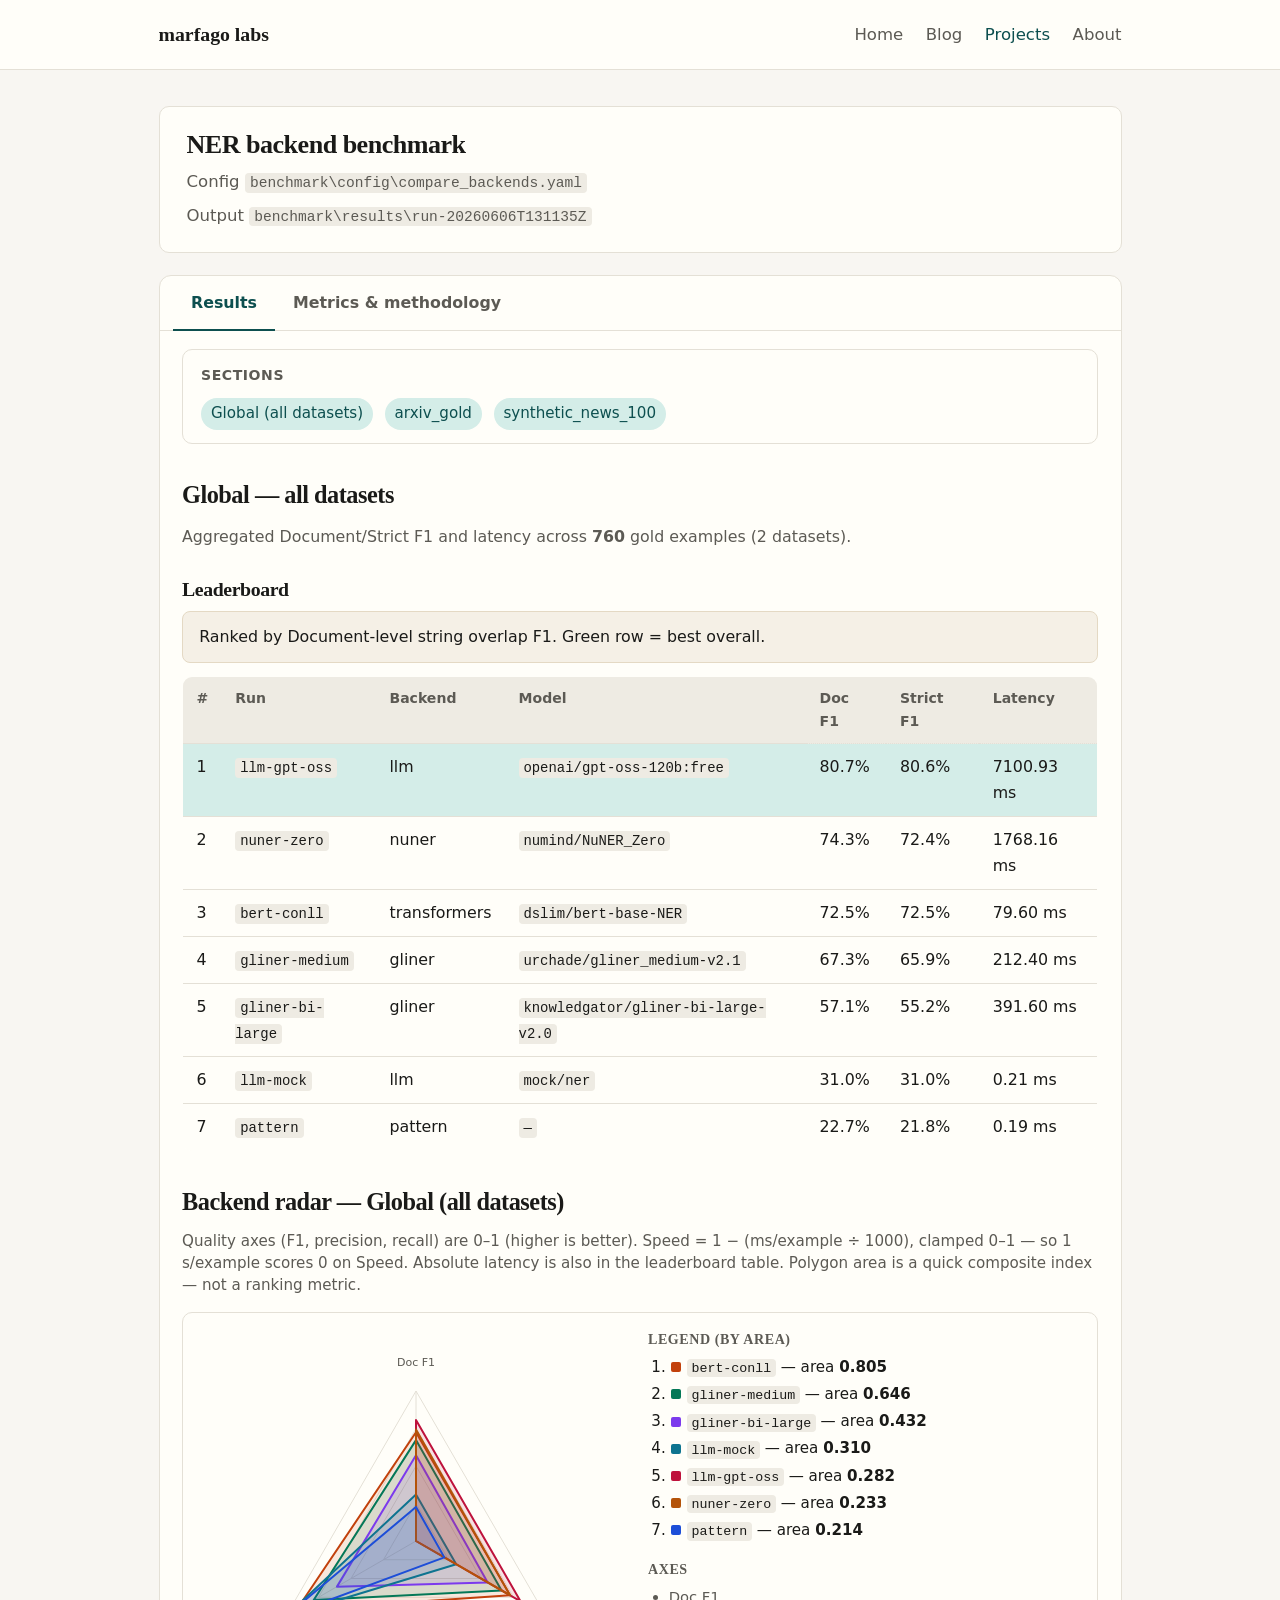
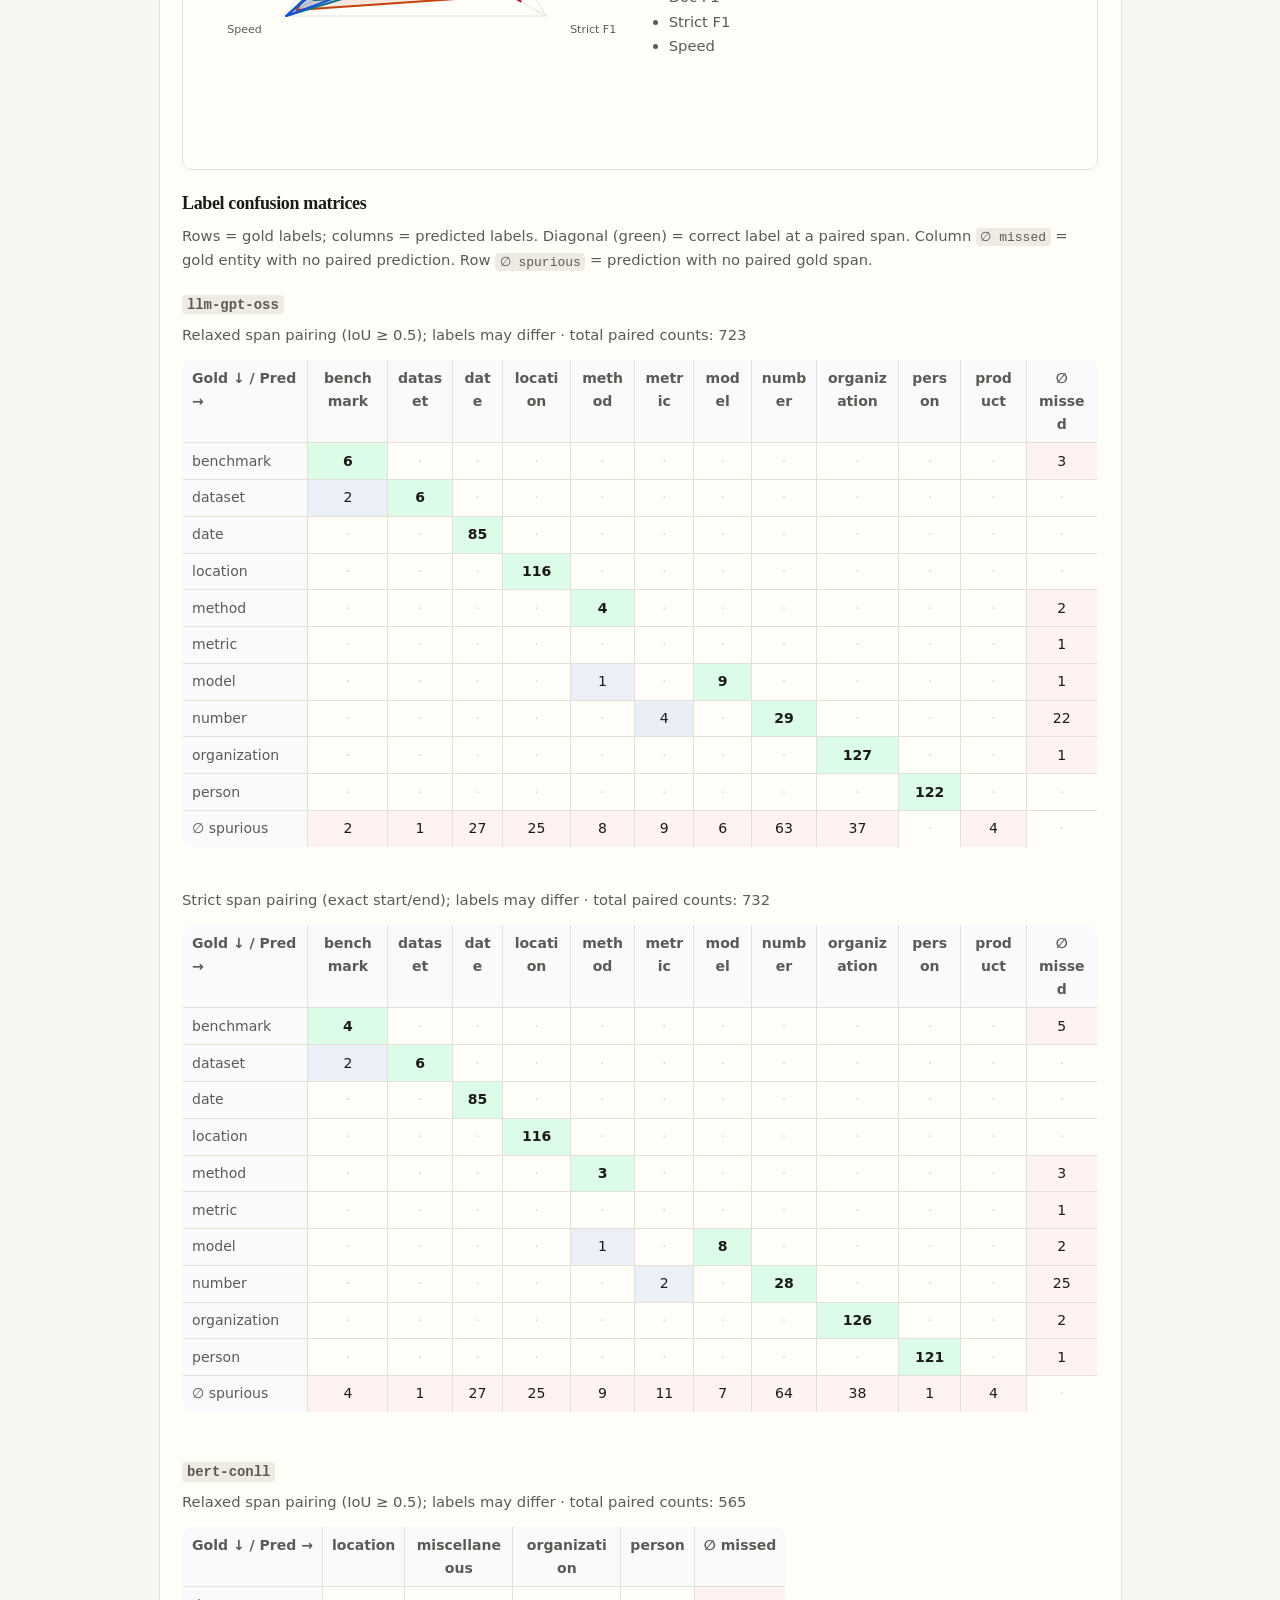
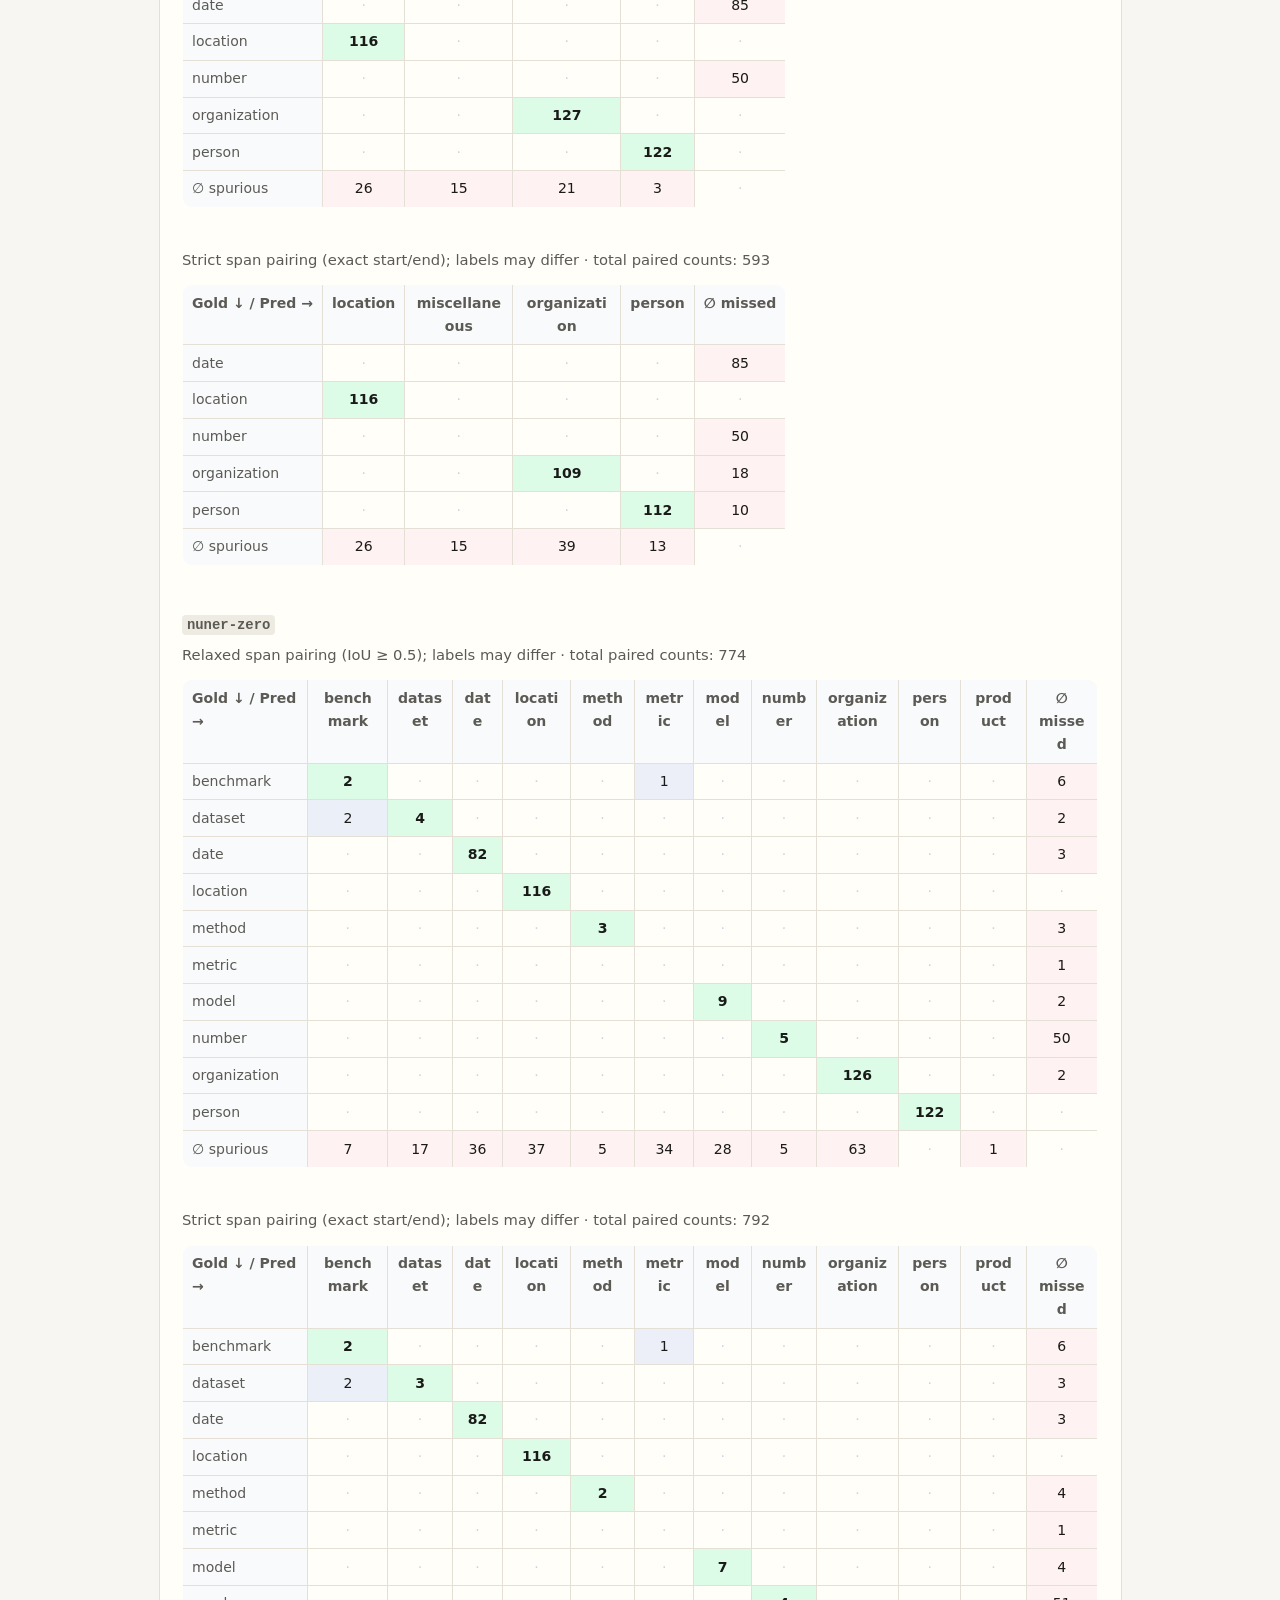
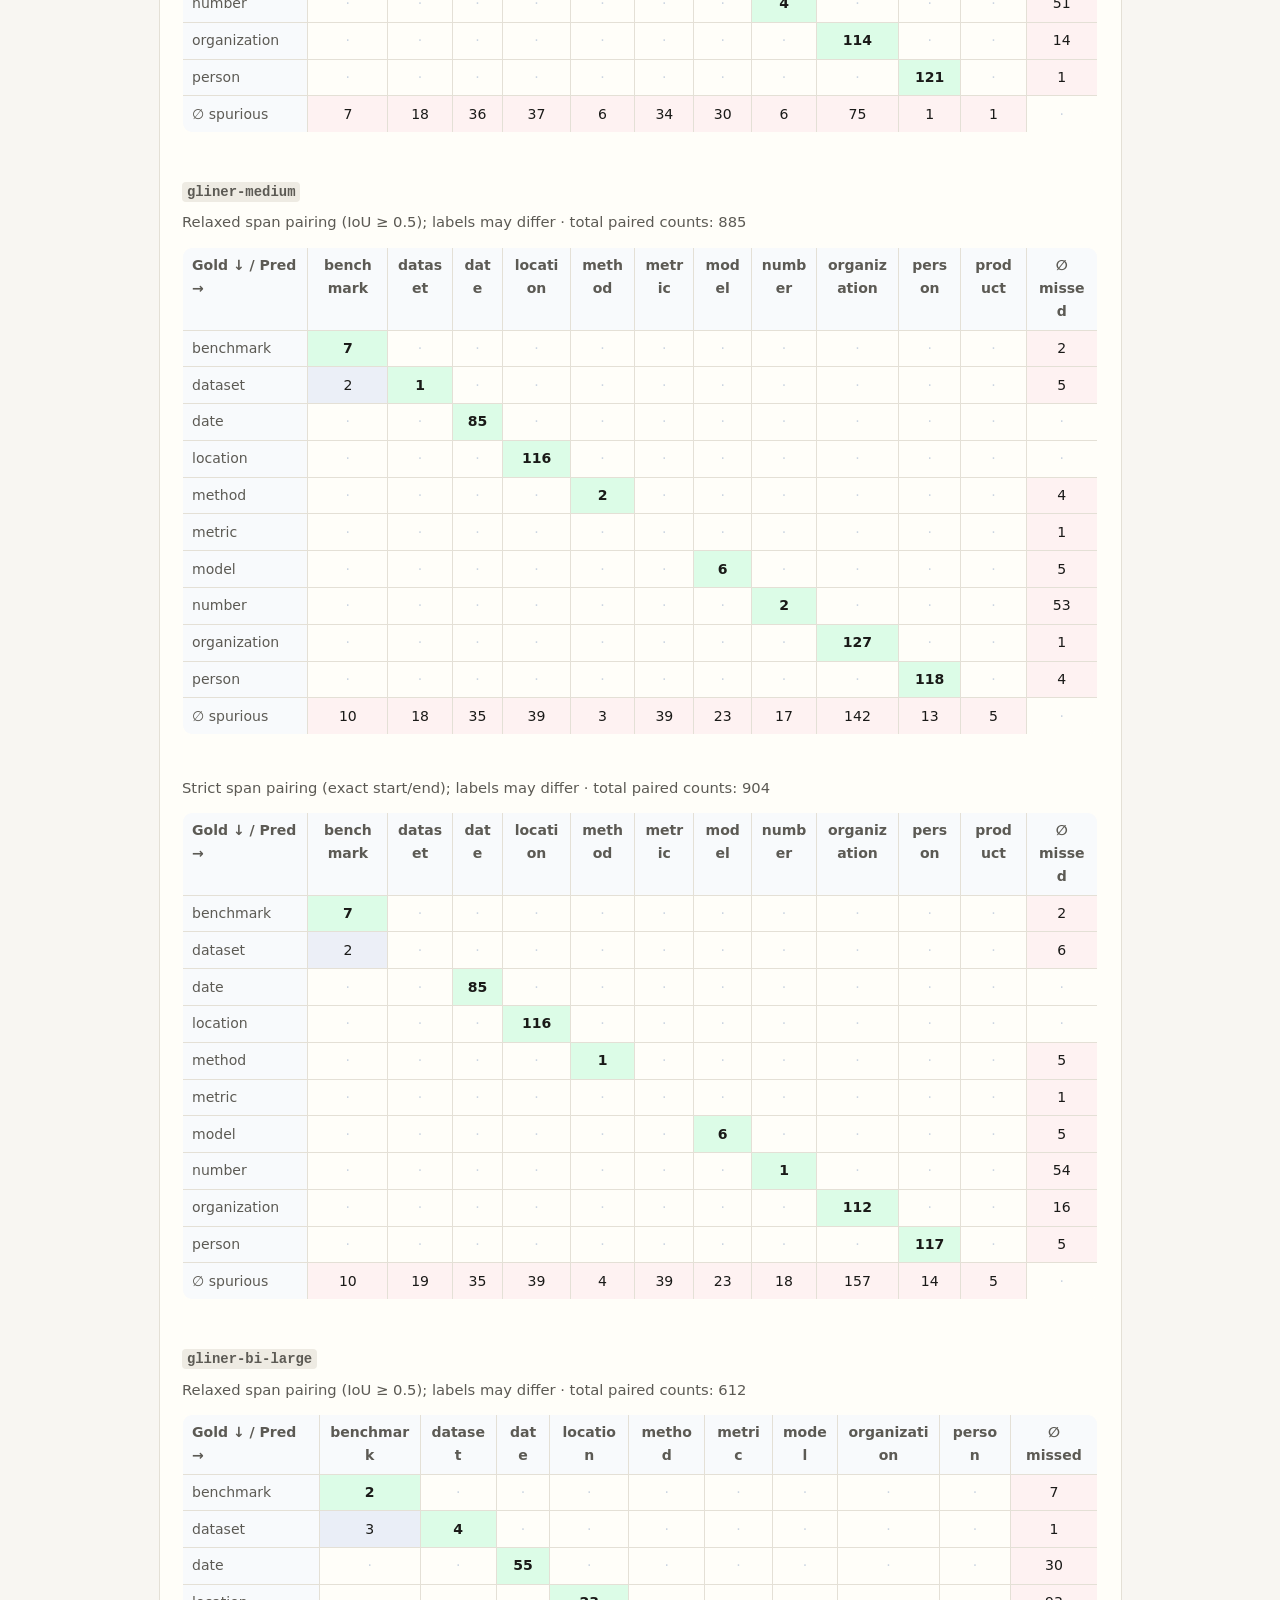
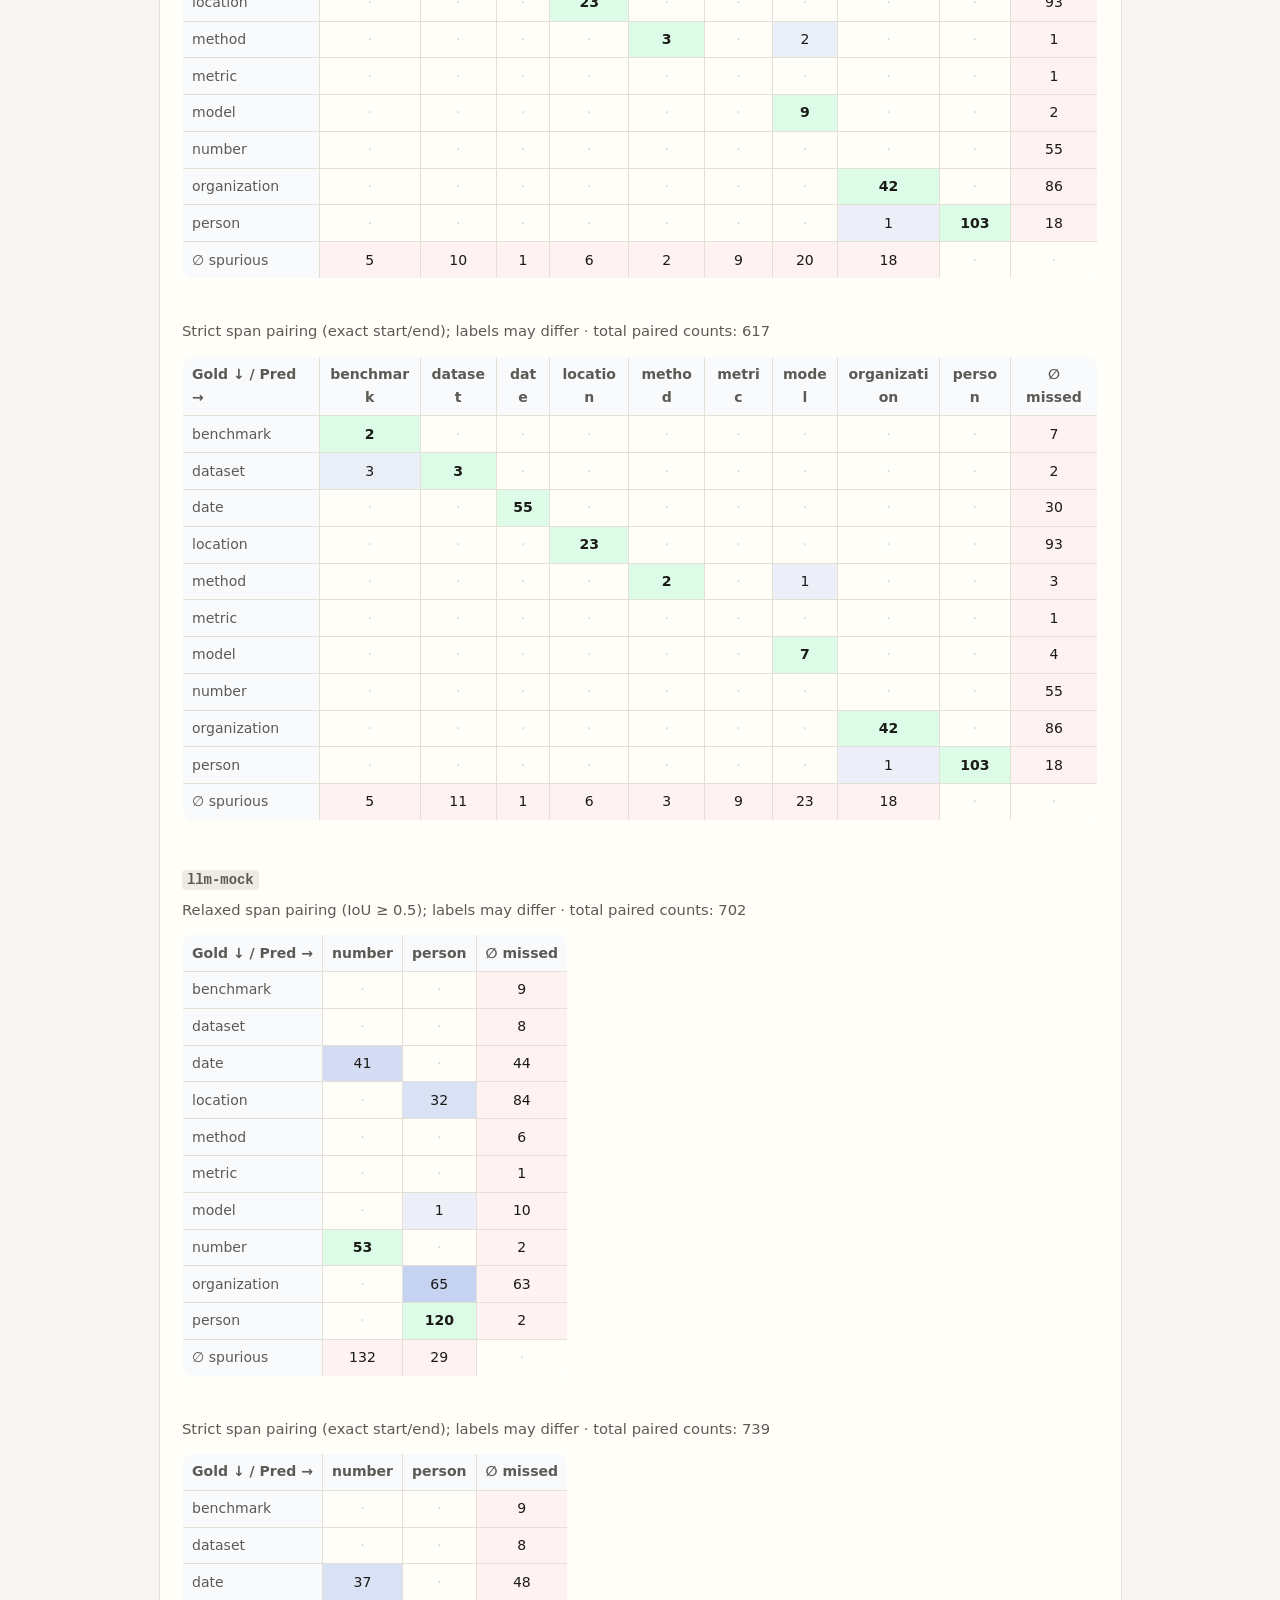
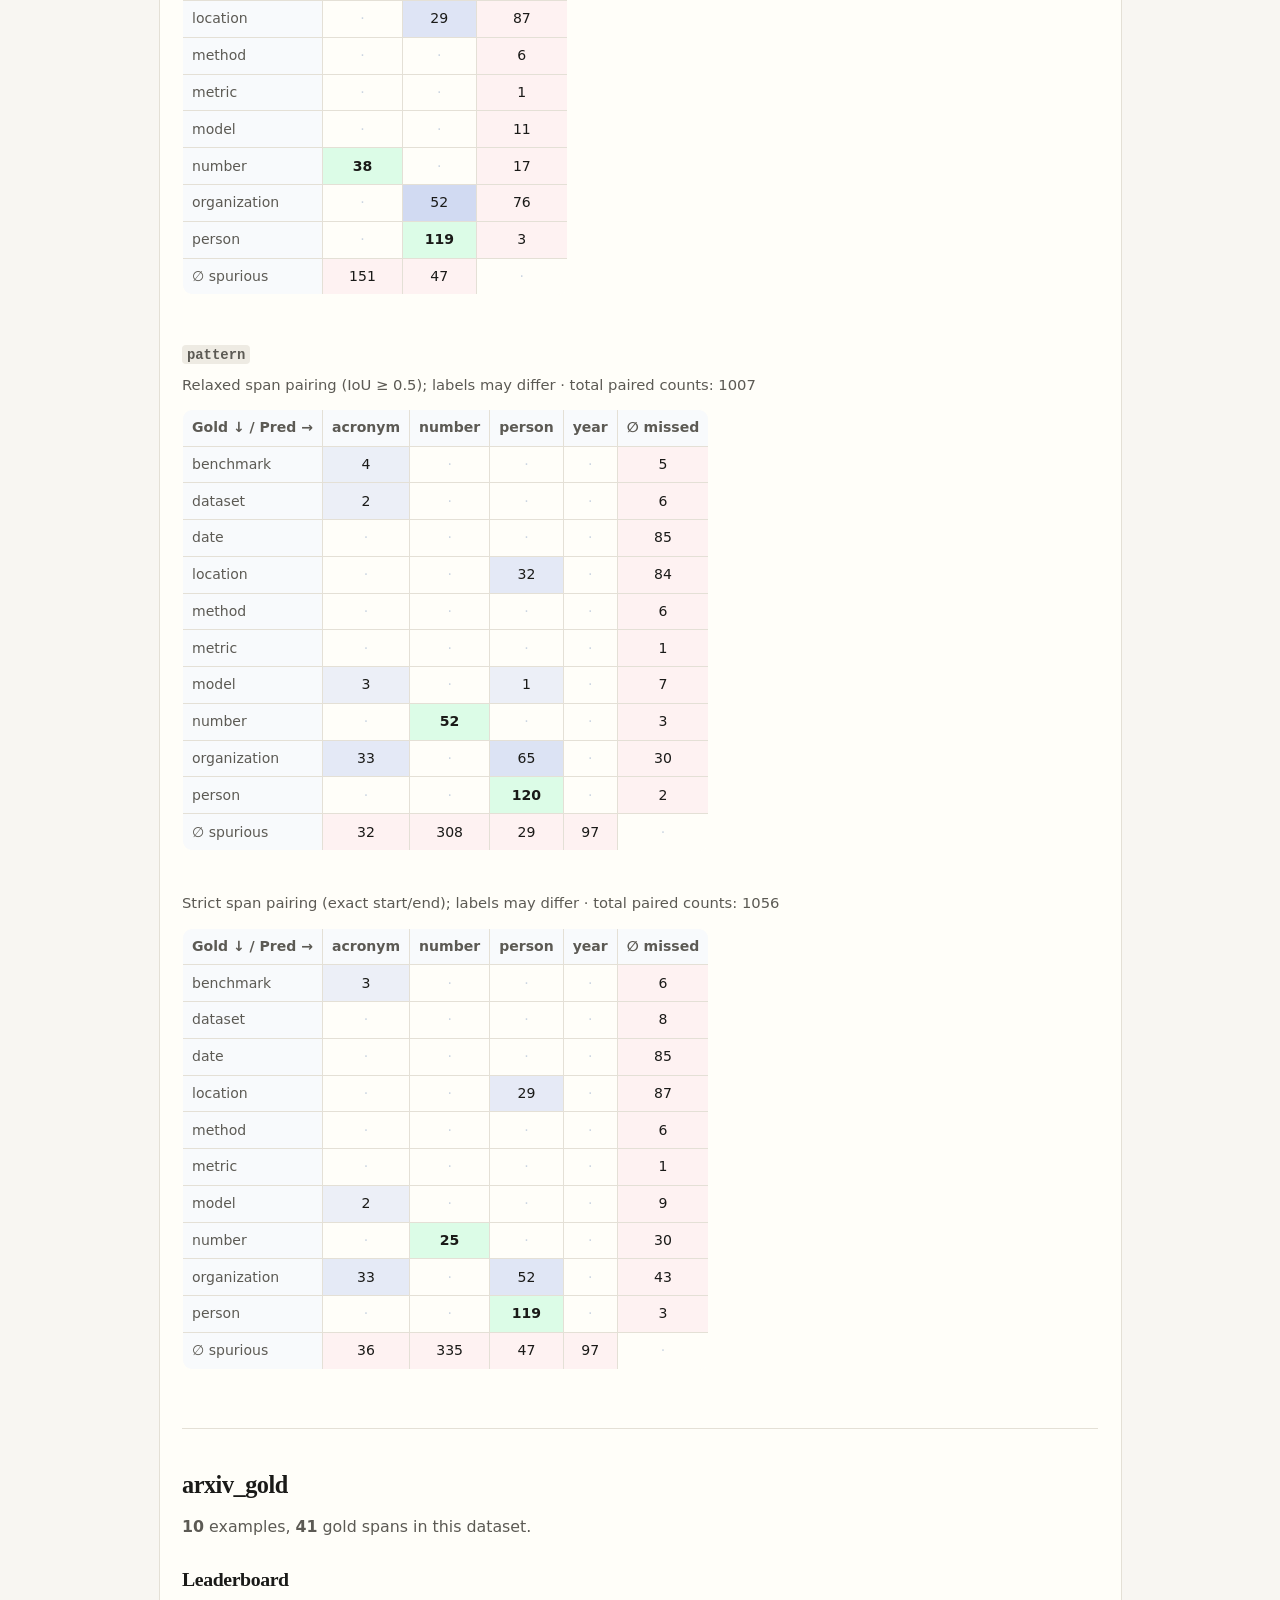
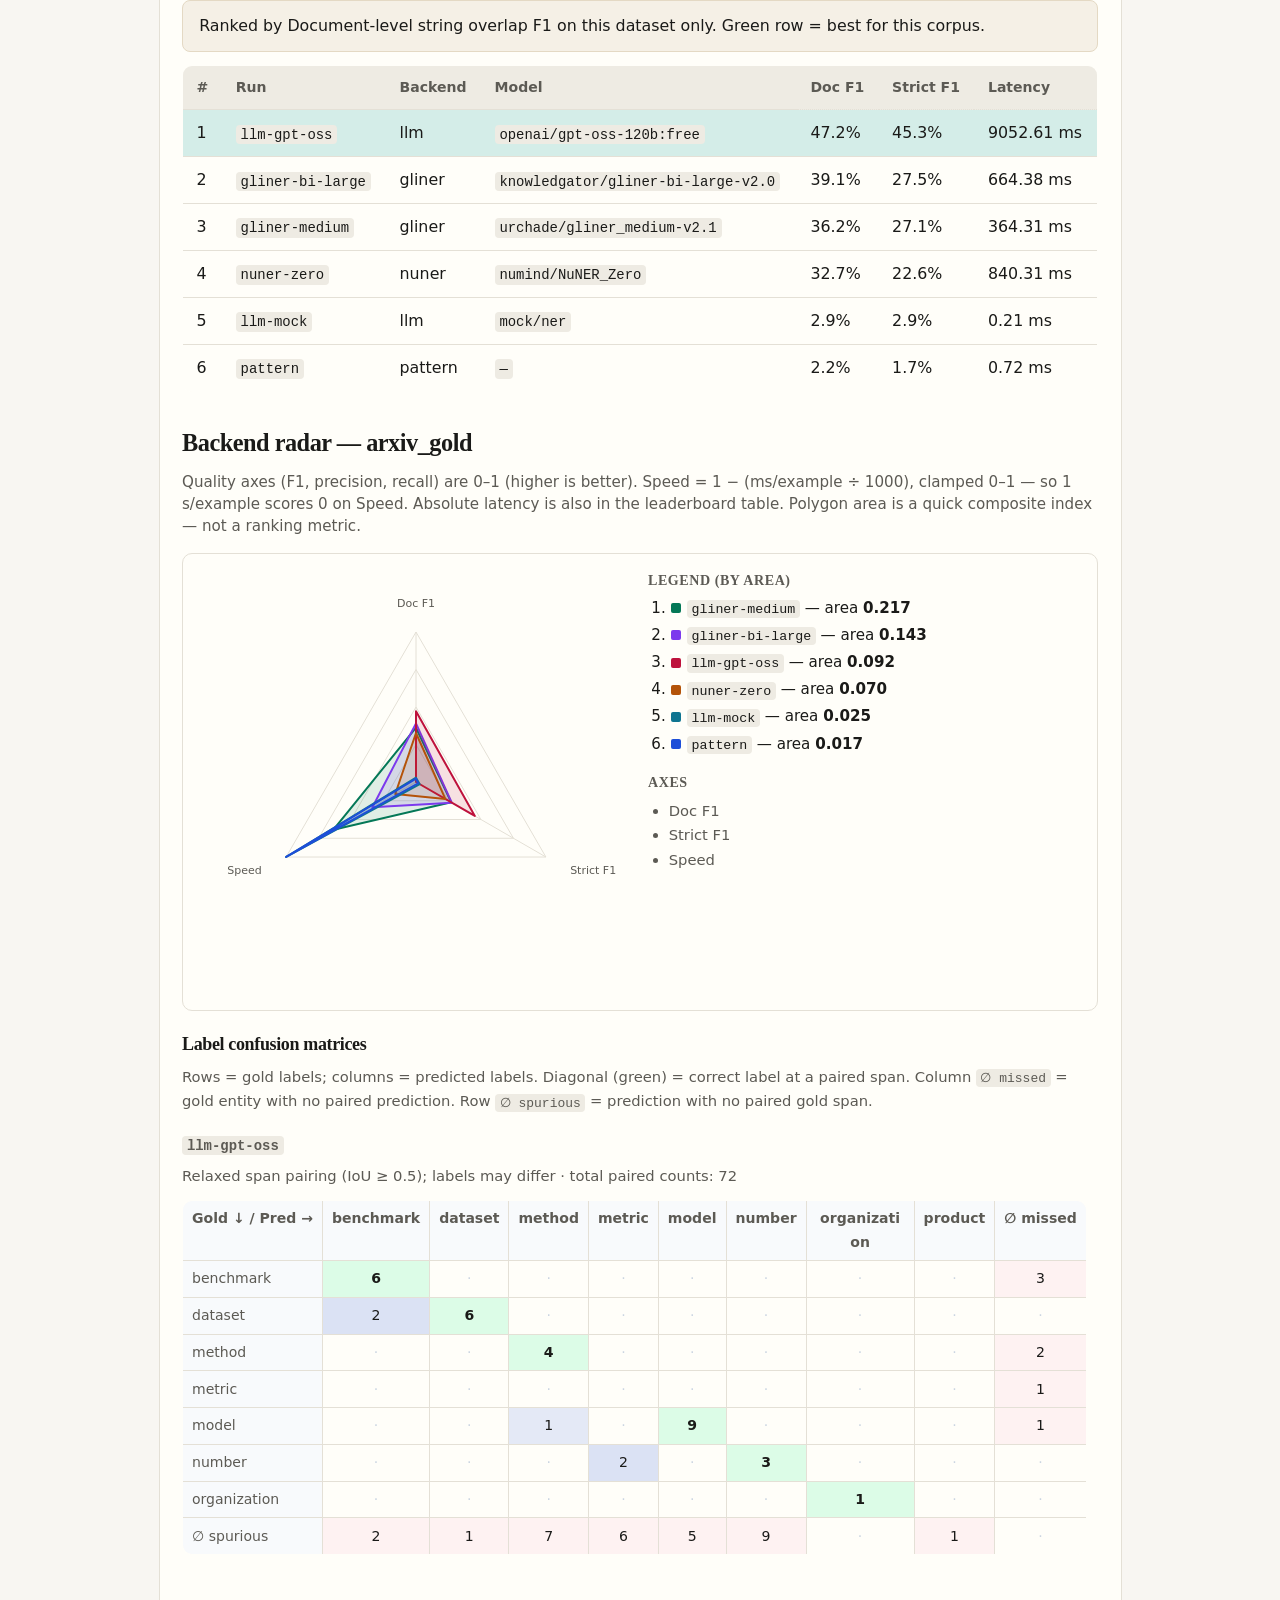
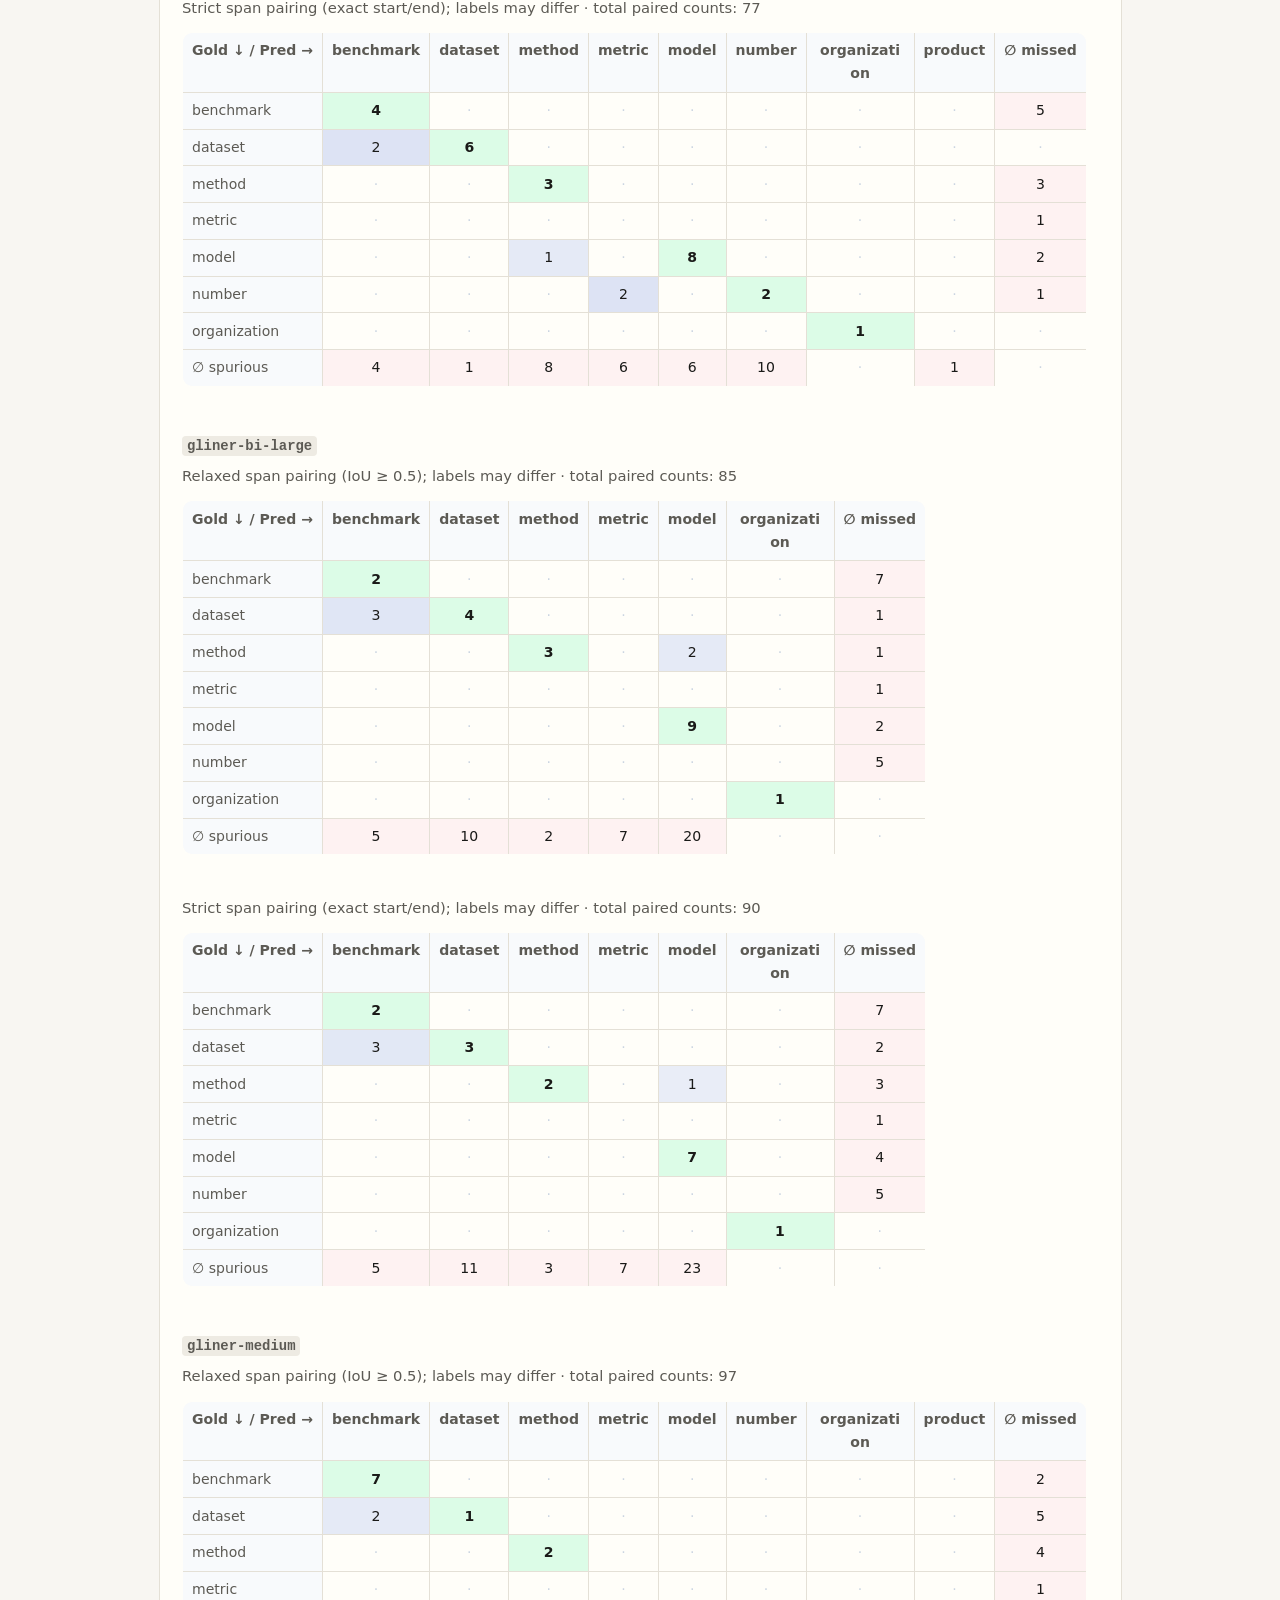
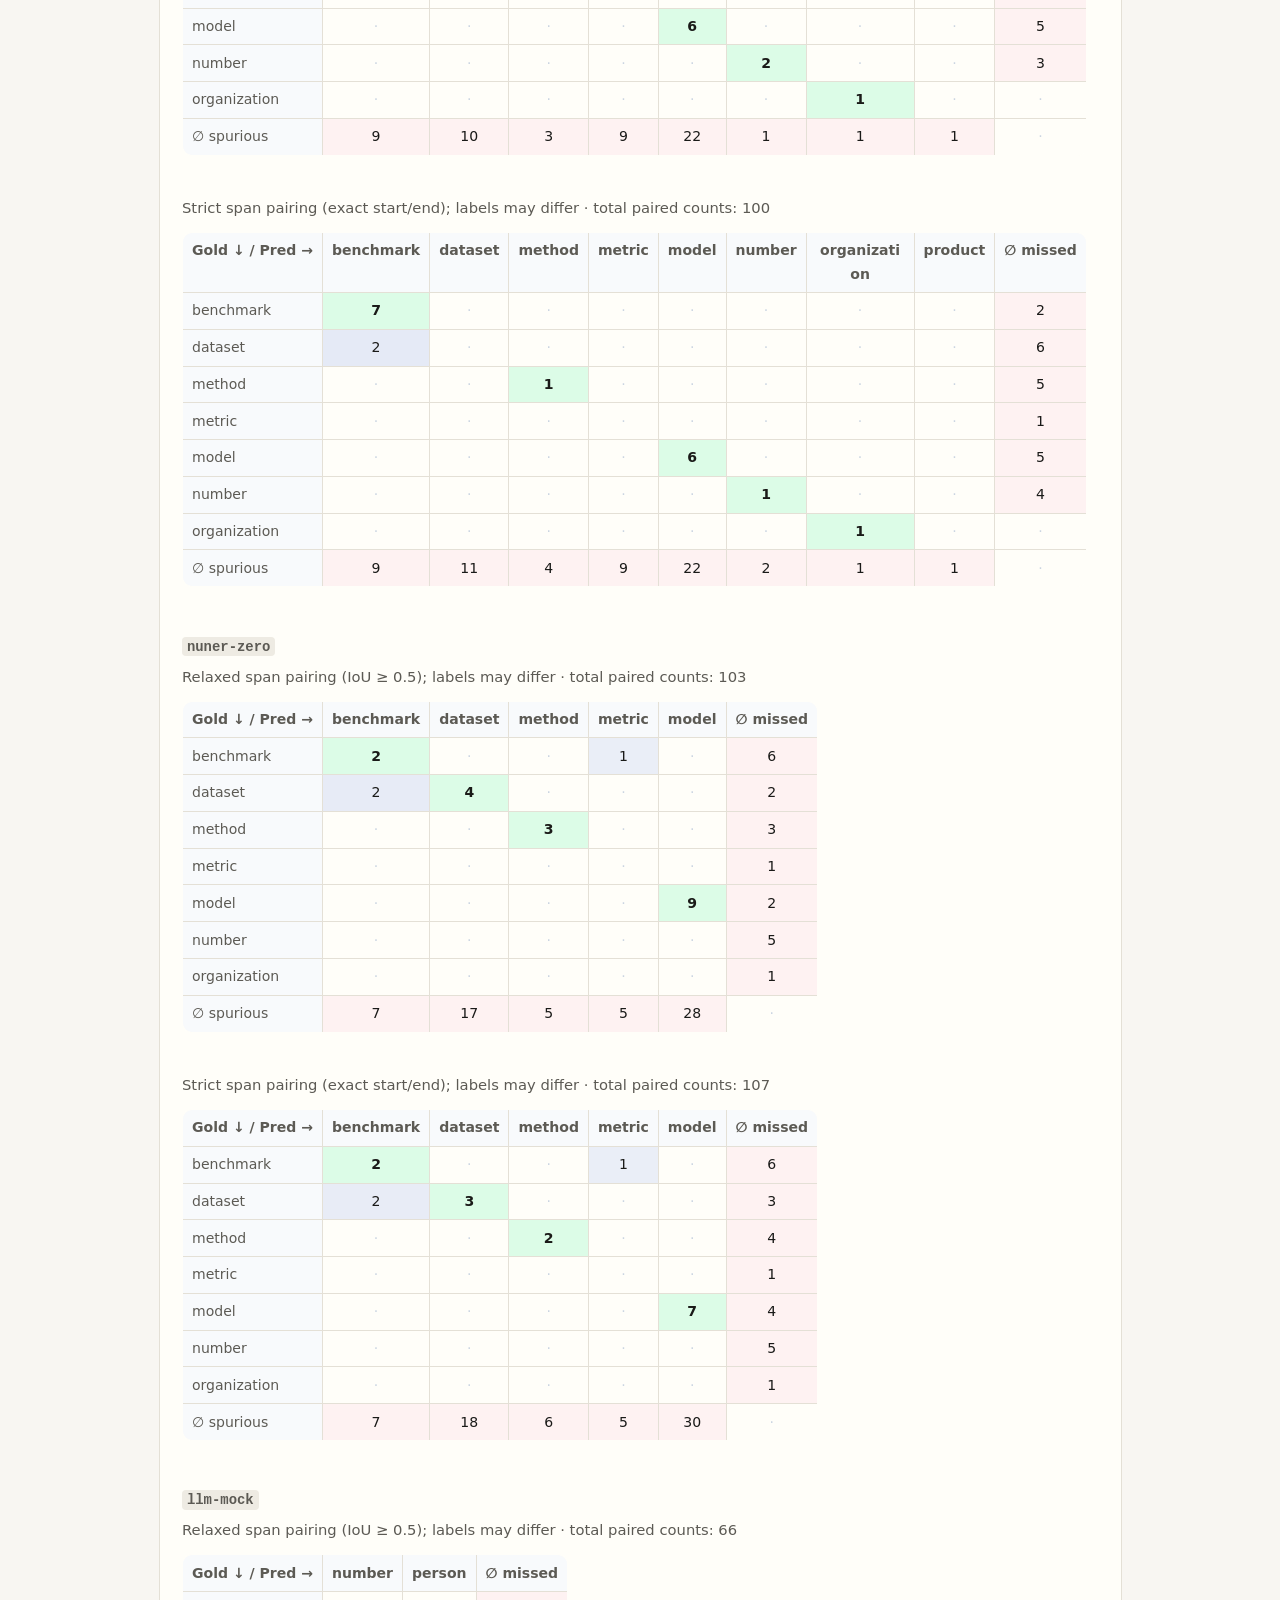
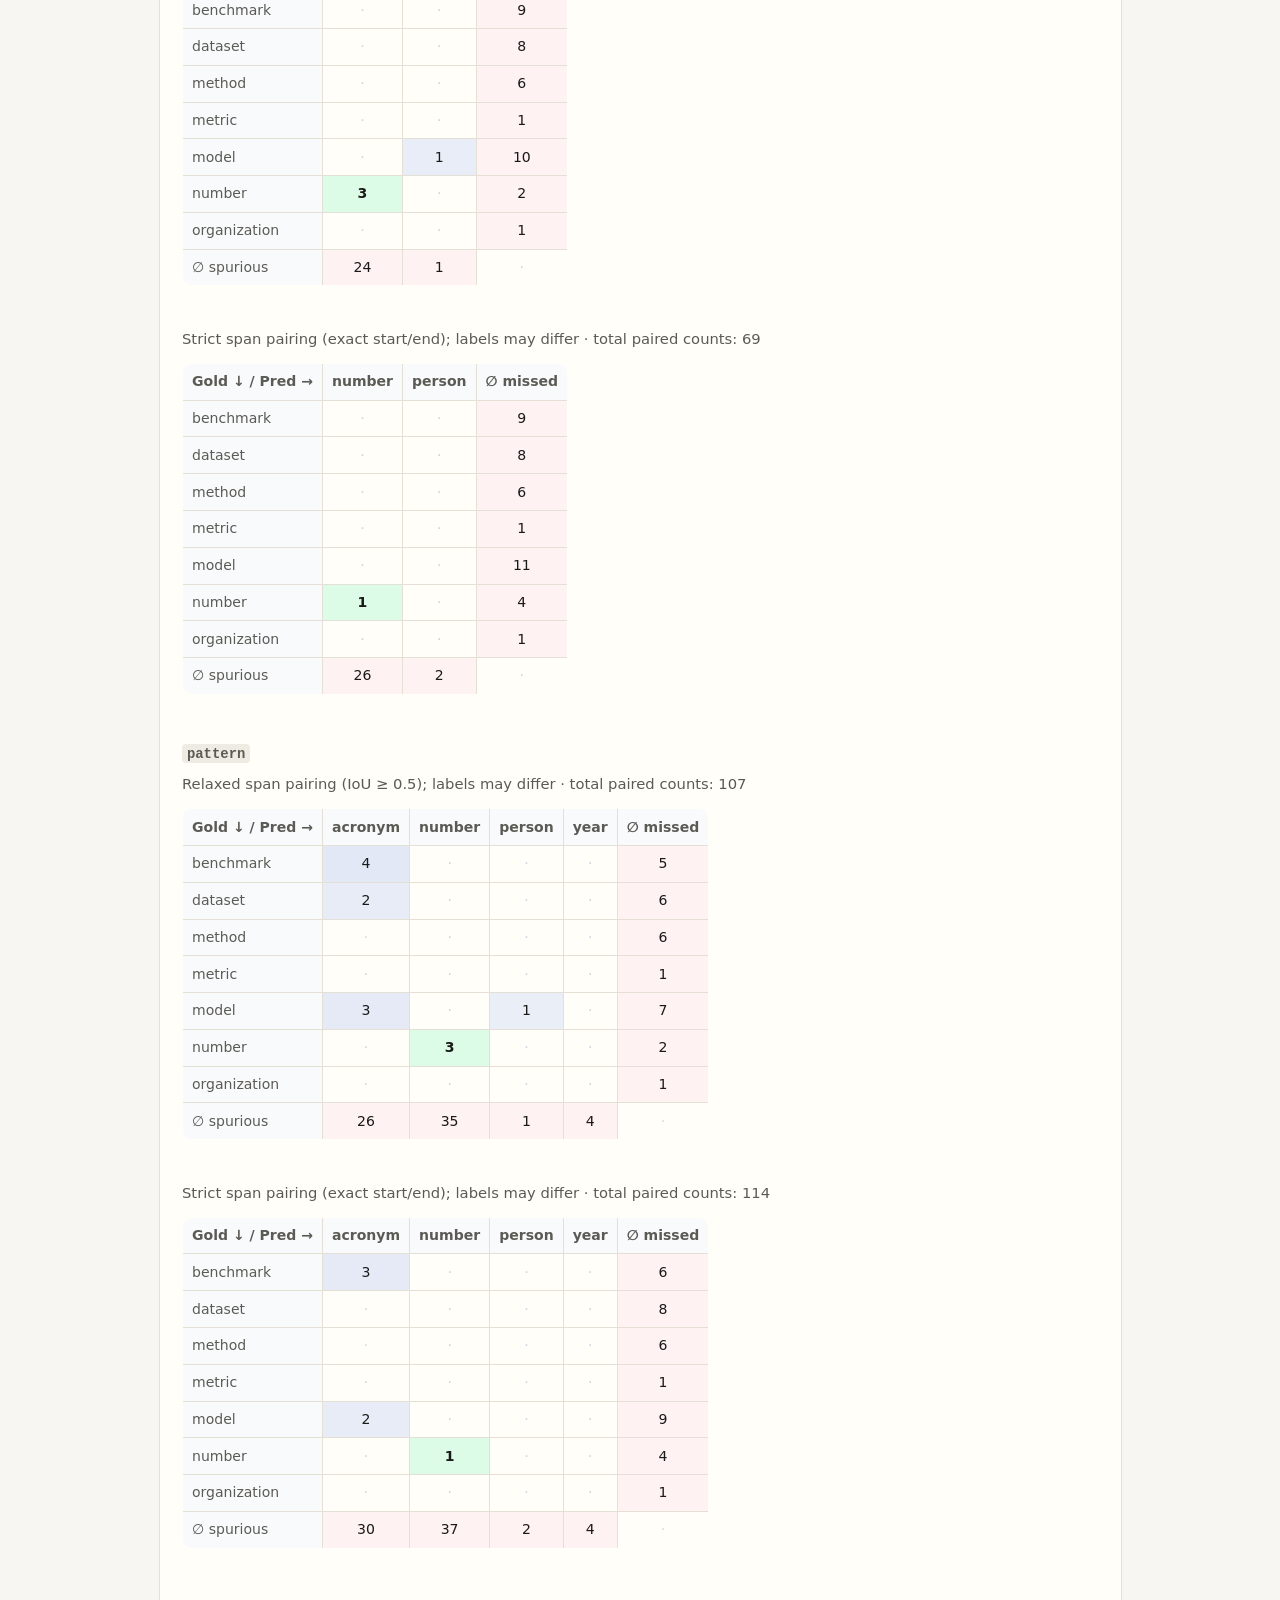
<file: docs/benchmark-report/index.html>
<!DOCTYPE html>
<html lang="en">
<head>
  <meta charset="utf-8" />
  <meta name="viewport" content="width=device-width, initial-scale=1" />
  <title>NER backend benchmark — ner-detector</title>
  <style>
/* marfago-labs shared theme — org site, ner-dataset stats, ner-detector reports */
:root {
  --bg: #f8f6f2;
  --surface: #fffef9;
  --text: #1a1a18;
  --muted: #5c5a54;
  --accent: #0d4f4f;
  --accent-hover: #0a3d3d;
  --border: #e4e0d6;
  --code-bg: #eeebe3;
  --highlight: #d4ede8;
  --notice-bg: #f5f0e6;
  --notice-border: #e4d9c4;
  --wide: 56rem;
  --font-sans: "Segoe UI", system-ui, -apple-system, sans-serif;
  --font-serif: Georgia, "Times New Roman", serif;
}

*,
*::before,
*::after {
  box-sizing: border-box;
}

html {
  font-size: 18px;
  scroll-behavior: smooth;
}

body {
  margin: 0;
  font-family: var(--font-sans);
  line-height: 1.65;
  color: var(--text);
  background: var(--bg);
  -webkit-font-smoothing: antialiased;
}

a {
  color: var(--accent);
  text-decoration-thickness: 1px;
  text-underline-offset: 3px;
}

a:hover {
  color: var(--accent-hover);
}

h1,
h2,
h3 {
  font-family: var(--font-serif);
  font-weight: 600;
  line-height: 1.25;
  letter-spacing: -0.02em;
}

h1 {
  font-size: 2.25rem;
  margin: 0 0 0.75rem;
}

h2 {
  font-size: 1.35rem;
  margin: 2rem 0 0.75rem;
}

h3 {
  font-size: 1.1rem;
  margin: 1.5rem 0 0.5rem;
}

p {
  margin: 0 0 1rem;
}

code {
  font-size: 0.88em;
  background: var(--code-bg);
  padding: 0.12em 0.35em;
  border-radius: 4px;
}

.muted {
  color: var(--muted);
  font-size: 0.92rem;
}

.lead {
  font-size: 1.05rem;
  color: var(--muted);
}

/* Site chrome */
.site-header {
  border-bottom: 1px solid var(--border);
  background: var(--surface);
}

.site-header .wrap {
  max-width: var(--wide);
  margin: 0 auto;
  padding: 1rem 1.25rem;
  display: flex;
  align-items: center;
  justify-content: space-between;
  gap: 1rem;
  flex-wrap: wrap;
}

.site-header .brand {
  font-family: var(--font-serif);
  font-weight: 600;
  font-size: 1.1rem;
  text-decoration: none;
  color: var(--text);
}

.site-header .brand:hover {
  color: var(--accent);
}

.site-header nav {
  display: flex;
  gap: 1.25rem;
  flex-wrap: wrap;
}

.site-header .nav-link {
  text-decoration: none;
  color: var(--muted);
  font-size: 0.92rem;
}

.site-header .nav-link:hover,
.site-header .nav-link.active {
  color: var(--accent);
}

.site-footer {
  margin-top: 3rem;
  border-top: 1px solid var(--border);
  padding: 2rem 0 2.5rem;
}

.site-footer .wrap {
  max-width: var(--wide);
  margin: 0 auto;
  padding: 0 1.25rem;
}

.site-footer .small {
  font-size: 0.85rem;
  margin-top: 0.5rem;
}

.main {
  max-width: var(--wide);
  margin: 0 auto;
  padding: 2rem 1.25rem 3rem;
}

.page-title {
  margin-bottom: 0.25rem;
}

.page-sub {
  color: var(--muted);
  font-size: 0.92rem;
  margin: 0 0 1.5rem;
}

/* Tables */
table {
  width: 100%;
  border-collapse: collapse;
  background: var(--surface);
  border: 1px solid var(--border);
  border-radius: 10px;
  overflow: hidden;
  font-size: 0.88rem;
  margin-bottom: 1.5rem;
}

th,
td {
  padding: 0.55rem 0.75rem;
  text-align: left;
  border-bottom: 1px solid var(--border);
  vertical-align: top;
}

th {
  background: var(--code-bg);
  color: var(--muted);
  font-size: 0.78rem;
  font-weight: 600;
}

tr:last-child td {
  border-bottom: none;
}

.num {
  text-align: right;
  font-variant-numeric: tabular-nums;
}

tr.total td {
  border-top: 2px solid var(--border);
}

tr.rank-1 {
  background: var(--highlight);
}

/* Cards & datasets */
.card,
.dataset {
  background: var(--surface);
  border: 1px solid var(--border);
  border-radius: 10px;
  padding: 1.25rem 1.4rem;
  margin-bottom: 1.25rem;
}

.notice {
  background: var(--notice-bg);
  border: 1px solid var(--notice-border);
  border-radius: 8px;
  padding: 0.65rem 0.9rem;
  font-size: 0.88rem;
  margin-bottom: 1rem;
}

.nav-inline {
  display: flex;
  flex-wrap: wrap;
  gap: 0.5rem 1rem;
  margin-bottom: 1.5rem;
  font-size: 0.9rem;
}

.nav-inline a {
  text-decoration: none;
}

.kpis {
  display: grid;
  grid-template-columns: repeat(auto-fill, minmax(110px, 1fr));
  gap: 0.75rem;
  margin: 1rem 0;
}

.kpi {
  background: var(--code-bg);
  border-radius: 8px;
  padding: 0.65rem 0.75rem;
  text-align: center;
}

.kpi .value {
  display: block;
  font-size: 1.15rem;
  font-weight: 600;
}

.kpi .name {
  font-size: 0.72rem;
  color: var(--muted);
  text-transform: uppercase;
  letter-spacing: 0.03em;
}

table.bars td.bar span {
  display: block;
  height: 0.55rem;
  background: var(--accent);
  border-radius: 3px;
  min-width: 2px;
}

/* Report-specific */
header.page {
  background: var(--surface);
  border: 1px solid var(--border);
  border-radius: 10px;
  padding: 1.25rem 1.5rem;
  margin-bottom: 1.25rem;
}

header.page h1 {
  font-size: 1.45rem;
  margin: 0;
}

header.page .sub {
  color: var(--muted);
  font-size: 0.92rem;
  margin: 0.35rem 0 0;
}

section.block {
  margin-bottom: 1.5rem;
}

section.block h2,
section.block h3 {
  font-family: var(--font-serif);
}

.report-index {
  display: flex;
  flex-wrap: wrap;
  gap: 0.45rem 0.65rem;
  background: var(--surface);
  border: 1px solid var(--border);
  border-radius: 10px;
  padding: 0.75rem 1rem;
  margin-bottom: 1.25rem;
}

.report-index a {
  font-size: 0.84rem;
  text-decoration: none;
  padding: 0.2rem 0.55rem;
  border-radius: 999px;
  background: var(--highlight);
}

.report-index .index-label {
  width: 100%;
  margin: 0 0 0.15rem;
  font-size: 0.78rem;
  font-weight: 600;
  color: var(--muted);
  text-transform: uppercase;
  letter-spacing: 0.04em;
}

.dataset-section {
  scroll-margin-top: 1rem;
  padding-top: 0.25rem;
  border-top: 1px solid var(--border);
  margin-top: 1.75rem;
}

.dataset-section:first-of-type {
  border-top: none;
  margin-top: 0;
  padding-top: 0;
}

.dataset-section .section-sub {
  color: var(--muted);
  font-size: 0.88rem;
  margin: 0 0 0.85rem;
}

.err {
  color: #9b2c2c;
  font-size: 0.84rem;
}

table.summary,
table.quality {
  margin-bottom: 1.5rem;
}

table.quality {
  font-size: 0.88rem;
  margin-bottom: 0.75rem;
}

.quality-note {
  font-size: 0.82rem;
  margin: 0 0 1rem;
}

.meta {
  font-size: 0.9rem;
  color: var(--muted);
  margin: 0.35rem 0;
}

table.bars {
  font-size: 0.88rem;
}

table.bars th {
  font-weight: 500;
}

table.bars td {
  padding: 0.35rem 0.5rem;
  vertical-align: middle;
}

table.bars .bar {
  width: 40%;
}


    .report-tabs section.block { margin-bottom: 1.25rem; }
    .report-tabs section.block:last-child { margin-bottom: 0; }
    .report-tabs .notice { margin-bottom: 0.75rem; }
    th[title] { cursor: help; border-bottom: 1px dotted var(--border); }

    .confusion-section { margin-top: 1.25rem; }
    .confusion-section h3 { font-size: 1rem; margin: 0 0 0.5rem; }
    .confusion-section h4 {
      font-size: 0.88rem; font-weight: 600; margin: 1rem 0 0.35rem;
      color: var(--muted);
    }
    .confusion-note {
      font-size: 0.82rem; color: var(--muted); margin: 0 0 0.65rem;
    }
    .confusion-wrap {
      overflow-x: auto; margin-bottom: 0.75rem;
    }
    table.confusion-matrix {
      width: auto; min-width: 280px; border-collapse: collapse;
      font-size: 0.78rem;
    }
    table.confusion-matrix th, table.confusion-matrix td {
      padding: 0.35rem 0.5rem; text-align: center; border: 1px solid var(--border);
      min-width: 2.5rem;
    }
    table.confusion-matrix th.corner {
      text-align: left; background: #f8fafc; font-weight: 600;
    }
    table.confusion-matrix th.col-head {
      writing-mode: horizontal-tb; max-width: 6rem;
      word-break: break-word; background: #f8fafc;
    }
    table.confusion-matrix th.row-head {
      text-align: left; background: #f8fafc; font-weight: 500;
      white-space: nowrap;
    }
    table.confusion-matrix td.cell-zero { color: #cbd5e1; }
    table.confusion-matrix td.cell-hit {
      background: #dcfce7; font-weight: 600;
    }
    table.confusion-matrix td.cell-off {
      background: #fff7ed;
    }
    table.confusion-matrix td.cell-miss, table.confusion-matrix td.cell-spurious {
      background: #fef2f2;
    }


    .report-tabs {
      background: var(--surface);
      border: 1px solid var(--border);
      border-radius: 12px;
      padding: 0 0 1.25rem;
      margin-bottom: 1.25rem;
    }
    .report-tabs > input.tab-input {
      position: absolute;
      opacity: 0;
      pointer-events: none;
    }
    .tab-bar {
      display: flex;
      gap: 0;
      border-bottom: 1px solid var(--border);
      padding: 0 0.75rem;
    }
    .tab-bar label {
      display: inline-block;
      padding: 0.75rem 1rem;
      margin-bottom: -1px;
      cursor: pointer;
      font-size: 0.88rem;
      font-weight: 600;
      color: var(--muted);
      border-bottom: 2px solid transparent;
    }
    .tab-bar label:hover { color: var(--text); }
    .report-tabs .tab-panel {
      display: none;
      padding: 1rem 1.25rem 0;
    }
    .method-body { font-size: 0.84rem; color: var(--muted); max-width: none; }
    .method-lead { margin: 0 0 0.65rem; color: var(--text); }
    .method-caveat {
      margin: 0 0 0.65rem; padding: 0.5rem 0.65rem; background: #fffbeb;
      border: 1px solid #fde68a; border-radius: 6px; font-size: 0.82rem;
    }
    .method-body h3 {
      margin: 0.85rem 0 0.35rem; font-size: 0.78rem; font-weight: 600; color: var(--text);
      text-transform: uppercase; letter-spacing: 0.04em;
    }
    .method-body dl { margin: 0; }
    .method-body dt { font-weight: 600; color: var(--text); margin-top: 0.45rem; font-size: 0.84rem; }
    .method-body dd { margin: 0.1rem 0 0; line-height: 1.4; }
    .method-body p { margin: 0.35rem 0 0; line-height: 1.45; }
    .method-body a { color: var(--accent); text-decoration: none; }
    .method-body a:hover { text-decoration: underline; }
    .method-body ul, .method-body ol { margin: 0.35rem 0 0; padding-left: 1.25rem; line-height: 1.45; }
    .method-body li { margin: 0.2rem 0; }
    .metric-block {
      margin: 1rem 0 0;
      padding: 0.85rem 1rem;
      background: #f8fafc;
      border: 1px solid var(--border);
      border-radius: 8px;
    }
    .metric-block h4 {
      margin: 0 0 0.5rem;
      font-size: 0.9rem;
      font-weight: 600;
      color: var(--text);
    }
    .metric-block p { margin: 0.4rem 0 0; }
    .metric-block p strong { color: var(--text); }
    .metric-block ul {
      margin: 0.35rem 0 0;
      padding-left: 1.25rem;
      line-height: 1.45;
    }
    .metric-block li { margin: 0.2rem 0; }
    .method-refs {
      margin-top: 1.25rem;
      padding-top: 1rem;
      border-top: 1px solid var(--border);
      font-size: 0.8rem;
    }
    .method-refs h3 { margin: 0 0 0.5rem; font-size: 0.78rem; }
    .method-refs ul { margin: 0; padding-left: 1.25rem; line-height: 1.5; }
    .run-spec {
      margin: 0.5rem 0 0;
      padding: 0.5rem 0.65rem;
      background: var(--surface);
      border: 1px solid var(--border);
      border-radius: 6px;
      font-size: 0.82rem;
    }
    .run-spec code { font-size: 0.8rem; }

    #ner-bench-results:checked ~ .tab-bar label[for="ner-bench-results"],
    #ner-bench-methodology:checked ~ .tab-bar label[for="ner-bench-methodology"] {
      color: var(--accent);
      border-bottom-color: var(--accent);
    }
    #ner-bench-results:checked ~ .tab-panel-results { display: block; }
    #ner-bench-methodology:checked ~ .tab-panel-methodology { display: block; }



    .radar-section { margin-bottom: 1.5rem; }
    .radar-note {
      font-size: 0.84rem; color: var(--muted); margin: 0 0 0.85rem; line-height: 1.45;
    }
    .radar-layout {
      display: flex; flex-wrap: wrap; gap: 1.25rem; align-items: flex-start;
      background: var(--surface); border: 1px solid var(--border); border-radius: 10px;
      padding: 1rem 1.25rem;
    }
    .radar-figure { margin: 0; flex: 0 0 auto; }
    .radar-chart { display: block; max-width: 100%; height: auto; }
    .radar-grid { fill: none; stroke: var(--border); stroke-width: 1; }
    .radar-spoke { stroke: var(--border); stroke-width: 1; }
    .radar-axis-label {
      font-size: 11px; fill: var(--muted); font-family: "Segoe UI", system-ui, sans-serif;
    }
    .radar-model { fill-opacity: 0.12; stroke-width: 2; stroke-linejoin: round; }
    .radar-side { flex: 1 1 220px; min-width: 200px; }
    .radar-subhead {
      margin: 0 0 0.4rem; font-size: 0.78rem; font-weight: 600;
      text-transform: uppercase; letter-spacing: 0.04em; color: var(--muted);
    }
    .radar-legend { margin: 0 0 1rem; padding-left: 1.25rem; font-size: 0.84rem; line-height: 1.55; }
    .radar-legend li { margin: 0.2rem 0; }
    .radar-swatch {
      display: inline-block; width: 10px; height: 10px; border-radius: 2px;
      margin-right: 0.35rem; vertical-align: middle;
    }
    .radar-axes-list { margin: 0; padding-left: 1.15rem; font-size: 0.82rem; color: var(--muted); }


  </style>
</head>
<body>
  <header class="site-header">
  <div class="wrap">
    <a class="brand" href="https://marfago-labs.github.io/">marfago labs</a>
    <nav aria-label="Main"><a class="nav-link" href="https://marfago-labs.github.io/">Home</a><a class="nav-link" href="https://marfago-labs.github.io/blog/">Blog</a><a class="nav-link active" href="https://marfago-labs.github.io/projects/">Projects</a><a class="nav-link" href="https://marfago-labs.github.io/about/">About</a></nav>
  </div>
</header>
  <main class="main">
    <header class="page">
      <h1>NER backend benchmark</h1>
      <p class="sub">Config <code>benchmark\config\compare_backends.yaml</code></p>
      <p class="sub">Output <code>benchmark\results\run-20260606T131135Z</code></p>

    </header>


    <div class="report-tabs">
      <input type="radio" name="ner-bench-tab" id="ner-bench-results" class="tab-input" checked>

      <input type="radio" name="ner-bench-tab" id="ner-bench-methodology" class="tab-input">
      <nav class="tab-bar" aria-label="Report sections">
        <label for="ner-bench-results">Results</label>

        <label for="ner-bench-methodology">Metrics &amp; methodology</label>
      </nav>
      <div class="tab-panel tab-panel-results">



    <nav class="report-index" aria-label="Report sections">
      <p class="index-label">Sections</p>
      <a href="#global">Global (all datasets)</a><a href="#dataset-arxiv-gold">arxiv_gold</a><a href="#dataset-synthetic-news-100">synthetic_news_100</a>
    </nav>


    <section class="dataset-section" id="global">
      <h2>Global — all datasets</h2>
      <p class="section-sub">Aggregated Document/Strict F1 and latency across
      <strong>760</strong> gold examples (2 datasets).</p>
      <section class="block">
        <h3>Leaderboard</h3>
        <p class="notice">Ranked by Document-level string overlap F1. Green row = best overall.</p>

      <table>
        <thead>
          <tr>
            <th>#</th>
            <th>Run</th>

            <th>Backend</th>
            <th>Model</th>
            <th title="Document-level unique string match">Doc F1</th>
            <th title="Exact span + unified label match">Strict F1</th>
            <th title="Wall-clock ms per example (inference; load time reported separately in metrics.json)">Latency</th>
          </tr>
        </thead>
        <tbody><tr class='rank-1'><td>1</td><td><code>llm-gpt-oss</code></td><td>llm</td><td><code>openai/gpt-oss-120b:free</code></td><td>80.7%</td><td>80.6%</td><td>7100.93 ms</td></tr><tr class=''><td>2</td><td><code>nuner-zero</code></td><td>nuner</td><td><code>numind/NuNER_Zero</code></td><td>74.3%</td><td>72.4%</td><td>1768.16 ms</td></tr><tr class=''><td>3</td><td><code>bert-conll</code></td><td>transformers</td><td><code>dslim/bert-base-NER</code></td><td>72.5%</td><td>72.5%</td><td>79.60 ms</td></tr><tr class=''><td>4</td><td><code>gliner-medium</code></td><td>gliner</td><td><code>urchade/gliner_medium-v2.1</code></td><td>67.3%</td><td>65.9%</td><td>212.40 ms</td></tr><tr class=''><td>5</td><td><code>gliner-bi-large</code></td><td>gliner</td><td><code>knowledgator/gliner-bi-large-v2.0</code></td><td>57.1%</td><td>55.2%</td><td>391.60 ms</td></tr><tr class=''><td>6</td><td><code>llm-mock</code></td><td>llm</td><td><code>mock/ner</code></td><td>31.0%</td><td>31.0%</td><td>0.21 ms</td></tr><tr class=''><td>7</td><td><code>pattern</code></td><td>pattern</td><td><code>—</code></td><td>22.7%</td><td>21.8%</td><td>0.19 ms</td></tr></tbody>
      </table>

      </section>

    <section class="block radar-section">
      <h2>Backend radar — Global (all datasets)</h2>
      <p class="radar-note">Quality axes (F1, precision, recall) are 0–1 (higher is better).
      Speed = 1 − (ms/example ÷ 1000), clamped 0–1 — so 1 s/example scores 0 on Speed.
      Absolute latency is also in the leaderboard table. Polygon area is a quick composite index —
      not a ranking metric.</p>

      <div class="radar-layout">
        <figure class="radar-figure">
          <svg class="radar-chart" viewBox="0 0 420 420" width="420" height="420" role="img"
               aria-label="Radar chart for Global (all datasets)">
            <polygon points="210.00,172.50 242.48,228.75 177.52,228.75" class="radar-grid" /><polygon points="210.00,135.00 274.95,247.50 145.05,247.50" class="radar-grid" /><polygon points="210.00,97.50 307.43,266.25 112.57,266.25" class="radar-grid" /><polygon points="210.00,60.00 339.90,285.00 80.10,285.00" class="radar-grid" />
            <line x1="210.00" y1="210.00" x2="210.00" y2="60.00" class="radar-spoke" /><line x1="210.00" y1="210.00" x2="339.90" y2="285.00" class="radar-spoke" /><line x1="210.00" y1="210.00" x2="80.10" y2="285.00" class="radar-spoke" />
            <polygon points="210.00,101.29 304.15,264.35 90.44,279.03" class="radar-model" fill="#c2410c" stroke="#c2410c" /><polygon points="210.00,109.10 295.58,259.41 107.69,269.07" class="radar-model" fill="#047857" stroke="#047857" /><polygon points="210.00,124.34 281.68,251.39 130.97,255.63" class="radar-model" fill="#7c3aed" stroke="#7c3aed" /><polygon points="210.00,163.55 250.23,233.22 80.12,284.98" class="radar-model" fill="#0e7490" stroke="#0e7490" /><polygon points="210.00,88.93 314.64,270.41 210.00,210.00" class="radar-model" fill="#be123c" stroke="#be123c" /><polygon points="210.00,98.52 304.04,264.29 210.00,210.00" class="radar-model" fill="#b45309" stroke="#b45309" /><polygon points="210.00,176.01 238.36,226.38 80.12,284.99" class="radar-model" fill="#1d4ed8" stroke="#1d4ed8" />
            <text x="210.00" y="32.00" text-anchor="middle" dominant-baseline="middle" class="radar-axis-label">Doc F1</text><text x="364.15" y="299.00" text-anchor="start" dominant-baseline="middle" class="radar-axis-label">Strict F1</text><text x="55.85" y="299.00" text-anchor="end" dominant-baseline="middle" class="radar-axis-label">Speed</text>
          </svg>
        </figure>
        <div class="radar-side">
          <h3 class="radar-subhead">Legend (by area)</h3>
          <ol class="radar-legend"><li><span class="radar-swatch" style="background:#c2410c"></span><code>bert-conll</code> — area <strong>0.805</strong></li><li><span class="radar-swatch" style="background:#047857"></span><code>gliner-medium</code> — area <strong>0.646</strong></li><li><span class="radar-swatch" style="background:#7c3aed"></span><code>gliner-bi-large</code> — area <strong>0.432</strong></li><li><span class="radar-swatch" style="background:#0e7490"></span><code>llm-mock</code> — area <strong>0.310</strong></li><li><span class="radar-swatch" style="background:#be123c"></span><code>llm-gpt-oss</code> — area <strong>0.282</strong></li><li><span class="radar-swatch" style="background:#b45309"></span><code>nuner-zero</code> — area <strong>0.233</strong></li><li><span class="radar-swatch" style="background:#1d4ed8"></span><code>pattern</code> — area <strong>0.214</strong></li></ol>
          <h3 class="radar-subhead">Axes</h3>
          <ul class="radar-axes-list"><li>Doc F1</li><li>Strict F1</li><li>Speed</li></ul>
        </div>
      </div>
    </section>


    <section class="block confusion-section">
      <h3>Label confusion matrices</h3>
      <p class="confusion-note">Rows = gold labels; columns = predicted labels.
      Diagonal (green) = correct label at a paired span. Column <code>∅ missed</code>
      = gold entity with no paired prediction. Row <code>∅ spurious</code>
      = prediction with no paired gold span.</p>

    <div class="confusion-run">
      <h4><code>llm-gpt-oss</code></h4>

    <div class="confusion-wrap">
      <p class="confusion-note">Relaxed span pairing (IoU ≥ 0.5); labels may differ · total paired counts: 723</p>
      <table class="confusion-matrix" aria-label="Relaxed span pairing (IoU ≥ 0.5); labels may differ">
        <thead>
          <tr>
            <th class="corner" scope="col">Gold ↓ / Pred →</th>
            <th class="col-head" scope="col">benchmark</th><th class="col-head" scope="col">dataset</th><th class="col-head" scope="col">date</th><th class="col-head" scope="col">location</th><th class="col-head" scope="col">method</th><th class="col-head" scope="col">metric</th><th class="col-head" scope="col">model</th><th class="col-head" scope="col">number</th><th class="col-head" scope="col">organization</th><th class="col-head" scope="col">person</th><th class="col-head" scope="col">product</th><th class="col-head" scope="col">∅ missed</th>
          </tr>
        </thead>
        <tbody>
          <tr><th class="row-head" scope="row">benchmark</th><td class="cell-hit">6</td><td class="cell-zero">·</td><td class="cell-zero">·</td><td class="cell-zero">·</td><td class="cell-zero">·</td><td class="cell-zero">·</td><td class="cell-zero">·</td><td class="cell-zero">·</td><td class="cell-zero">·</td><td class="cell-zero">·</td><td class="cell-zero">·</td><td class="cell-miss">3</td></tr><tr><th class="row-head" scope="row">dataset</th><td class="cell-off" style="background-color: rgba(29, 78, 216, 0.086);">2</td><td class="cell-hit">6</td><td class="cell-zero">·</td><td class="cell-zero">·</td><td class="cell-zero">·</td><td class="cell-zero">·</td><td class="cell-zero">·</td><td class="cell-zero">·</td><td class="cell-zero">·</td><td class="cell-zero">·</td><td class="cell-zero">·</td><td class="cell-zero">·</td></tr><tr><th class="row-head" scope="row">date</th><td class="cell-zero">·</td><td class="cell-zero">·</td><td class="cell-hit">85</td><td class="cell-zero">·</td><td class="cell-zero">·</td><td class="cell-zero">·</td><td class="cell-zero">·</td><td class="cell-zero">·</td><td class="cell-zero">·</td><td class="cell-zero">·</td><td class="cell-zero">·</td><td class="cell-zero">·</td></tr><tr><th class="row-head" scope="row">location</th><td class="cell-zero">·</td><td class="cell-zero">·</td><td class="cell-zero">·</td><td class="cell-hit">116</td><td class="cell-zero">·</td><td class="cell-zero">·</td><td class="cell-zero">·</td><td class="cell-zero">·</td><td class="cell-zero">·</td><td class="cell-zero">·</td><td class="cell-zero">·</td><td class="cell-zero">·</td></tr><tr><th class="row-head" scope="row">method</th><td class="cell-zero">·</td><td class="cell-zero">·</td><td class="cell-zero">·</td><td class="cell-zero">·</td><td class="cell-hit">4</td><td class="cell-zero">·</td><td class="cell-zero">·</td><td class="cell-zero">·</td><td class="cell-zero">·</td><td class="cell-zero">·</td><td class="cell-zero">·</td><td class="cell-miss">2</td></tr><tr><th class="row-head" scope="row">metric</th><td class="cell-zero">·</td><td class="cell-zero">·</td><td class="cell-zero">·</td><td class="cell-zero">·</td><td class="cell-zero">·</td><td class="cell-zero">·</td><td class="cell-zero">·</td><td class="cell-zero">·</td><td class="cell-zero">·</td><td class="cell-zero">·</td><td class="cell-zero">·</td><td class="cell-miss">1</td></tr><tr><th class="row-head" scope="row">model</th><td class="cell-zero">·</td><td class="cell-zero">·</td><td class="cell-zero">·</td><td class="cell-zero">·</td><td class="cell-off" style="background-color: rgba(29, 78, 216, 0.083);">1</td><td class="cell-zero">·</td><td class="cell-hit">9</td><td class="cell-zero">·</td><td class="cell-zero">·</td><td class="cell-zero">·</td><td class="cell-zero">·</td><td class="cell-miss">1</td></tr><tr><th class="row-head" scope="row">number</th><td class="cell-zero">·</td><td class="cell-zero">·</td><td class="cell-zero">·</td><td class="cell-zero">·</td><td class="cell-zero">·</td><td class="cell-off" style="background-color: rgba(29, 78, 216, 0.091);">4</td><td class="cell-zero">·</td><td class="cell-hit">29</td><td class="cell-zero">·</td><td class="cell-zero">·</td><td class="cell-zero">·</td><td class="cell-miss">22</td></tr><tr><th class="row-head" scope="row">organization</th><td class="cell-zero">·</td><td class="cell-zero">·</td><td class="cell-zero">·</td><td class="cell-zero">·</td><td class="cell-zero">·</td><td class="cell-zero">·</td><td class="cell-zero">·</td><td class="cell-zero">·</td><td class="cell-hit">127</td><td class="cell-zero">·</td><td class="cell-zero">·</td><td class="cell-miss">1</td></tr><tr><th class="row-head" scope="row">person</th><td class="cell-zero">·</td><td class="cell-zero">·</td><td class="cell-zero">·</td><td class="cell-zero">·</td><td class="cell-zero">·</td><td class="cell-zero">·</td><td class="cell-zero">·</td><td class="cell-zero">·</td><td class="cell-zero">·</td><td class="cell-hit">122</td><td class="cell-zero">·</td><td class="cell-zero">·</td></tr><tr><th class="row-head" scope="row">∅ spurious</th><td class="cell-spurious">2</td><td class="cell-spurious">1</td><td class="cell-spurious">27</td><td class="cell-spurious">25</td><td class="cell-spurious">8</td><td class="cell-spurious">9</td><td class="cell-spurious">6</td><td class="cell-spurious">63</td><td class="cell-spurious">37</td><td class="cell-zero">·</td><td class="cell-spurious">4</td><td class="cell-zero">·</td></tr>
        </tbody>
      </table>
    </div>


    <div class="confusion-wrap">
      <p class="confusion-note">Strict span pairing (exact start/end); labels may differ · total paired counts: 732</p>
      <table class="confusion-matrix" aria-label="Strict span pairing (exact start/end); labels may differ">
        <thead>
          <tr>
            <th class="corner" scope="col">Gold ↓ / Pred →</th>
            <th class="col-head" scope="col">benchmark</th><th class="col-head" scope="col">dataset</th><th class="col-head" scope="col">date</th><th class="col-head" scope="col">location</th><th class="col-head" scope="col">method</th><th class="col-head" scope="col">metric</th><th class="col-head" scope="col">model</th><th class="col-head" scope="col">number</th><th class="col-head" scope="col">organization</th><th class="col-head" scope="col">person</th><th class="col-head" scope="col">product</th><th class="col-head" scope="col">∅ missed</th>
          </tr>
        </thead>
        <tbody>
          <tr><th class="row-head" scope="row">benchmark</th><td class="cell-hit">4</td><td class="cell-zero">·</td><td class="cell-zero">·</td><td class="cell-zero">·</td><td class="cell-zero">·</td><td class="cell-zero">·</td><td class="cell-zero">·</td><td class="cell-zero">·</td><td class="cell-zero">·</td><td class="cell-zero">·</td><td class="cell-zero">·</td><td class="cell-miss">5</td></tr><tr><th class="row-head" scope="row">dataset</th><td class="cell-off" style="background-color: rgba(29, 78, 216, 0.086);">2</td><td class="cell-hit">6</td><td class="cell-zero">·</td><td class="cell-zero">·</td><td class="cell-zero">·</td><td class="cell-zero">·</td><td class="cell-zero">·</td><td class="cell-zero">·</td><td class="cell-zero">·</td><td class="cell-zero">·</td><td class="cell-zero">·</td><td class="cell-zero">·</td></tr><tr><th class="row-head" scope="row">date</th><td class="cell-zero">·</td><td class="cell-zero">·</td><td class="cell-hit">85</td><td class="cell-zero">·</td><td class="cell-zero">·</td><td class="cell-zero">·</td><td class="cell-zero">·</td><td class="cell-zero">·</td><td class="cell-zero">·</td><td class="cell-zero">·</td><td class="cell-zero">·</td><td class="cell-zero">·</td></tr><tr><th class="row-head" scope="row">location</th><td class="cell-zero">·</td><td class="cell-zero">·</td><td class="cell-zero">·</td><td class="cell-hit">116</td><td class="cell-zero">·</td><td class="cell-zero">·</td><td class="cell-zero">·</td><td class="cell-zero">·</td><td class="cell-zero">·</td><td class="cell-zero">·</td><td class="cell-zero">·</td><td class="cell-zero">·</td></tr><tr><th class="row-head" scope="row">method</th><td class="cell-zero">·</td><td class="cell-zero">·</td><td class="cell-zero">·</td><td class="cell-zero">·</td><td class="cell-hit">3</td><td class="cell-zero">·</td><td class="cell-zero">·</td><td class="cell-zero">·</td><td class="cell-zero">·</td><td class="cell-zero">·</td><td class="cell-zero">·</td><td class="cell-miss">3</td></tr><tr><th class="row-head" scope="row">metric</th><td class="cell-zero">·</td><td class="cell-zero">·</td><td class="cell-zero">·</td><td class="cell-zero">·</td><td class="cell-zero">·</td><td class="cell-zero">·</td><td class="cell-zero">·</td><td class="cell-zero">·</td><td class="cell-zero">·</td><td class="cell-zero">·</td><td class="cell-zero">·</td><td class="cell-miss">1</td></tr><tr><th class="row-head" scope="row">model</th><td class="cell-zero">·</td><td class="cell-zero">·</td><td class="cell-zero">·</td><td class="cell-zero">·</td><td class="cell-off" style="background-color: rgba(29, 78, 216, 0.083);">1</td><td class="cell-zero">·</td><td class="cell-hit">8</td><td class="cell-zero">·</td><td class="cell-zero">·</td><td class="cell-zero">·</td><td class="cell-zero">·</td><td class="cell-miss">2</td></tr><tr><th class="row-head" scope="row">number</th><td class="cell-zero">·</td><td class="cell-zero">·</td><td class="cell-zero">·</td><td class="cell-zero">·</td><td class="cell-zero">·</td><td class="cell-off" style="background-color: rgba(29, 78, 216, 0.086);">2</td><td class="cell-zero">·</td><td class="cell-hit">28</td><td class="cell-zero">·</td><td class="cell-zero">·</td><td class="cell-zero">·</td><td class="cell-miss">25</td></tr><tr><th class="row-head" scope="row">organization</th><td class="cell-zero">·</td><td class="cell-zero">·</td><td class="cell-zero">·</td><td class="cell-zero">·</td><td class="cell-zero">·</td><td class="cell-zero">·</td><td class="cell-zero">·</td><td class="cell-zero">·</td><td class="cell-hit">126</td><td class="cell-zero">·</td><td class="cell-zero">·</td><td class="cell-miss">2</td></tr><tr><th class="row-head" scope="row">person</th><td class="cell-zero">·</td><td class="cell-zero">·</td><td class="cell-zero">·</td><td class="cell-zero">·</td><td class="cell-zero">·</td><td class="cell-zero">·</td><td class="cell-zero">·</td><td class="cell-zero">·</td><td class="cell-zero">·</td><td class="cell-hit">121</td><td class="cell-zero">·</td><td class="cell-miss">1</td></tr><tr><th class="row-head" scope="row">∅ spurious</th><td class="cell-spurious">4</td><td class="cell-spurious">1</td><td class="cell-spurious">27</td><td class="cell-spurious">25</td><td class="cell-spurious">9</td><td class="cell-spurious">11</td><td class="cell-spurious">7</td><td class="cell-spurious">64</td><td class="cell-spurious">38</td><td class="cell-spurious">1</td><td class="cell-spurious">4</td><td class="cell-zero">·</td></tr>
        </tbody>
      </table>
    </div>

    </div>

    <div class="confusion-run">
      <h4><code>bert-conll</code></h4>

    <div class="confusion-wrap">
      <p class="confusion-note">Relaxed span pairing (IoU ≥ 0.5); labels may differ · total paired counts: 565</p>
      <table class="confusion-matrix" aria-label="Relaxed span pairing (IoU ≥ 0.5); labels may differ">
        <thead>
          <tr>
            <th class="corner" scope="col">Gold ↓ / Pred →</th>
            <th class="col-head" scope="col">location</th><th class="col-head" scope="col">miscellaneous</th><th class="col-head" scope="col">organization</th><th class="col-head" scope="col">person</th><th class="col-head" scope="col">∅ missed</th>
          </tr>
        </thead>
        <tbody>
          <tr><th class="row-head" scope="row">date</th><td class="cell-zero">·</td><td class="cell-zero">·</td><td class="cell-zero">·</td><td class="cell-zero">·</td><td class="cell-miss">85</td></tr><tr><th class="row-head" scope="row">location</th><td class="cell-hit">116</td><td class="cell-zero">·</td><td class="cell-zero">·</td><td class="cell-zero">·</td><td class="cell-zero">·</td></tr><tr><th class="row-head" scope="row">number</th><td class="cell-zero">·</td><td class="cell-zero">·</td><td class="cell-zero">·</td><td class="cell-zero">·</td><td class="cell-miss">50</td></tr><tr><th class="row-head" scope="row">organization</th><td class="cell-zero">·</td><td class="cell-zero">·</td><td class="cell-hit">127</td><td class="cell-zero">·</td><td class="cell-zero">·</td></tr><tr><th class="row-head" scope="row">person</th><td class="cell-zero">·</td><td class="cell-zero">·</td><td class="cell-zero">·</td><td class="cell-hit">122</td><td class="cell-zero">·</td></tr><tr><th class="row-head" scope="row">∅ spurious</th><td class="cell-spurious">26</td><td class="cell-spurious">15</td><td class="cell-spurious">21</td><td class="cell-spurious">3</td><td class="cell-zero">·</td></tr>
        </tbody>
      </table>
    </div>


    <div class="confusion-wrap">
      <p class="confusion-note">Strict span pairing (exact start/end); labels may differ · total paired counts: 593</p>
      <table class="confusion-matrix" aria-label="Strict span pairing (exact start/end); labels may differ">
        <thead>
          <tr>
            <th class="corner" scope="col">Gold ↓ / Pred →</th>
            <th class="col-head" scope="col">location</th><th class="col-head" scope="col">miscellaneous</th><th class="col-head" scope="col">organization</th><th class="col-head" scope="col">person</th><th class="col-head" scope="col">∅ missed</th>
          </tr>
        </thead>
        <tbody>
          <tr><th class="row-head" scope="row">date</th><td class="cell-zero">·</td><td class="cell-zero">·</td><td class="cell-zero">·</td><td class="cell-zero">·</td><td class="cell-miss">85</td></tr><tr><th class="row-head" scope="row">location</th><td class="cell-hit">116</td><td class="cell-zero">·</td><td class="cell-zero">·</td><td class="cell-zero">·</td><td class="cell-zero">·</td></tr><tr><th class="row-head" scope="row">number</th><td class="cell-zero">·</td><td class="cell-zero">·</td><td class="cell-zero">·</td><td class="cell-zero">·</td><td class="cell-miss">50</td></tr><tr><th class="row-head" scope="row">organization</th><td class="cell-zero">·</td><td class="cell-zero">·</td><td class="cell-hit">109</td><td class="cell-zero">·</td><td class="cell-miss">18</td></tr><tr><th class="row-head" scope="row">person</th><td class="cell-zero">·</td><td class="cell-zero">·</td><td class="cell-zero">·</td><td class="cell-hit">112</td><td class="cell-miss">10</td></tr><tr><th class="row-head" scope="row">∅ spurious</th><td class="cell-spurious">26</td><td class="cell-spurious">15</td><td class="cell-spurious">39</td><td class="cell-spurious">13</td><td class="cell-zero">·</td></tr>
        </tbody>
      </table>
    </div>

    </div>

    <div class="confusion-run">
      <h4><code>nuner-zero</code></h4>

    <div class="confusion-wrap">
      <p class="confusion-note">Relaxed span pairing (IoU ≥ 0.5); labels may differ · total paired counts: 774</p>
      <table class="confusion-matrix" aria-label="Relaxed span pairing (IoU ≥ 0.5); labels may differ">
        <thead>
          <tr>
            <th class="corner" scope="col">Gold ↓ / Pred →</th>
            <th class="col-head" scope="col">benchmark</th><th class="col-head" scope="col">dataset</th><th class="col-head" scope="col">date</th><th class="col-head" scope="col">location</th><th class="col-head" scope="col">method</th><th class="col-head" scope="col">metric</th><th class="col-head" scope="col">model</th><th class="col-head" scope="col">number</th><th class="col-head" scope="col">organization</th><th class="col-head" scope="col">person</th><th class="col-head" scope="col">product</th><th class="col-head" scope="col">∅ missed</th>
          </tr>
        </thead>
        <tbody>
          <tr><th class="row-head" scope="row">benchmark</th><td class="cell-hit">2</td><td class="cell-zero">·</td><td class="cell-zero">·</td><td class="cell-zero">·</td><td class="cell-zero">·</td><td class="cell-off" style="background-color: rgba(29, 78, 216, 0.083);">1</td><td class="cell-zero">·</td><td class="cell-zero">·</td><td class="cell-zero">·</td><td class="cell-zero">·</td><td class="cell-zero">·</td><td class="cell-miss">6</td></tr><tr><th class="row-head" scope="row">dataset</th><td class="cell-off" style="background-color: rgba(29, 78, 216, 0.086);">2</td><td class="cell-hit">4</td><td class="cell-zero">·</td><td class="cell-zero">·</td><td class="cell-zero">·</td><td class="cell-zero">·</td><td class="cell-zero">·</td><td class="cell-zero">·</td><td class="cell-zero">·</td><td class="cell-zero">·</td><td class="cell-zero">·</td><td class="cell-miss">2</td></tr><tr><th class="row-head" scope="row">date</th><td class="cell-zero">·</td><td class="cell-zero">·</td><td class="cell-hit">82</td><td class="cell-zero">·</td><td class="cell-zero">·</td><td class="cell-zero">·</td><td class="cell-zero">·</td><td class="cell-zero">·</td><td class="cell-zero">·</td><td class="cell-zero">·</td><td class="cell-zero">·</td><td class="cell-miss">3</td></tr><tr><th class="row-head" scope="row">location</th><td class="cell-zero">·</td><td class="cell-zero">·</td><td class="cell-zero">·</td><td class="cell-hit">116</td><td class="cell-zero">·</td><td class="cell-zero">·</td><td class="cell-zero">·</td><td class="cell-zero">·</td><td class="cell-zero">·</td><td class="cell-zero">·</td><td class="cell-zero">·</td><td class="cell-zero">·</td></tr><tr><th class="row-head" scope="row">method</th><td class="cell-zero">·</td><td class="cell-zero">·</td><td class="cell-zero">·</td><td class="cell-zero">·</td><td class="cell-hit">3</td><td class="cell-zero">·</td><td class="cell-zero">·</td><td class="cell-zero">·</td><td class="cell-zero">·</td><td class="cell-zero">·</td><td class="cell-zero">·</td><td class="cell-miss">3</td></tr><tr><th class="row-head" scope="row">metric</th><td class="cell-zero">·</td><td class="cell-zero">·</td><td class="cell-zero">·</td><td class="cell-zero">·</td><td class="cell-zero">·</td><td class="cell-zero">·</td><td class="cell-zero">·</td><td class="cell-zero">·</td><td class="cell-zero">·</td><td class="cell-zero">·</td><td class="cell-zero">·</td><td class="cell-miss">1</td></tr><tr><th class="row-head" scope="row">model</th><td class="cell-zero">·</td><td class="cell-zero">·</td><td class="cell-zero">·</td><td class="cell-zero">·</td><td class="cell-zero">·</td><td class="cell-zero">·</td><td class="cell-hit">9</td><td class="cell-zero">·</td><td class="cell-zero">·</td><td class="cell-zero">·</td><td class="cell-zero">·</td><td class="cell-miss">2</td></tr><tr><th class="row-head" scope="row">number</th><td class="cell-zero">·</td><td class="cell-zero">·</td><td class="cell-zero">·</td><td class="cell-zero">·</td><td class="cell-zero">·</td><td class="cell-zero">·</td><td class="cell-zero">·</td><td class="cell-hit">5</td><td class="cell-zero">·</td><td class="cell-zero">·</td><td class="cell-zero">·</td><td class="cell-miss">50</td></tr><tr><th class="row-head" scope="row">organization</th><td class="cell-zero">·</td><td class="cell-zero">·</td><td class="cell-zero">·</td><td class="cell-zero">·</td><td class="cell-zero">·</td><td class="cell-zero">·</td><td class="cell-zero">·</td><td class="cell-zero">·</td><td class="cell-hit">126</td><td class="cell-zero">·</td><td class="cell-zero">·</td><td class="cell-miss">2</td></tr><tr><th class="row-head" scope="row">person</th><td class="cell-zero">·</td><td class="cell-zero">·</td><td class="cell-zero">·</td><td class="cell-zero">·</td><td class="cell-zero">·</td><td class="cell-zero">·</td><td class="cell-zero">·</td><td class="cell-zero">·</td><td class="cell-zero">·</td><td class="cell-hit">122</td><td class="cell-zero">·</td><td class="cell-zero">·</td></tr><tr><th class="row-head" scope="row">∅ spurious</th><td class="cell-spurious">7</td><td class="cell-spurious">17</td><td class="cell-spurious">36</td><td class="cell-spurious">37</td><td class="cell-spurious">5</td><td class="cell-spurious">34</td><td class="cell-spurious">28</td><td class="cell-spurious">5</td><td class="cell-spurious">63</td><td class="cell-zero">·</td><td class="cell-spurious">1</td><td class="cell-zero">·</td></tr>
        </tbody>
      </table>
    </div>


    <div class="confusion-wrap">
      <p class="confusion-note">Strict span pairing (exact start/end); labels may differ · total paired counts: 792</p>
      <table class="confusion-matrix" aria-label="Strict span pairing (exact start/end); labels may differ">
        <thead>
          <tr>
            <th class="corner" scope="col">Gold ↓ / Pred →</th>
            <th class="col-head" scope="col">benchmark</th><th class="col-head" scope="col">dataset</th><th class="col-head" scope="col">date</th><th class="col-head" scope="col">location</th><th class="col-head" scope="col">method</th><th class="col-head" scope="col">metric</th><th class="col-head" scope="col">model</th><th class="col-head" scope="col">number</th><th class="col-head" scope="col">organization</th><th class="col-head" scope="col">person</th><th class="col-head" scope="col">product</th><th class="col-head" scope="col">∅ missed</th>
          </tr>
        </thead>
        <tbody>
          <tr><th class="row-head" scope="row">benchmark</th><td class="cell-hit">2</td><td class="cell-zero">·</td><td class="cell-zero">·</td><td class="cell-zero">·</td><td class="cell-zero">·</td><td class="cell-off" style="background-color: rgba(29, 78, 216, 0.083);">1</td><td class="cell-zero">·</td><td class="cell-zero">·</td><td class="cell-zero">·</td><td class="cell-zero">·</td><td class="cell-zero">·</td><td class="cell-miss">6</td></tr><tr><th class="row-head" scope="row">dataset</th><td class="cell-off" style="background-color: rgba(29, 78, 216, 0.086);">2</td><td class="cell-hit">3</td><td class="cell-zero">·</td><td class="cell-zero">·</td><td class="cell-zero">·</td><td class="cell-zero">·</td><td class="cell-zero">·</td><td class="cell-zero">·</td><td class="cell-zero">·</td><td class="cell-zero">·</td><td class="cell-zero">·</td><td class="cell-miss">3</td></tr><tr><th class="row-head" scope="row">date</th><td class="cell-zero">·</td><td class="cell-zero">·</td><td class="cell-hit">82</td><td class="cell-zero">·</td><td class="cell-zero">·</td><td class="cell-zero">·</td><td class="cell-zero">·</td><td class="cell-zero">·</td><td class="cell-zero">·</td><td class="cell-zero">·</td><td class="cell-zero">·</td><td class="cell-miss">3</td></tr><tr><th class="row-head" scope="row">location</th><td class="cell-zero">·</td><td class="cell-zero">·</td><td class="cell-zero">·</td><td class="cell-hit">116</td><td class="cell-zero">·</td><td class="cell-zero">·</td><td class="cell-zero">·</td><td class="cell-zero">·</td><td class="cell-zero">·</td><td class="cell-zero">·</td><td class="cell-zero">·</td><td class="cell-zero">·</td></tr><tr><th class="row-head" scope="row">method</th><td class="cell-zero">·</td><td class="cell-zero">·</td><td class="cell-zero">·</td><td class="cell-zero">·</td><td class="cell-hit">2</td><td class="cell-zero">·</td><td class="cell-zero">·</td><td class="cell-zero">·</td><td class="cell-zero">·</td><td class="cell-zero">·</td><td class="cell-zero">·</td><td class="cell-miss">4</td></tr><tr><th class="row-head" scope="row">metric</th><td class="cell-zero">·</td><td class="cell-zero">·</td><td class="cell-zero">·</td><td class="cell-zero">·</td><td class="cell-zero">·</td><td class="cell-zero">·</td><td class="cell-zero">·</td><td class="cell-zero">·</td><td class="cell-zero">·</td><td class="cell-zero">·</td><td class="cell-zero">·</td><td class="cell-miss">1</td></tr><tr><th class="row-head" scope="row">model</th><td class="cell-zero">·</td><td class="cell-zero">·</td><td class="cell-zero">·</td><td class="cell-zero">·</td><td class="cell-zero">·</td><td class="cell-zero">·</td><td class="cell-hit">7</td><td class="cell-zero">·</td><td class="cell-zero">·</td><td class="cell-zero">·</td><td class="cell-zero">·</td><td class="cell-miss">4</td></tr><tr><th class="row-head" scope="row">number</th><td class="cell-zero">·</td><td class="cell-zero">·</td><td class="cell-zero">·</td><td class="cell-zero">·</td><td class="cell-zero">·</td><td class="cell-zero">·</td><td class="cell-zero">·</td><td class="cell-hit">4</td><td class="cell-zero">·</td><td class="cell-zero">·</td><td class="cell-zero">·</td><td class="cell-miss">51</td></tr><tr><th class="row-head" scope="row">organization</th><td class="cell-zero">·</td><td class="cell-zero">·</td><td class="cell-zero">·</td><td class="cell-zero">·</td><td class="cell-zero">·</td><td class="cell-zero">·</td><td class="cell-zero">·</td><td class="cell-zero">·</td><td class="cell-hit">114</td><td class="cell-zero">·</td><td class="cell-zero">·</td><td class="cell-miss">14</td></tr><tr><th class="row-head" scope="row">person</th><td class="cell-zero">·</td><td class="cell-zero">·</td><td class="cell-zero">·</td><td class="cell-zero">·</td><td class="cell-zero">·</td><td class="cell-zero">·</td><td class="cell-zero">·</td><td class="cell-zero">·</td><td class="cell-zero">·</td><td class="cell-hit">121</td><td class="cell-zero">·</td><td class="cell-miss">1</td></tr><tr><th class="row-head" scope="row">∅ spurious</th><td class="cell-spurious">7</td><td class="cell-spurious">18</td><td class="cell-spurious">36</td><td class="cell-spurious">37</td><td class="cell-spurious">6</td><td class="cell-spurious">34</td><td class="cell-spurious">30</td><td class="cell-spurious">6</td><td class="cell-spurious">75</td><td class="cell-spurious">1</td><td class="cell-spurious">1</td><td class="cell-zero">·</td></tr>
        </tbody>
      </table>
    </div>

    </div>

    <div class="confusion-run">
      <h4><code>gliner-medium</code></h4>

    <div class="confusion-wrap">
      <p class="confusion-note">Relaxed span pairing (IoU ≥ 0.5); labels may differ · total paired counts: 885</p>
      <table class="confusion-matrix" aria-label="Relaxed span pairing (IoU ≥ 0.5); labels may differ">
        <thead>
          <tr>
            <th class="corner" scope="col">Gold ↓ / Pred →</th>
            <th class="col-head" scope="col">benchmark</th><th class="col-head" scope="col">dataset</th><th class="col-head" scope="col">date</th><th class="col-head" scope="col">location</th><th class="col-head" scope="col">method</th><th class="col-head" scope="col">metric</th><th class="col-head" scope="col">model</th><th class="col-head" scope="col">number</th><th class="col-head" scope="col">organization</th><th class="col-head" scope="col">person</th><th class="col-head" scope="col">product</th><th class="col-head" scope="col">∅ missed</th>
          </tr>
        </thead>
        <tbody>
          <tr><th class="row-head" scope="row">benchmark</th><td class="cell-hit">7</td><td class="cell-zero">·</td><td class="cell-zero">·</td><td class="cell-zero">·</td><td class="cell-zero">·</td><td class="cell-zero">·</td><td class="cell-zero">·</td><td class="cell-zero">·</td><td class="cell-zero">·</td><td class="cell-zero">·</td><td class="cell-zero">·</td><td class="cell-miss">2</td></tr><tr><th class="row-head" scope="row">dataset</th><td class="cell-off" style="background-color: rgba(29, 78, 216, 0.085);">2</td><td class="cell-hit">1</td><td class="cell-zero">·</td><td class="cell-zero">·</td><td class="cell-zero">·</td><td class="cell-zero">·</td><td class="cell-zero">·</td><td class="cell-zero">·</td><td class="cell-zero">·</td><td class="cell-zero">·</td><td class="cell-zero">·</td><td class="cell-miss">5</td></tr><tr><th class="row-head" scope="row">date</th><td class="cell-zero">·</td><td class="cell-zero">·</td><td class="cell-hit">85</td><td class="cell-zero">·</td><td class="cell-zero">·</td><td class="cell-zero">·</td><td class="cell-zero">·</td><td class="cell-zero">·</td><td class="cell-zero">·</td><td class="cell-zero">·</td><td class="cell-zero">·</td><td class="cell-zero">·</td></tr><tr><th class="row-head" scope="row">location</th><td class="cell-zero">·</td><td class="cell-zero">·</td><td class="cell-zero">·</td><td class="cell-hit">116</td><td class="cell-zero">·</td><td class="cell-zero">·</td><td class="cell-zero">·</td><td class="cell-zero">·</td><td class="cell-zero">·</td><td class="cell-zero">·</td><td class="cell-zero">·</td><td class="cell-zero">·</td></tr><tr><th class="row-head" scope="row">method</th><td class="cell-zero">·</td><td class="cell-zero">·</td><td class="cell-zero">·</td><td class="cell-zero">·</td><td class="cell-hit">2</td><td class="cell-zero">·</td><td class="cell-zero">·</td><td class="cell-zero">·</td><td class="cell-zero">·</td><td class="cell-zero">·</td><td class="cell-zero">·</td><td class="cell-miss">4</td></tr><tr><th class="row-head" scope="row">metric</th><td class="cell-zero">·</td><td class="cell-zero">·</td><td class="cell-zero">·</td><td class="cell-zero">·</td><td class="cell-zero">·</td><td class="cell-zero">·</td><td class="cell-zero">·</td><td class="cell-zero">·</td><td class="cell-zero">·</td><td class="cell-zero">·</td><td class="cell-zero">·</td><td class="cell-miss">1</td></tr><tr><th class="row-head" scope="row">model</th><td class="cell-zero">·</td><td class="cell-zero">·</td><td class="cell-zero">·</td><td class="cell-zero">·</td><td class="cell-zero">·</td><td class="cell-zero">·</td><td class="cell-hit">6</td><td class="cell-zero">·</td><td class="cell-zero">·</td><td class="cell-zero">·</td><td class="cell-zero">·</td><td class="cell-miss">5</td></tr><tr><th class="row-head" scope="row">number</th><td class="cell-zero">·</td><td class="cell-zero">·</td><td class="cell-zero">·</td><td class="cell-zero">·</td><td class="cell-zero">·</td><td class="cell-zero">·</td><td class="cell-zero">·</td><td class="cell-hit">2</td><td class="cell-zero">·</td><td class="cell-zero">·</td><td class="cell-zero">·</td><td class="cell-miss">53</td></tr><tr><th class="row-head" scope="row">organization</th><td class="cell-zero">·</td><td class="cell-zero">·</td><td class="cell-zero">·</td><td class="cell-zero">·</td><td class="cell-zero">·</td><td class="cell-zero">·</td><td class="cell-zero">·</td><td class="cell-zero">·</td><td class="cell-hit">127</td><td class="cell-zero">·</td><td class="cell-zero">·</td><td class="cell-miss">1</td></tr><tr><th class="row-head" scope="row">person</th><td class="cell-zero">·</td><td class="cell-zero">·</td><td class="cell-zero">·</td><td class="cell-zero">·</td><td class="cell-zero">·</td><td class="cell-zero">·</td><td class="cell-zero">·</td><td class="cell-zero">·</td><td class="cell-zero">·</td><td class="cell-hit">118</td><td class="cell-zero">·</td><td class="cell-miss">4</td></tr><tr><th class="row-head" scope="row">∅ spurious</th><td class="cell-spurious">10</td><td class="cell-spurious">18</td><td class="cell-spurious">35</td><td class="cell-spurious">39</td><td class="cell-spurious">3</td><td class="cell-spurious">39</td><td class="cell-spurious">23</td><td class="cell-spurious">17</td><td class="cell-spurious">142</td><td class="cell-spurious">13</td><td class="cell-spurious">5</td><td class="cell-zero">·</td></tr>
        </tbody>
      </table>
    </div>


    <div class="confusion-wrap">
      <p class="confusion-note">Strict span pairing (exact start/end); labels may differ · total paired counts: 904</p>
      <table class="confusion-matrix" aria-label="Strict span pairing (exact start/end); labels may differ">
        <thead>
          <tr>
            <th class="corner" scope="col">Gold ↓ / Pred →</th>
            <th class="col-head" scope="col">benchmark</th><th class="col-head" scope="col">dataset</th><th class="col-head" scope="col">date</th><th class="col-head" scope="col">location</th><th class="col-head" scope="col">method</th><th class="col-head" scope="col">metric</th><th class="col-head" scope="col">model</th><th class="col-head" scope="col">number</th><th class="col-head" scope="col">organization</th><th class="col-head" scope="col">person</th><th class="col-head" scope="col">product</th><th class="col-head" scope="col">∅ missed</th>
          </tr>
        </thead>
        <tbody>
          <tr><th class="row-head" scope="row">benchmark</th><td class="cell-hit">7</td><td class="cell-zero">·</td><td class="cell-zero">·</td><td class="cell-zero">·</td><td class="cell-zero">·</td><td class="cell-zero">·</td><td class="cell-zero">·</td><td class="cell-zero">·</td><td class="cell-zero">·</td><td class="cell-zero">·</td><td class="cell-zero">·</td><td class="cell-miss">2</td></tr><tr><th class="row-head" scope="row">dataset</th><td class="cell-off" style="background-color: rgba(29, 78, 216, 0.084);">2</td><td class="cell-zero">·</td><td class="cell-zero">·</td><td class="cell-zero">·</td><td class="cell-zero">·</td><td class="cell-zero">·</td><td class="cell-zero">·</td><td class="cell-zero">·</td><td class="cell-zero">·</td><td class="cell-zero">·</td><td class="cell-zero">·</td><td class="cell-miss">6</td></tr><tr><th class="row-head" scope="row">date</th><td class="cell-zero">·</td><td class="cell-zero">·</td><td class="cell-hit">85</td><td class="cell-zero">·</td><td class="cell-zero">·</td><td class="cell-zero">·</td><td class="cell-zero">·</td><td class="cell-zero">·</td><td class="cell-zero">·</td><td class="cell-zero">·</td><td class="cell-zero">·</td><td class="cell-zero">·</td></tr><tr><th class="row-head" scope="row">location</th><td class="cell-zero">·</td><td class="cell-zero">·</td><td class="cell-zero">·</td><td class="cell-hit">116</td><td class="cell-zero">·</td><td class="cell-zero">·</td><td class="cell-zero">·</td><td class="cell-zero">·</td><td class="cell-zero">·</td><td class="cell-zero">·</td><td class="cell-zero">·</td><td class="cell-zero">·</td></tr><tr><th class="row-head" scope="row">method</th><td class="cell-zero">·</td><td class="cell-zero">·</td><td class="cell-zero">·</td><td class="cell-zero">·</td><td class="cell-hit">1</td><td class="cell-zero">·</td><td class="cell-zero">·</td><td class="cell-zero">·</td><td class="cell-zero">·</td><td class="cell-zero">·</td><td class="cell-zero">·</td><td class="cell-miss">5</td></tr><tr><th class="row-head" scope="row">metric</th><td class="cell-zero">·</td><td class="cell-zero">·</td><td class="cell-zero">·</td><td class="cell-zero">·</td><td class="cell-zero">·</td><td class="cell-zero">·</td><td class="cell-zero">·</td><td class="cell-zero">·</td><td class="cell-zero">·</td><td class="cell-zero">·</td><td class="cell-zero">·</td><td class="cell-miss">1</td></tr><tr><th class="row-head" scope="row">model</th><td class="cell-zero">·</td><td class="cell-zero">·</td><td class="cell-zero">·</td><td class="cell-zero">·</td><td class="cell-zero">·</td><td class="cell-zero">·</td><td class="cell-hit">6</td><td class="cell-zero">·</td><td class="cell-zero">·</td><td class="cell-zero">·</td><td class="cell-zero">·</td><td class="cell-miss">5</td></tr><tr><th class="row-head" scope="row">number</th><td class="cell-zero">·</td><td class="cell-zero">·</td><td class="cell-zero">·</td><td class="cell-zero">·</td><td class="cell-zero">·</td><td class="cell-zero">·</td><td class="cell-zero">·</td><td class="cell-hit">1</td><td class="cell-zero">·</td><td class="cell-zero">·</td><td class="cell-zero">·</td><td class="cell-miss">54</td></tr><tr><th class="row-head" scope="row">organization</th><td class="cell-zero">·</td><td class="cell-zero">·</td><td class="cell-zero">·</td><td class="cell-zero">·</td><td class="cell-zero">·</td><td class="cell-zero">·</td><td class="cell-zero">·</td><td class="cell-zero">·</td><td class="cell-hit">112</td><td class="cell-zero">·</td><td class="cell-zero">·</td><td class="cell-miss">16</td></tr><tr><th class="row-head" scope="row">person</th><td class="cell-zero">·</td><td class="cell-zero">·</td><td class="cell-zero">·</td><td class="cell-zero">·</td><td class="cell-zero">·</td><td class="cell-zero">·</td><td class="cell-zero">·</td><td class="cell-zero">·</td><td class="cell-zero">·</td><td class="cell-hit">117</td><td class="cell-zero">·</td><td class="cell-miss">5</td></tr><tr><th class="row-head" scope="row">∅ spurious</th><td class="cell-spurious">10</td><td class="cell-spurious">19</td><td class="cell-spurious">35</td><td class="cell-spurious">39</td><td class="cell-spurious">4</td><td class="cell-spurious">39</td><td class="cell-spurious">23</td><td class="cell-spurious">18</td><td class="cell-spurious">157</td><td class="cell-spurious">14</td><td class="cell-spurious">5</td><td class="cell-zero">·</td></tr>
        </tbody>
      </table>
    </div>

    </div>

    <div class="confusion-run">
      <h4><code>gliner-bi-large</code></h4>

    <div class="confusion-wrap">
      <p class="confusion-note">Relaxed span pairing (IoU ≥ 0.5); labels may differ · total paired counts: 612</p>
      <table class="confusion-matrix" aria-label="Relaxed span pairing (IoU ≥ 0.5); labels may differ">
        <thead>
          <tr>
            <th class="corner" scope="col">Gold ↓ / Pred →</th>
            <th class="col-head" scope="col">benchmark</th><th class="col-head" scope="col">dataset</th><th class="col-head" scope="col">date</th><th class="col-head" scope="col">location</th><th class="col-head" scope="col">method</th><th class="col-head" scope="col">metric</th><th class="col-head" scope="col">model</th><th class="col-head" scope="col">organization</th><th class="col-head" scope="col">person</th><th class="col-head" scope="col">∅ missed</th>
          </tr>
        </thead>
        <tbody>
          <tr><th class="row-head" scope="row">benchmark</th><td class="cell-hit">2</td><td class="cell-zero">·</td><td class="cell-zero">·</td><td class="cell-zero">·</td><td class="cell-zero">·</td><td class="cell-zero">·</td><td class="cell-zero">·</td><td class="cell-zero">·</td><td class="cell-zero">·</td><td class="cell-miss">7</td></tr><tr><th class="row-head" scope="row">dataset</th><td class="cell-off" style="background-color: rgba(29, 78, 216, 0.090);">3</td><td class="cell-hit">4</td><td class="cell-zero">·</td><td class="cell-zero">·</td><td class="cell-zero">·</td><td class="cell-zero">·</td><td class="cell-zero">·</td><td class="cell-zero">·</td><td class="cell-zero">·</td><td class="cell-miss">1</td></tr><tr><th class="row-head" scope="row">date</th><td class="cell-zero">·</td><td class="cell-zero">·</td><td class="cell-hit">55</td><td class="cell-zero">·</td><td class="cell-zero">·</td><td class="cell-zero">·</td><td class="cell-zero">·</td><td class="cell-zero">·</td><td class="cell-zero">·</td><td class="cell-miss">30</td></tr><tr><th class="row-head" scope="row">location</th><td class="cell-zero">·</td><td class="cell-zero">·</td><td class="cell-zero">·</td><td class="cell-hit">23</td><td class="cell-zero">·</td><td class="cell-zero">·</td><td class="cell-zero">·</td><td class="cell-zero">·</td><td class="cell-zero">·</td><td class="cell-miss">93</td></tr><tr><th class="row-head" scope="row">method</th><td class="cell-zero">·</td><td class="cell-zero">·</td><td class="cell-zero">·</td><td class="cell-zero">·</td><td class="cell-hit">3</td><td class="cell-zero">·</td><td class="cell-off" style="background-color: rgba(29, 78, 216, 0.087);">2</td><td class="cell-zero">·</td><td class="cell-zero">·</td><td class="cell-miss">1</td></tr><tr><th class="row-head" scope="row">metric</th><td class="cell-zero">·</td><td class="cell-zero">·</td><td class="cell-zero">·</td><td class="cell-zero">·</td><td class="cell-zero">·</td><td class="cell-zero">·</td><td class="cell-zero">·</td><td class="cell-zero">·</td><td class="cell-zero">·</td><td class="cell-miss">1</td></tr><tr><th class="row-head" scope="row">model</th><td class="cell-zero">·</td><td class="cell-zero">·</td><td class="cell-zero">·</td><td class="cell-zero">·</td><td class="cell-zero">·</td><td class="cell-zero">·</td><td class="cell-hit">9</td><td class="cell-zero">·</td><td class="cell-zero">·</td><td class="cell-miss">2</td></tr><tr><th class="row-head" scope="row">number</th><td class="cell-zero">·</td><td class="cell-zero">·</td><td class="cell-zero">·</td><td class="cell-zero">·</td><td class="cell-zero">·</td><td class="cell-zero">·</td><td class="cell-zero">·</td><td class="cell-zero">·</td><td class="cell-zero">·</td><td class="cell-miss">55</td></tr><tr><th class="row-head" scope="row">organization</th><td class="cell-zero">·</td><td class="cell-zero">·</td><td class="cell-zero">·</td><td class="cell-zero">·</td><td class="cell-zero">·</td><td class="cell-zero">·</td><td class="cell-zero">·</td><td class="cell-hit">42</td><td class="cell-zero">·</td><td class="cell-miss">86</td></tr><tr><th class="row-head" scope="row">person</th><td class="cell-zero">·</td><td class="cell-zero">·</td><td class="cell-zero">·</td><td class="cell-zero">·</td><td class="cell-zero">·</td><td class="cell-zero">·</td><td class="cell-zero">·</td><td class="cell-off" style="background-color: rgba(29, 78, 216, 0.083);">1</td><td class="cell-hit">103</td><td class="cell-miss">18</td></tr><tr><th class="row-head" scope="row">∅ spurious</th><td class="cell-spurious">5</td><td class="cell-spurious">10</td><td class="cell-spurious">1</td><td class="cell-spurious">6</td><td class="cell-spurious">2</td><td class="cell-spurious">9</td><td class="cell-spurious">20</td><td class="cell-spurious">18</td><td class="cell-zero">·</td><td class="cell-zero">·</td></tr>
        </tbody>
      </table>
    </div>


    <div class="confusion-wrap">
      <p class="confusion-note">Strict span pairing (exact start/end); labels may differ · total paired counts: 617</p>
      <table class="confusion-matrix" aria-label="Strict span pairing (exact start/end); labels may differ">
        <thead>
          <tr>
            <th class="corner" scope="col">Gold ↓ / Pred →</th>
            <th class="col-head" scope="col">benchmark</th><th class="col-head" scope="col">dataset</th><th class="col-head" scope="col">date</th><th class="col-head" scope="col">location</th><th class="col-head" scope="col">method</th><th class="col-head" scope="col">metric</th><th class="col-head" scope="col">model</th><th class="col-head" scope="col">organization</th><th class="col-head" scope="col">person</th><th class="col-head" scope="col">∅ missed</th>
          </tr>
        </thead>
        <tbody>
          <tr><th class="row-head" scope="row">benchmark</th><td class="cell-hit">2</td><td class="cell-zero">·</td><td class="cell-zero">·</td><td class="cell-zero">·</td><td class="cell-zero">·</td><td class="cell-zero">·</td><td class="cell-zero">·</td><td class="cell-zero">·</td><td class="cell-zero">·</td><td class="cell-miss">7</td></tr><tr><th class="row-head" scope="row">dataset</th><td class="cell-off" style="background-color: rgba(29, 78, 216, 0.090);">3</td><td class="cell-hit">3</td><td class="cell-zero">·</td><td class="cell-zero">·</td><td class="cell-zero">·</td><td class="cell-zero">·</td><td class="cell-zero">·</td><td class="cell-zero">·</td><td class="cell-zero">·</td><td class="cell-miss">2</td></tr><tr><th class="row-head" scope="row">date</th><td class="cell-zero">·</td><td class="cell-zero">·</td><td class="cell-hit">55</td><td class="cell-zero">·</td><td class="cell-zero">·</td><td class="cell-zero">·</td><td class="cell-zero">·</td><td class="cell-zero">·</td><td class="cell-zero">·</td><td class="cell-miss">30</td></tr><tr><th class="row-head" scope="row">location</th><td class="cell-zero">·</td><td class="cell-zero">·</td><td class="cell-zero">·</td><td class="cell-hit">23</td><td class="cell-zero">·</td><td class="cell-zero">·</td><td class="cell-zero">·</td><td class="cell-zero">·</td><td class="cell-zero">·</td><td class="cell-miss">93</td></tr><tr><th class="row-head" scope="row">method</th><td class="cell-zero">·</td><td class="cell-zero">·</td><td class="cell-zero">·</td><td class="cell-zero">·</td><td class="cell-hit">2</td><td class="cell-zero">·</td><td class="cell-off" style="background-color: rgba(29, 78, 216, 0.083);">1</td><td class="cell-zero">·</td><td class="cell-zero">·</td><td class="cell-miss">3</td></tr><tr><th class="row-head" scope="row">metric</th><td class="cell-zero">·</td><td class="cell-zero">·</td><td class="cell-zero">·</td><td class="cell-zero">·</td><td class="cell-zero">·</td><td class="cell-zero">·</td><td class="cell-zero">·</td><td class="cell-zero">·</td><td class="cell-zero">·</td><td class="cell-miss">1</td></tr><tr><th class="row-head" scope="row">model</th><td class="cell-zero">·</td><td class="cell-zero">·</td><td class="cell-zero">·</td><td class="cell-zero">·</td><td class="cell-zero">·</td><td class="cell-zero">·</td><td class="cell-hit">7</td><td class="cell-zero">·</td><td class="cell-zero">·</td><td class="cell-miss">4</td></tr><tr><th class="row-head" scope="row">number</th><td class="cell-zero">·</td><td class="cell-zero">·</td><td class="cell-zero">·</td><td class="cell-zero">·</td><td class="cell-zero">·</td><td class="cell-zero">·</td><td class="cell-zero">·</td><td class="cell-zero">·</td><td class="cell-zero">·</td><td class="cell-miss">55</td></tr><tr><th class="row-head" scope="row">organization</th><td class="cell-zero">·</td><td class="cell-zero">·</td><td class="cell-zero">·</td><td class="cell-zero">·</td><td class="cell-zero">·</td><td class="cell-zero">·</td><td class="cell-zero">·</td><td class="cell-hit">42</td><td class="cell-zero">·</td><td class="cell-miss">86</td></tr><tr><th class="row-head" scope="row">person</th><td class="cell-zero">·</td><td class="cell-zero">·</td><td class="cell-zero">·</td><td class="cell-zero">·</td><td class="cell-zero">·</td><td class="cell-zero">·</td><td class="cell-zero">·</td><td class="cell-off" style="background-color: rgba(29, 78, 216, 0.083);">1</td><td class="cell-hit">103</td><td class="cell-miss">18</td></tr><tr><th class="row-head" scope="row">∅ spurious</th><td class="cell-spurious">5</td><td class="cell-spurious">11</td><td class="cell-spurious">1</td><td class="cell-spurious">6</td><td class="cell-spurious">3</td><td class="cell-spurious">9</td><td class="cell-spurious">23</td><td class="cell-spurious">18</td><td class="cell-zero">·</td><td class="cell-zero">·</td></tr>
        </tbody>
      </table>
    </div>

    </div>

    <div class="confusion-run">
      <h4><code>llm-mock</code></h4>

    <div class="confusion-wrap">
      <p class="confusion-note">Relaxed span pairing (IoU ≥ 0.5); labels may differ · total paired counts: 702</p>
      <table class="confusion-matrix" aria-label="Relaxed span pairing (IoU ≥ 0.5); labels may differ">
        <thead>
          <tr>
            <th class="corner" scope="col">Gold ↓ / Pred →</th>
            <th class="col-head" scope="col">number</th><th class="col-head" scope="col">person</th><th class="col-head" scope="col">∅ missed</th>
          </tr>
        </thead>
        <tbody>
          <tr><th class="row-head" scope="row">benchmark</th><td class="cell-zero">·</td><td class="cell-zero">·</td><td class="cell-miss">9</td></tr><tr><th class="row-head" scope="row">dataset</th><td class="cell-zero">·</td><td class="cell-zero">·</td><td class="cell-miss">8</td></tr><tr><th class="row-head" scope="row">date</th><td class="cell-off" style="background-color: rgba(29, 78, 216, 0.189);">41</td><td class="cell-zero">·</td><td class="cell-miss">44</td></tr><tr><th class="row-head" scope="row">location</th><td class="cell-zero">·</td><td class="cell-off" style="background-color: rgba(29, 78, 216, 0.165);">32</td><td class="cell-miss">84</td></tr><tr><th class="row-head" scope="row">method</th><td class="cell-zero">·</td><td class="cell-zero">·</td><td class="cell-miss">6</td></tr><tr><th class="row-head" scope="row">metric</th><td class="cell-zero">·</td><td class="cell-zero">·</td><td class="cell-miss">1</td></tr><tr><th class="row-head" scope="row">model</th><td class="cell-zero">·</td><td class="cell-off" style="background-color: rgba(29, 78, 216, 0.083);">1</td><td class="cell-miss">10</td></tr><tr><th class="row-head" scope="row">number</th><td class="cell-hit">53</td><td class="cell-zero">·</td><td class="cell-miss">2</td></tr><tr><th class="row-head" scope="row">organization</th><td class="cell-zero">·</td><td class="cell-off" style="background-color: rgba(29, 78, 216, 0.252);">65</td><td class="cell-miss">63</td></tr><tr><th class="row-head" scope="row">person</th><td class="cell-zero">·</td><td class="cell-hit">120</td><td class="cell-miss">2</td></tr><tr><th class="row-head" scope="row">∅ spurious</th><td class="cell-spurious">132</td><td class="cell-spurious">29</td><td class="cell-zero">·</td></tr>
        </tbody>
      </table>
    </div>


    <div class="confusion-wrap">
      <p class="confusion-note">Strict span pairing (exact start/end); labels may differ · total paired counts: 739</p>
      <table class="confusion-matrix" aria-label="Strict span pairing (exact start/end); labels may differ">
        <thead>
          <tr>
            <th class="corner" scope="col">Gold ↓ / Pred →</th>
            <th class="col-head" scope="col">number</th><th class="col-head" scope="col">person</th><th class="col-head" scope="col">∅ missed</th>
          </tr>
        </thead>
        <tbody>
          <tr><th class="row-head" scope="row">benchmark</th><td class="cell-zero">·</td><td class="cell-zero">·</td><td class="cell-miss">9</td></tr><tr><th class="row-head" scope="row">dataset</th><td class="cell-zero">·</td><td class="cell-zero">·</td><td class="cell-miss">8</td></tr><tr><th class="row-head" scope="row">date</th><td class="cell-off" style="background-color: rgba(29, 78, 216, 0.166);">37</td><td class="cell-zero">·</td><td class="cell-miss">48</td></tr><tr><th class="row-head" scope="row">location</th><td class="cell-zero">·</td><td class="cell-off" style="background-color: rgba(29, 78, 216, 0.147);">29</td><td class="cell-miss">87</td></tr><tr><th class="row-head" scope="row">method</th><td class="cell-zero">·</td><td class="cell-zero">·</td><td class="cell-miss">6</td></tr><tr><th class="row-head" scope="row">metric</th><td class="cell-zero">·</td><td class="cell-zero">·</td><td class="cell-miss">1</td></tr><tr><th class="row-head" scope="row">model</th><td class="cell-zero">·</td><td class="cell-zero">·</td><td class="cell-miss">11</td></tr><tr><th class="row-head" scope="row">number</th><td class="cell-hit">38</td><td class="cell-zero">·</td><td class="cell-miss">17</td></tr><tr><th class="row-head" scope="row">organization</th><td class="cell-zero">·</td><td class="cell-off" style="background-color: rgba(29, 78, 216, 0.201);">52</td><td class="cell-miss">76</td></tr><tr><th class="row-head" scope="row">person</th><td class="cell-zero">·</td><td class="cell-hit">119</td><td class="cell-miss">3</td></tr><tr><th class="row-head" scope="row">∅ spurious</th><td class="cell-spurious">151</td><td class="cell-spurious">47</td><td class="cell-zero">·</td></tr>
        </tbody>
      </table>
    </div>

    </div>

    <div class="confusion-run">
      <h4><code>pattern</code></h4>

    <div class="confusion-wrap">
      <p class="confusion-note">Relaxed span pairing (IoU ≥ 0.5); labels may differ · total paired counts: 1007</p>
      <table class="confusion-matrix" aria-label="Relaxed span pairing (IoU ≥ 0.5); labels may differ">
        <thead>
          <tr>
            <th class="corner" scope="col">Gold ↓ / Pred →</th>
            <th class="col-head" scope="col">acronym</th><th class="col-head" scope="col">number</th><th class="col-head" scope="col">person</th><th class="col-head" scope="col">year</th><th class="col-head" scope="col">∅ missed</th>
          </tr>
        </thead>
        <tbody>
          <tr><th class="row-head" scope="row">benchmark</th><td class="cell-off" style="background-color: rgba(29, 78, 216, 0.085);">4</td><td class="cell-zero">·</td><td class="cell-zero">·</td><td class="cell-zero">·</td><td class="cell-miss">5</td></tr><tr><th class="row-head" scope="row">dataset</th><td class="cell-off" style="background-color: rgba(29, 78, 216, 0.082);">2</td><td class="cell-zero">·</td><td class="cell-zero">·</td><td class="cell-zero">·</td><td class="cell-miss">6</td></tr><tr><th class="row-head" scope="row">date</th><td class="cell-zero">·</td><td class="cell-zero">·</td><td class="cell-zero">·</td><td class="cell-zero">·</td><td class="cell-miss">85</td></tr><tr><th class="row-head" scope="row">location</th><td class="cell-zero">·</td><td class="cell-zero">·</td><td class="cell-off" style="background-color: rgba(29, 78, 216, 0.116);">32</td><td class="cell-zero">·</td><td class="cell-miss">84</td></tr><tr><th class="row-head" scope="row">method</th><td class="cell-zero">·</td><td class="cell-zero">·</td><td class="cell-zero">·</td><td class="cell-zero">·</td><td class="cell-miss">6</td></tr><tr><th class="row-head" scope="row">metric</th><td class="cell-zero">·</td><td class="cell-zero">·</td><td class="cell-zero">·</td><td class="cell-zero">·</td><td class="cell-miss">1</td></tr><tr><th class="row-head" scope="row">model</th><td class="cell-off" style="background-color: rgba(29, 78, 216, 0.083);">3</td><td class="cell-zero">·</td><td class="cell-off" style="background-color: rgba(29, 78, 216, 0.081);">1</td><td class="cell-zero">·</td><td class="cell-miss">7</td></tr><tr><th class="row-head" scope="row">number</th><td class="cell-zero">·</td><td class="cell-hit">52</td><td class="cell-zero">·</td><td class="cell-zero">·</td><td class="cell-miss">3</td></tr><tr><th class="row-head" scope="row">organization</th><td class="cell-off" style="background-color: rgba(29, 78, 216, 0.117);">33</td><td class="cell-zero">·</td><td class="cell-off" style="background-color: rgba(29, 78, 216, 0.154);">65</td><td class="cell-zero">·</td><td class="cell-miss">30</td></tr><tr><th class="row-head" scope="row">person</th><td class="cell-zero">·</td><td class="cell-zero">·</td><td class="cell-hit">120</td><td class="cell-zero">·</td><td class="cell-miss">2</td></tr><tr><th class="row-head" scope="row">∅ spurious</th><td class="cell-spurious">32</td><td class="cell-spurious">308</td><td class="cell-spurious">29</td><td class="cell-spurious">97</td><td class="cell-zero">·</td></tr>
        </tbody>
      </table>
    </div>


    <div class="confusion-wrap">
      <p class="confusion-note">Strict span pairing (exact start/end); labels may differ · total paired counts: 1056</p>
      <table class="confusion-matrix" aria-label="Strict span pairing (exact start/end); labels may differ">
        <thead>
          <tr>
            <th class="corner" scope="col">Gold ↓ / Pred →</th>
            <th class="col-head" scope="col">acronym</th><th class="col-head" scope="col">number</th><th class="col-head" scope="col">person</th><th class="col-head" scope="col">year</th><th class="col-head" scope="col">∅ missed</th>
          </tr>
        </thead>
        <tbody>
          <tr><th class="row-head" scope="row">benchmark</th><td class="cell-off" style="background-color: rgba(29, 78, 216, 0.083);">3</td><td class="cell-zero">·</td><td class="cell-zero">·</td><td class="cell-zero">·</td><td class="cell-miss">6</td></tr><tr><th class="row-head" scope="row">dataset</th><td class="cell-zero">·</td><td class="cell-zero">·</td><td class="cell-zero">·</td><td class="cell-zero">·</td><td class="cell-miss">8</td></tr><tr><th class="row-head" scope="row">date</th><td class="cell-zero">·</td><td class="cell-zero">·</td><td class="cell-zero">·</td><td class="cell-zero">·</td><td class="cell-miss">85</td></tr><tr><th class="row-head" scope="row">location</th><td class="cell-zero">·</td><td class="cell-zero">·</td><td class="cell-off" style="background-color: rgba(29, 78, 216, 0.110);">29</td><td class="cell-zero">·</td><td class="cell-miss">87</td></tr><tr><th class="row-head" scope="row">method</th><td class="cell-zero">·</td><td class="cell-zero">·</td><td class="cell-zero">·</td><td class="cell-zero">·</td><td class="cell-miss">6</td></tr><tr><th class="row-head" scope="row">metric</th><td class="cell-zero">·</td><td class="cell-zero">·</td><td class="cell-zero">·</td><td class="cell-zero">·</td><td class="cell-miss">1</td></tr><tr><th class="row-head" scope="row">model</th><td class="cell-off" style="background-color: rgba(29, 78, 216, 0.082);">2</td><td class="cell-zero">·</td><td class="cell-zero">·</td><td class="cell-zero">·</td><td class="cell-miss">9</td></tr><tr><th class="row-head" scope="row">number</th><td class="cell-zero">·</td><td class="cell-hit">25</td><td class="cell-zero">·</td><td class="cell-zero">·</td><td class="cell-miss">30</td></tr><tr><th class="row-head" scope="row">organization</th><td class="cell-off" style="background-color: rgba(29, 78, 216, 0.114);">33</td><td class="cell-zero">·</td><td class="cell-off" style="background-color: rgba(29, 78, 216, 0.134);">52</td><td class="cell-zero">·</td><td class="cell-miss">43</td></tr><tr><th class="row-head" scope="row">person</th><td class="cell-zero">·</td><td class="cell-zero">·</td><td class="cell-hit">119</td><td class="cell-zero">·</td><td class="cell-miss">3</td></tr><tr><th class="row-head" scope="row">∅ spurious</th><td class="cell-spurious">36</td><td class="cell-spurious">335</td><td class="cell-spurious">47</td><td class="cell-spurious">97</td><td class="cell-zero">·</td></tr>
        </tbody>
      </table>
    </div>

    </div>

    </section>

    </section>

    <section class="dataset-section" id="dataset-arxiv-gold">
      <h2>arxiv_gold</h2>
      <p class="section-sub"><strong>10</strong> examples,
      <strong>41</strong> gold spans in this dataset.</p>
      <section class="block">
        <h3>Leaderboard</h3>
        <p class="notice">Ranked by Document-level string overlap F1 on this dataset only. Green row = best for this corpus.</p>

      <table>
        <thead>
          <tr>
            <th>#</th>
            <th>Run</th>

            <th>Backend</th>
            <th>Model</th>
            <th title="Document-level unique string match">Doc F1</th>
            <th title="Exact span + unified label match">Strict F1</th>
            <th title="Wall-clock ms per example (inference; load time reported separately in metrics.json)">Latency</th>
          </tr>
        </thead>
        <tbody><tr class='rank-1'><td>1</td><td><code>llm-gpt-oss</code></td><td>llm</td><td><code>openai/gpt-oss-120b:free</code></td><td>47.2%</td><td>45.3%</td><td>9052.61 ms</td></tr><tr class=''><td>2</td><td><code>gliner-bi-large</code></td><td>gliner</td><td><code>knowledgator/gliner-bi-large-v2.0</code></td><td>39.1%</td><td>27.5%</td><td>664.38 ms</td></tr><tr class=''><td>3</td><td><code>gliner-medium</code></td><td>gliner</td><td><code>urchade/gliner_medium-v2.1</code></td><td>36.2%</td><td>27.1%</td><td>364.31 ms</td></tr><tr class=''><td>4</td><td><code>nuner-zero</code></td><td>nuner</td><td><code>numind/NuNER_Zero</code></td><td>32.7%</td><td>22.6%</td><td>840.31 ms</td></tr><tr class=''><td>5</td><td><code>llm-mock</code></td><td>llm</td><td><code>mock/ner</code></td><td>2.9%</td><td>2.9%</td><td>0.21 ms</td></tr><tr class=''><td>6</td><td><code>pattern</code></td><td>pattern</td><td><code>—</code></td><td>2.2%</td><td>1.7%</td><td>0.72 ms</td></tr></tbody>
      </table>

      </section>

    <section class="block radar-section">
      <h2>Backend radar — arxiv_gold</h2>
      <p class="radar-note">Quality axes (F1, precision, recall) are 0–1 (higher is better).
      Speed = 1 − (ms/example ÷ 1000), clamped 0–1 — so 1 s/example scores 0 on Speed.
      Absolute latency is also in the leaderboard table. Polygon area is a quick composite index —
      not a ranking metric.</p>

      <div class="radar-layout">
        <figure class="radar-figure">
          <svg class="radar-chart" viewBox="0 0 420 420" width="420" height="420" role="img"
               aria-label="Radar chart for arxiv_gold">
            <polygon points="210.00,172.50 242.48,228.75 177.52,228.75" class="radar-grid" /><polygon points="210.00,135.00 274.95,247.50 145.05,247.50" class="radar-grid" /><polygon points="210.00,97.50 307.43,266.25 112.57,266.25" class="radar-grid" /><polygon points="210.00,60.00 339.90,285.00 80.10,285.00" class="radar-grid" />
            <line x1="210.00" y1="210.00" x2="210.00" y2="60.00" class="radar-spoke" /><line x1="210.00" y1="210.00" x2="339.90" y2="285.00" class="radar-spoke" /><line x1="210.00" y1="210.00" x2="80.10" y2="285.00" class="radar-spoke" />
            <polygon points="210.00,155.74 245.23,230.34 127.42,257.68" class="radar-model" fill="#047857" stroke="#047857" /><polygon points="210.00,151.38 245.75,230.64 166.40,235.17" class="radar-model" fill="#7c3aed" stroke="#7c3aed" /><polygon points="210.00,139.25 268.82,243.96 210.00,210.00" class="radar-model" fill="#be123c" stroke="#be123c" /><polygon points="210.00,161.02 239.33,226.94 189.26,221.98" class="radar-model" fill="#b45309" stroke="#b45309" /><polygon points="210.00,205.71 213.71,212.14 80.12,284.98" class="radar-model" fill="#0e7490" stroke="#0e7490" /><polygon points="210.00,206.67 212.17,211.25 80.19,284.95" class="radar-model" fill="#1d4ed8" stroke="#1d4ed8" />
            <text x="210.00" y="32.00" text-anchor="middle" dominant-baseline="middle" class="radar-axis-label">Doc F1</text><text x="364.15" y="299.00" text-anchor="start" dominant-baseline="middle" class="radar-axis-label">Strict F1</text><text x="55.85" y="299.00" text-anchor="end" dominant-baseline="middle" class="radar-axis-label">Speed</text>
          </svg>
        </figure>
        <div class="radar-side">
          <h3 class="radar-subhead">Legend (by area)</h3>
          <ol class="radar-legend"><li><span class="radar-swatch" style="background:#047857"></span><code>gliner-medium</code> — area <strong>0.217</strong></li><li><span class="radar-swatch" style="background:#7c3aed"></span><code>gliner-bi-large</code> — area <strong>0.143</strong></li><li><span class="radar-swatch" style="background:#be123c"></span><code>llm-gpt-oss</code> — area <strong>0.092</strong></li><li><span class="radar-swatch" style="background:#b45309"></span><code>nuner-zero</code> — area <strong>0.070</strong></li><li><span class="radar-swatch" style="background:#0e7490"></span><code>llm-mock</code> — area <strong>0.025</strong></li><li><span class="radar-swatch" style="background:#1d4ed8"></span><code>pattern</code> — area <strong>0.017</strong></li></ol>
          <h3 class="radar-subhead">Axes</h3>
          <ul class="radar-axes-list"><li>Doc F1</li><li>Strict F1</li><li>Speed</li></ul>
        </div>
      </div>
    </section>


    <section class="block confusion-section">
      <h3>Label confusion matrices</h3>
      <p class="confusion-note">Rows = gold labels; columns = predicted labels.
      Diagonal (green) = correct label at a paired span. Column <code>∅ missed</code>
      = gold entity with no paired prediction. Row <code>∅ spurious</code>
      = prediction with no paired gold span.</p>

    <div class="confusion-run">
      <h4><code>llm-gpt-oss</code></h4>

    <div class="confusion-wrap">
      <p class="confusion-note">Relaxed span pairing (IoU ≥ 0.5); labels may differ · total paired counts: 72</p>
      <table class="confusion-matrix" aria-label="Relaxed span pairing (IoU ≥ 0.5); labels may differ">
        <thead>
          <tr>
            <th class="corner" scope="col">Gold ↓ / Pred →</th>
            <th class="col-head" scope="col">benchmark</th><th class="col-head" scope="col">dataset</th><th class="col-head" scope="col">method</th><th class="col-head" scope="col">metric</th><th class="col-head" scope="col">model</th><th class="col-head" scope="col">number</th><th class="col-head" scope="col">organization</th><th class="col-head" scope="col">product</th><th class="col-head" scope="col">∅ missed</th>
          </tr>
        </thead>
        <tbody>
          <tr><th class="row-head" scope="row">benchmark</th><td class="cell-hit">6</td><td class="cell-zero">·</td><td class="cell-zero">·</td><td class="cell-zero">·</td><td class="cell-zero">·</td><td class="cell-zero">·</td><td class="cell-zero">·</td><td class="cell-zero">·</td><td class="cell-miss">3</td></tr><tr><th class="row-head" scope="row">dataset</th><td class="cell-off" style="background-color: rgba(29, 78, 216, 0.158);">2</td><td class="cell-hit">6</td><td class="cell-zero">·</td><td class="cell-zero">·</td><td class="cell-zero">·</td><td class="cell-zero">·</td><td class="cell-zero">·</td><td class="cell-zero">·</td><td class="cell-zero">·</td></tr><tr><th class="row-head" scope="row">method</th><td class="cell-zero">·</td><td class="cell-zero">·</td><td class="cell-hit">4</td><td class="cell-zero">·</td><td class="cell-zero">·</td><td class="cell-zero">·</td><td class="cell-zero">·</td><td class="cell-zero">·</td><td class="cell-miss">2</td></tr><tr><th class="row-head" scope="row">metric</th><td class="cell-zero">·</td><td class="cell-zero">·</td><td class="cell-zero">·</td><td class="cell-zero">·</td><td class="cell-zero">·</td><td class="cell-zero">·</td><td class="cell-zero">·</td><td class="cell-zero">·</td><td class="cell-miss">1</td></tr><tr><th class="row-head" scope="row">model</th><td class="cell-zero">·</td><td class="cell-zero">·</td><td class="cell-off" style="background-color: rgba(29, 78, 216, 0.119);">1</td><td class="cell-zero">·</td><td class="cell-hit">9</td><td class="cell-zero">·</td><td class="cell-zero">·</td><td class="cell-zero">·</td><td class="cell-miss">1</td></tr><tr><th class="row-head" scope="row">number</th><td class="cell-zero">·</td><td class="cell-zero">·</td><td class="cell-zero">·</td><td class="cell-off" style="background-color: rgba(29, 78, 216, 0.158);">2</td><td class="cell-zero">·</td><td class="cell-hit">3</td><td class="cell-zero">·</td><td class="cell-zero">·</td><td class="cell-zero">·</td></tr><tr><th class="row-head" scope="row">organization</th><td class="cell-zero">·</td><td class="cell-zero">·</td><td class="cell-zero">·</td><td class="cell-zero">·</td><td class="cell-zero">·</td><td class="cell-zero">·</td><td class="cell-hit">1</td><td class="cell-zero">·</td><td class="cell-zero">·</td></tr><tr><th class="row-head" scope="row">∅ spurious</th><td class="cell-spurious">2</td><td class="cell-spurious">1</td><td class="cell-spurious">7</td><td class="cell-spurious">6</td><td class="cell-spurious">5</td><td class="cell-spurious">9</td><td class="cell-zero">·</td><td class="cell-spurious">1</td><td class="cell-zero">·</td></tr>
        </tbody>
      </table>
    </div>


    <div class="confusion-wrap">
      <p class="confusion-note">Strict span pairing (exact start/end); labels may differ · total paired counts: 77</p>
      <table class="confusion-matrix" aria-label="Strict span pairing (exact start/end); labels may differ">
        <thead>
          <tr>
            <th class="corner" scope="col">Gold ↓ / Pred →</th>
            <th class="col-head" scope="col">benchmark</th><th class="col-head" scope="col">dataset</th><th class="col-head" scope="col">method</th><th class="col-head" scope="col">metric</th><th class="col-head" scope="col">model</th><th class="col-head" scope="col">number</th><th class="col-head" scope="col">organization</th><th class="col-head" scope="col">product</th><th class="col-head" scope="col">∅ missed</th>
          </tr>
        </thead>
        <tbody>
          <tr><th class="row-head" scope="row">benchmark</th><td class="cell-hit">4</td><td class="cell-zero">·</td><td class="cell-zero">·</td><td class="cell-zero">·</td><td class="cell-zero">·</td><td class="cell-zero">·</td><td class="cell-zero">·</td><td class="cell-zero">·</td><td class="cell-miss">5</td></tr><tr><th class="row-head" scope="row">dataset</th><td class="cell-off" style="background-color: rgba(29, 78, 216, 0.150);">2</td><td class="cell-hit">6</td><td class="cell-zero">·</td><td class="cell-zero">·</td><td class="cell-zero">·</td><td class="cell-zero">·</td><td class="cell-zero">·</td><td class="cell-zero">·</td><td class="cell-zero">·</td></tr><tr><th class="row-head" scope="row">method</th><td class="cell-zero">·</td><td class="cell-zero">·</td><td class="cell-hit">3</td><td class="cell-zero">·</td><td class="cell-zero">·</td><td class="cell-zero">·</td><td class="cell-zero">·</td><td class="cell-zero">·</td><td class="cell-miss">3</td></tr><tr><th class="row-head" scope="row">metric</th><td class="cell-zero">·</td><td class="cell-zero">·</td><td class="cell-zero">·</td><td class="cell-zero">·</td><td class="cell-zero">·</td><td class="cell-zero">·</td><td class="cell-zero">·</td><td class="cell-zero">·</td><td class="cell-miss">1</td></tr><tr><th class="row-head" scope="row">model</th><td class="cell-zero">·</td><td class="cell-zero">·</td><td class="cell-off" style="background-color: rgba(29, 78, 216, 0.115);">1</td><td class="cell-zero">·</td><td class="cell-hit">8</td><td class="cell-zero">·</td><td class="cell-zero">·</td><td class="cell-zero">·</td><td class="cell-miss">2</td></tr><tr><th class="row-head" scope="row">number</th><td class="cell-zero">·</td><td class="cell-zero">·</td><td class="cell-zero">·</td><td class="cell-off" style="background-color: rgba(29, 78, 216, 0.150);">2</td><td class="cell-zero">·</td><td class="cell-hit">2</td><td class="cell-zero">·</td><td class="cell-zero">·</td><td class="cell-miss">1</td></tr><tr><th class="row-head" scope="row">organization</th><td class="cell-zero">·</td><td class="cell-zero">·</td><td class="cell-zero">·</td><td class="cell-zero">·</td><td class="cell-zero">·</td><td class="cell-zero">·</td><td class="cell-hit">1</td><td class="cell-zero">·</td><td class="cell-zero">·</td></tr><tr><th class="row-head" scope="row">∅ spurious</th><td class="cell-spurious">4</td><td class="cell-spurious">1</td><td class="cell-spurious">8</td><td class="cell-spurious">6</td><td class="cell-spurious">6</td><td class="cell-spurious">10</td><td class="cell-zero">·</td><td class="cell-spurious">1</td><td class="cell-zero">·</td></tr>
        </tbody>
      </table>
    </div>

    </div>

    <div class="confusion-run">
      <h4><code>gliner-bi-large</code></h4>

    <div class="confusion-wrap">
      <p class="confusion-note">Relaxed span pairing (IoU ≥ 0.5); labels may differ · total paired counts: 85</p>
      <table class="confusion-matrix" aria-label="Relaxed span pairing (IoU ≥ 0.5); labels may differ">
        <thead>
          <tr>
            <th class="corner" scope="col">Gold ↓ / Pred →</th>
            <th class="col-head" scope="col">benchmark</th><th class="col-head" scope="col">dataset</th><th class="col-head" scope="col">method</th><th class="col-head" scope="col">metric</th><th class="col-head" scope="col">model</th><th class="col-head" scope="col">organization</th><th class="col-head" scope="col">∅ missed</th>
          </tr>
        </thead>
        <tbody>
          <tr><th class="row-head" scope="row">benchmark</th><td class="cell-hit">2</td><td class="cell-zero">·</td><td class="cell-zero">·</td><td class="cell-zero">·</td><td class="cell-zero">·</td><td class="cell-zero">·</td><td class="cell-miss">7</td></tr><tr><th class="row-head" scope="row">dataset</th><td class="cell-off" style="background-color: rgba(29, 78, 216, 0.133);">3</td><td class="cell-hit">4</td><td class="cell-zero">·</td><td class="cell-zero">·</td><td class="cell-zero">·</td><td class="cell-zero">·</td><td class="cell-miss">1</td></tr><tr><th class="row-head" scope="row">method</th><td class="cell-zero">·</td><td class="cell-zero">·</td><td class="cell-hit">3</td><td class="cell-zero">·</td><td class="cell-off" style="background-color: rgba(29, 78, 216, 0.115);">2</td><td class="cell-zero">·</td><td class="cell-miss">1</td></tr><tr><th class="row-head" scope="row">metric</th><td class="cell-zero">·</td><td class="cell-zero">·</td><td class="cell-zero">·</td><td class="cell-zero">·</td><td class="cell-zero">·</td><td class="cell-zero">·</td><td class="cell-miss">1</td></tr><tr><th class="row-head" scope="row">model</th><td class="cell-zero">·</td><td class="cell-zero">·</td><td class="cell-zero">·</td><td class="cell-zero">·</td><td class="cell-hit">9</td><td class="cell-zero">·</td><td class="cell-miss">2</td></tr><tr><th class="row-head" scope="row">number</th><td class="cell-zero">·</td><td class="cell-zero">·</td><td class="cell-zero">·</td><td class="cell-zero">·</td><td class="cell-zero">·</td><td class="cell-zero">·</td><td class="cell-miss">5</td></tr><tr><th class="row-head" scope="row">organization</th><td class="cell-zero">·</td><td class="cell-zero">·</td><td class="cell-zero">·</td><td class="cell-zero">·</td><td class="cell-zero">·</td><td class="cell-hit">1</td><td class="cell-zero">·</td></tr><tr><th class="row-head" scope="row">∅ spurious</th><td class="cell-spurious">5</td><td class="cell-spurious">10</td><td class="cell-spurious">2</td><td class="cell-spurious">7</td><td class="cell-spurious">20</td><td class="cell-zero">·</td><td class="cell-zero">·</td></tr>
        </tbody>
      </table>
    </div>


    <div class="confusion-wrap">
      <p class="confusion-note">Strict span pairing (exact start/end); labels may differ · total paired counts: 90</p>
      <table class="confusion-matrix" aria-label="Strict span pairing (exact start/end); labels may differ">
        <thead>
          <tr>
            <th class="corner" scope="col">Gold ↓ / Pred →</th>
            <th class="col-head" scope="col">benchmark</th><th class="col-head" scope="col">dataset</th><th class="col-head" scope="col">method</th><th class="col-head" scope="col">metric</th><th class="col-head" scope="col">model</th><th class="col-head" scope="col">organization</th><th class="col-head" scope="col">∅ missed</th>
          </tr>
        </thead>
        <tbody>
          <tr><th class="row-head" scope="row">benchmark</th><td class="cell-hit">2</td><td class="cell-zero">·</td><td class="cell-zero">·</td><td class="cell-zero">·</td><td class="cell-zero">·</td><td class="cell-zero">·</td><td class="cell-miss">7</td></tr><tr><th class="row-head" scope="row">dataset</th><td class="cell-off" style="background-color: rgba(29, 78, 216, 0.126);">3</td><td class="cell-hit">3</td><td class="cell-zero">·</td><td class="cell-zero">·</td><td class="cell-zero">·</td><td class="cell-zero">·</td><td class="cell-miss">2</td></tr><tr><th class="row-head" scope="row">method</th><td class="cell-zero">·</td><td class="cell-zero">·</td><td class="cell-hit">2</td><td class="cell-zero">·</td><td class="cell-off" style="background-color: rgba(29, 78, 216, 0.095);">1</td><td class="cell-zero">·</td><td class="cell-miss">3</td></tr><tr><th class="row-head" scope="row">metric</th><td class="cell-zero">·</td><td class="cell-zero">·</td><td class="cell-zero">·</td><td class="cell-zero">·</td><td class="cell-zero">·</td><td class="cell-zero">·</td><td class="cell-miss">1</td></tr><tr><th class="row-head" scope="row">model</th><td class="cell-zero">·</td><td class="cell-zero">·</td><td class="cell-zero">·</td><td class="cell-zero">·</td><td class="cell-hit">7</td><td class="cell-zero">·</td><td class="cell-miss">4</td></tr><tr><th class="row-head" scope="row">number</th><td class="cell-zero">·</td><td class="cell-zero">·</td><td class="cell-zero">·</td><td class="cell-zero">·</td><td class="cell-zero">·</td><td class="cell-zero">·</td><td class="cell-miss">5</td></tr><tr><th class="row-head" scope="row">organization</th><td class="cell-zero">·</td><td class="cell-zero">·</td><td class="cell-zero">·</td><td class="cell-zero">·</td><td class="cell-zero">·</td><td class="cell-hit">1</td><td class="cell-zero">·</td></tr><tr><th class="row-head" scope="row">∅ spurious</th><td class="cell-spurious">5</td><td class="cell-spurious">11</td><td class="cell-spurious">3</td><td class="cell-spurious">7</td><td class="cell-spurious">23</td><td class="cell-zero">·</td><td class="cell-zero">·</td></tr>
        </tbody>
      </table>
    </div>

    </div>

    <div class="confusion-run">
      <h4><code>gliner-medium</code></h4>

    <div class="confusion-wrap">
      <p class="confusion-note">Relaxed span pairing (IoU ≥ 0.5); labels may differ · total paired counts: 97</p>
      <table class="confusion-matrix" aria-label="Relaxed span pairing (IoU ≥ 0.5); labels may differ">
        <thead>
          <tr>
            <th class="corner" scope="col">Gold ↓ / Pred →</th>
            <th class="col-head" scope="col">benchmark</th><th class="col-head" scope="col">dataset</th><th class="col-head" scope="col">method</th><th class="col-head" scope="col">metric</th><th class="col-head" scope="col">model</th><th class="col-head" scope="col">number</th><th class="col-head" scope="col">organization</th><th class="col-head" scope="col">product</th><th class="col-head" scope="col">∅ missed</th>
          </tr>
        </thead>
        <tbody>
          <tr><th class="row-head" scope="row">benchmark</th><td class="cell-hit">7</td><td class="cell-zero">·</td><td class="cell-zero">·</td><td class="cell-zero">·</td><td class="cell-zero">·</td><td class="cell-zero">·</td><td class="cell-zero">·</td><td class="cell-zero">·</td><td class="cell-miss">2</td></tr><tr><th class="row-head" scope="row">dataset</th><td class="cell-off" style="background-color: rgba(29, 78, 216, 0.112);">2</td><td class="cell-hit">1</td><td class="cell-zero">·</td><td class="cell-zero">·</td><td class="cell-zero">·</td><td class="cell-zero">·</td><td class="cell-zero">·</td><td class="cell-zero">·</td><td class="cell-miss">5</td></tr><tr><th class="row-head" scope="row">method</th><td class="cell-zero">·</td><td class="cell-zero">·</td><td class="cell-hit">2</td><td class="cell-zero">·</td><td class="cell-zero">·</td><td class="cell-zero">·</td><td class="cell-zero">·</td><td class="cell-zero">·</td><td class="cell-miss">4</td></tr><tr><th class="row-head" scope="row">metric</th><td class="cell-zero">·</td><td class="cell-zero">·</td><td class="cell-zero">·</td><td class="cell-zero">·</td><td class="cell-zero">·</td><td class="cell-zero">·</td><td class="cell-zero">·</td><td class="cell-zero">·</td><td class="cell-miss">1</td></tr><tr><th class="row-head" scope="row">model</th><td class="cell-zero">·</td><td class="cell-zero">·</td><td class="cell-zero">·</td><td class="cell-zero">·</td><td class="cell-hit">6</td><td class="cell-zero">·</td><td class="cell-zero">·</td><td class="cell-zero">·</td><td class="cell-miss">5</td></tr><tr><th class="row-head" scope="row">number</th><td class="cell-zero">·</td><td class="cell-zero">·</td><td class="cell-zero">·</td><td class="cell-zero">·</td><td class="cell-zero">·</td><td class="cell-hit">2</td><td class="cell-zero">·</td><td class="cell-zero">·</td><td class="cell-miss">3</td></tr><tr><th class="row-head" scope="row">organization</th><td class="cell-zero">·</td><td class="cell-zero">·</td><td class="cell-zero">·</td><td class="cell-zero">·</td><td class="cell-zero">·</td><td class="cell-zero">·</td><td class="cell-hit">1</td><td class="cell-zero">·</td><td class="cell-zero">·</td></tr><tr><th class="row-head" scope="row">∅ spurious</th><td class="cell-spurious">9</td><td class="cell-spurious">10</td><td class="cell-spurious">3</td><td class="cell-spurious">9</td><td class="cell-spurious">22</td><td class="cell-spurious">1</td><td class="cell-spurious">1</td><td class="cell-spurious">1</td><td class="cell-zero">·</td></tr>
        </tbody>
      </table>
    </div>


    <div class="confusion-wrap">
      <p class="confusion-note">Strict span pairing (exact start/end); labels may differ · total paired counts: 100</p>
      <table class="confusion-matrix" aria-label="Strict span pairing (exact start/end); labels may differ">
        <thead>
          <tr>
            <th class="corner" scope="col">Gold ↓ / Pred →</th>
            <th class="col-head" scope="col">benchmark</th><th class="col-head" scope="col">dataset</th><th class="col-head" scope="col">method</th><th class="col-head" scope="col">metric</th><th class="col-head" scope="col">model</th><th class="col-head" scope="col">number</th><th class="col-head" scope="col">organization</th><th class="col-head" scope="col">product</th><th class="col-head" scope="col">∅ missed</th>
          </tr>
        </thead>
        <tbody>
          <tr><th class="row-head" scope="row">benchmark</th><td class="cell-hit">7</td><td class="cell-zero">·</td><td class="cell-zero">·</td><td class="cell-zero">·</td><td class="cell-zero">·</td><td class="cell-zero">·</td><td class="cell-zero">·</td><td class="cell-zero">·</td><td class="cell-miss">2</td></tr><tr><th class="row-head" scope="row">dataset</th><td class="cell-off" style="background-color: rgba(29, 78, 216, 0.112);">2</td><td class="cell-zero">·</td><td class="cell-zero">·</td><td class="cell-zero">·</td><td class="cell-zero">·</td><td class="cell-zero">·</td><td class="cell-zero">·</td><td class="cell-zero">·</td><td class="cell-miss">6</td></tr><tr><th class="row-head" scope="row">method</th><td class="cell-zero">·</td><td class="cell-zero">·</td><td class="cell-hit">1</td><td class="cell-zero">·</td><td class="cell-zero">·</td><td class="cell-zero">·</td><td class="cell-zero">·</td><td class="cell-zero">·</td><td class="cell-miss">5</td></tr><tr><th class="row-head" scope="row">metric</th><td class="cell-zero">·</td><td class="cell-zero">·</td><td class="cell-zero">·</td><td class="cell-zero">·</td><td class="cell-zero">·</td><td class="cell-zero">·</td><td class="cell-zero">·</td><td class="cell-zero">·</td><td class="cell-miss">1</td></tr><tr><th class="row-head" scope="row">model</th><td class="cell-zero">·</td><td class="cell-zero">·</td><td class="cell-zero">·</td><td class="cell-zero">·</td><td class="cell-hit">6</td><td class="cell-zero">·</td><td class="cell-zero">·</td><td class="cell-zero">·</td><td class="cell-miss">5</td></tr><tr><th class="row-head" scope="row">number</th><td class="cell-zero">·</td><td class="cell-zero">·</td><td class="cell-zero">·</td><td class="cell-zero">·</td><td class="cell-zero">·</td><td class="cell-hit">1</td><td class="cell-zero">·</td><td class="cell-zero">·</td><td class="cell-miss">4</td></tr><tr><th class="row-head" scope="row">organization</th><td class="cell-zero">·</td><td class="cell-zero">·</td><td class="cell-zero">·</td><td class="cell-zero">·</td><td class="cell-zero">·</td><td class="cell-zero">·</td><td class="cell-hit">1</td><td class="cell-zero">·</td><td class="cell-zero">·</td></tr><tr><th class="row-head" scope="row">∅ spurious</th><td class="cell-spurious">9</td><td class="cell-spurious">11</td><td class="cell-spurious">4</td><td class="cell-spurious">9</td><td class="cell-spurious">22</td><td class="cell-spurious">2</td><td class="cell-spurious">1</td><td class="cell-spurious">1</td><td class="cell-zero">·</td></tr>
        </tbody>
      </table>
    </div>

    </div>

    <div class="confusion-run">
      <h4><code>nuner-zero</code></h4>

    <div class="confusion-wrap">
      <p class="confusion-note">Relaxed span pairing (IoU ≥ 0.5); labels may differ · total paired counts: 103</p>
      <table class="confusion-matrix" aria-label="Relaxed span pairing (IoU ≥ 0.5); labels may differ">
        <thead>
          <tr>
            <th class="corner" scope="col">Gold ↓ / Pred →</th>
            <th class="col-head" scope="col">benchmark</th><th class="col-head" scope="col">dataset</th><th class="col-head" scope="col">method</th><th class="col-head" scope="col">metric</th><th class="col-head" scope="col">model</th><th class="col-head" scope="col">∅ missed</th>
          </tr>
        </thead>
        <tbody>
          <tr><th class="row-head" scope="row">benchmark</th><td class="cell-hit">2</td><td class="cell-zero">·</td><td class="cell-zero">·</td><td class="cell-off" style="background-color: rgba(29, 78, 216, 0.092);">1</td><td class="cell-zero">·</td><td class="cell-miss">6</td></tr><tr><th class="row-head" scope="row">dataset</th><td class="cell-off" style="background-color: rgba(29, 78, 216, 0.105);">2</td><td class="cell-hit">4</td><td class="cell-zero">·</td><td class="cell-zero">·</td><td class="cell-zero">·</td><td class="cell-miss">2</td></tr><tr><th class="row-head" scope="row">method</th><td class="cell-zero">·</td><td class="cell-zero">·</td><td class="cell-hit">3</td><td class="cell-zero">·</td><td class="cell-zero">·</td><td class="cell-miss">3</td></tr><tr><th class="row-head" scope="row">metric</th><td class="cell-zero">·</td><td class="cell-zero">·</td><td class="cell-zero">·</td><td class="cell-zero">·</td><td class="cell-zero">·</td><td class="cell-miss">1</td></tr><tr><th class="row-head" scope="row">model</th><td class="cell-zero">·</td><td class="cell-zero">·</td><td class="cell-zero">·</td><td class="cell-zero">·</td><td class="cell-hit">9</td><td class="cell-miss">2</td></tr><tr><th class="row-head" scope="row">number</th><td class="cell-zero">·</td><td class="cell-zero">·</td><td class="cell-zero">·</td><td class="cell-zero">·</td><td class="cell-zero">·</td><td class="cell-miss">5</td></tr><tr><th class="row-head" scope="row">organization</th><td class="cell-zero">·</td><td class="cell-zero">·</td><td class="cell-zero">·</td><td class="cell-zero">·</td><td class="cell-zero">·</td><td class="cell-miss">1</td></tr><tr><th class="row-head" scope="row">∅ spurious</th><td class="cell-spurious">7</td><td class="cell-spurious">17</td><td class="cell-spurious">5</td><td class="cell-spurious">5</td><td class="cell-spurious">28</td><td class="cell-zero">·</td></tr>
        </tbody>
      </table>
    </div>


    <div class="confusion-wrap">
      <p class="confusion-note">Strict span pairing (exact start/end); labels may differ · total paired counts: 107</p>
      <table class="confusion-matrix" aria-label="Strict span pairing (exact start/end); labels may differ">
        <thead>
          <tr>
            <th class="corner" scope="col">Gold ↓ / Pred →</th>
            <th class="col-head" scope="col">benchmark</th><th class="col-head" scope="col">dataset</th><th class="col-head" scope="col">method</th><th class="col-head" scope="col">metric</th><th class="col-head" scope="col">model</th><th class="col-head" scope="col">∅ missed</th>
          </tr>
        </thead>
        <tbody>
          <tr><th class="row-head" scope="row">benchmark</th><td class="cell-hit">2</td><td class="cell-zero">·</td><td class="cell-zero">·</td><td class="cell-off" style="background-color: rgba(29, 78, 216, 0.092);">1</td><td class="cell-zero">·</td><td class="cell-miss">6</td></tr><tr><th class="row-head" scope="row">dataset</th><td class="cell-off" style="background-color: rgba(29, 78, 216, 0.103);">2</td><td class="cell-hit">3</td><td class="cell-zero">·</td><td class="cell-zero">·</td><td class="cell-zero">·</td><td class="cell-miss">3</td></tr><tr><th class="row-head" scope="row">method</th><td class="cell-zero">·</td><td class="cell-zero">·</td><td class="cell-hit">2</td><td class="cell-zero">·</td><td class="cell-zero">·</td><td class="cell-miss">4</td></tr><tr><th class="row-head" scope="row">metric</th><td class="cell-zero">·</td><td class="cell-zero">·</td><td class="cell-zero">·</td><td class="cell-zero">·</td><td class="cell-zero">·</td><td class="cell-miss">1</td></tr><tr><th class="row-head" scope="row">model</th><td class="cell-zero">·</td><td class="cell-zero">·</td><td class="cell-zero">·</td><td class="cell-zero">·</td><td class="cell-hit">7</td><td class="cell-miss">4</td></tr><tr><th class="row-head" scope="row">number</th><td class="cell-zero">·</td><td class="cell-zero">·</td><td class="cell-zero">·</td><td class="cell-zero">·</td><td class="cell-zero">·</td><td class="cell-miss">5</td></tr><tr><th class="row-head" scope="row">organization</th><td class="cell-zero">·</td><td class="cell-zero">·</td><td class="cell-zero">·</td><td class="cell-zero">·</td><td class="cell-zero">·</td><td class="cell-miss">1</td></tr><tr><th class="row-head" scope="row">∅ spurious</th><td class="cell-spurious">7</td><td class="cell-spurious">18</td><td class="cell-spurious">6</td><td class="cell-spurious">5</td><td class="cell-spurious">30</td><td class="cell-zero">·</td></tr>
        </tbody>
      </table>
    </div>

    </div>

    <div class="confusion-run">
      <h4><code>llm-mock</code></h4>

    <div class="confusion-wrap">
      <p class="confusion-note">Relaxed span pairing (IoU ≥ 0.5); labels may differ · total paired counts: 66</p>
      <table class="confusion-matrix" aria-label="Relaxed span pairing (IoU ≥ 0.5); labels may differ">
        <thead>
          <tr>
            <th class="corner" scope="col">Gold ↓ / Pred →</th>
            <th class="col-head" scope="col">number</th><th class="col-head" scope="col">person</th><th class="col-head" scope="col">∅ missed</th>
          </tr>
        </thead>
        <tbody>
          <tr><th class="row-head" scope="row">benchmark</th><td class="cell-zero">·</td><td class="cell-zero">·</td><td class="cell-miss">9</td></tr><tr><th class="row-head" scope="row">dataset</th><td class="cell-zero">·</td><td class="cell-zero">·</td><td class="cell-miss">8</td></tr><tr><th class="row-head" scope="row">method</th><td class="cell-zero">·</td><td class="cell-zero">·</td><td class="cell-miss">6</td></tr><tr><th class="row-head" scope="row">metric</th><td class="cell-zero">·</td><td class="cell-zero">·</td><td class="cell-miss">1</td></tr><tr><th class="row-head" scope="row">model</th><td class="cell-zero">·</td><td class="cell-off" style="background-color: rgba(29, 78, 216, 0.095);">1</td><td class="cell-miss">10</td></tr><tr><th class="row-head" scope="row">number</th><td class="cell-hit">3</td><td class="cell-zero">·</td><td class="cell-miss">2</td></tr><tr><th class="row-head" scope="row">organization</th><td class="cell-zero">·</td><td class="cell-zero">·</td><td class="cell-miss">1</td></tr><tr><th class="row-head" scope="row">∅ spurious</th><td class="cell-spurious">24</td><td class="cell-spurious">1</td><td class="cell-zero">·</td></tr>
        </tbody>
      </table>
    </div>


    <div class="confusion-wrap">
      <p class="confusion-note">Strict span pairing (exact start/end); labels may differ · total paired counts: 69</p>
      <table class="confusion-matrix" aria-label="Strict span pairing (exact start/end); labels may differ">
        <thead>
          <tr>
            <th class="corner" scope="col">Gold ↓ / Pred →</th>
            <th class="col-head" scope="col">number</th><th class="col-head" scope="col">person</th><th class="col-head" scope="col">∅ missed</th>
          </tr>
        </thead>
        <tbody>
          <tr><th class="row-head" scope="row">benchmark</th><td class="cell-zero">·</td><td class="cell-zero">·</td><td class="cell-miss">9</td></tr><tr><th class="row-head" scope="row">dataset</th><td class="cell-zero">·</td><td class="cell-zero">·</td><td class="cell-miss">8</td></tr><tr><th class="row-head" scope="row">method</th><td class="cell-zero">·</td><td class="cell-zero">·</td><td class="cell-miss">6</td></tr><tr><th class="row-head" scope="row">metric</th><td class="cell-zero">·</td><td class="cell-zero">·</td><td class="cell-miss">1</td></tr><tr><th class="row-head" scope="row">model</th><td class="cell-zero">·</td><td class="cell-zero">·</td><td class="cell-miss">11</td></tr><tr><th class="row-head" scope="row">number</th><td class="cell-hit">1</td><td class="cell-zero">·</td><td class="cell-miss">4</td></tr><tr><th class="row-head" scope="row">organization</th><td class="cell-zero">·</td><td class="cell-zero">·</td><td class="cell-miss">1</td></tr><tr><th class="row-head" scope="row">∅ spurious</th><td class="cell-spurious">26</td><td class="cell-spurious">2</td><td class="cell-zero">·</td></tr>
        </tbody>
      </table>
    </div>

    </div>

    <div class="confusion-run">
      <h4><code>pattern</code></h4>

    <div class="confusion-wrap">
      <p class="confusion-note">Relaxed span pairing (IoU ≥ 0.5); labels may differ · total paired counts: 107</p>
      <table class="confusion-matrix" aria-label="Relaxed span pairing (IoU ≥ 0.5); labels may differ">
        <thead>
          <tr>
            <th class="corner" scope="col">Gold ↓ / Pred →</th>
            <th class="col-head" scope="col">acronym</th><th class="col-head" scope="col">number</th><th class="col-head" scope="col">person</th><th class="col-head" scope="col">year</th><th class="col-head" scope="col">∅ missed</th>
          </tr>
        </thead>
        <tbody>
          <tr><th class="row-head" scope="row">benchmark</th><td class="cell-off" style="background-color: rgba(29, 78, 216, 0.120);">4</td><td class="cell-zero">·</td><td class="cell-zero">·</td><td class="cell-zero">·</td><td class="cell-miss">5</td></tr><tr><th class="row-head" scope="row">dataset</th><td class="cell-off" style="background-color: rgba(29, 78, 216, 0.100);">2</td><td class="cell-zero">·</td><td class="cell-zero">·</td><td class="cell-zero">·</td><td class="cell-miss">6</td></tr><tr><th class="row-head" scope="row">method</th><td class="cell-zero">·</td><td class="cell-zero">·</td><td class="cell-zero">·</td><td class="cell-zero">·</td><td class="cell-miss">6</td></tr><tr><th class="row-head" scope="row">metric</th><td class="cell-zero">·</td><td class="cell-zero">·</td><td class="cell-zero">·</td><td class="cell-zero">·</td><td class="cell-miss">1</td></tr><tr><th class="row-head" scope="row">model</th><td class="cell-off" style="background-color: rgba(29, 78, 216, 0.110);">3</td><td class="cell-zero">·</td><td class="cell-off" style="background-color: rgba(29, 78, 216, 0.090);">1</td><td class="cell-zero">·</td><td class="cell-miss">7</td></tr><tr><th class="row-head" scope="row">number</th><td class="cell-zero">·</td><td class="cell-hit">3</td><td class="cell-zero">·</td><td class="cell-zero">·</td><td class="cell-miss">2</td></tr><tr><th class="row-head" scope="row">organization</th><td class="cell-zero">·</td><td class="cell-zero">·</td><td class="cell-zero">·</td><td class="cell-zero">·</td><td class="cell-miss">1</td></tr><tr><th class="row-head" scope="row">∅ spurious</th><td class="cell-spurious">26</td><td class="cell-spurious">35</td><td class="cell-spurious">1</td><td class="cell-spurious">4</td><td class="cell-zero">·</td></tr>
        </tbody>
      </table>
    </div>


    <div class="confusion-wrap">
      <p class="confusion-note">Strict span pairing (exact start/end); labels may differ · total paired counts: 114</p>
      <table class="confusion-matrix" aria-label="Strict span pairing (exact start/end); labels may differ">
        <thead>
          <tr>
            <th class="corner" scope="col">Gold ↓ / Pred →</th>
            <th class="col-head" scope="col">acronym</th><th class="col-head" scope="col">number</th><th class="col-head" scope="col">person</th><th class="col-head" scope="col">year</th><th class="col-head" scope="col">∅ missed</th>
          </tr>
        </thead>
        <tbody>
          <tr><th class="row-head" scope="row">benchmark</th><td class="cell-off" style="background-color: rgba(29, 78, 216, 0.108);">3</td><td class="cell-zero">·</td><td class="cell-zero">·</td><td class="cell-zero">·</td><td class="cell-miss">6</td></tr><tr><th class="row-head" scope="row">dataset</th><td class="cell-zero">·</td><td class="cell-zero">·</td><td class="cell-zero">·</td><td class="cell-zero">·</td><td class="cell-miss">8</td></tr><tr><th class="row-head" scope="row">method</th><td class="cell-zero">·</td><td class="cell-zero">·</td><td class="cell-zero">·</td><td class="cell-zero">·</td><td class="cell-miss">6</td></tr><tr><th class="row-head" scope="row">metric</th><td class="cell-zero">·</td><td class="cell-zero">·</td><td class="cell-zero">·</td><td class="cell-zero">·</td><td class="cell-miss">1</td></tr><tr><th class="row-head" scope="row">model</th><td class="cell-off" style="background-color: rgba(29, 78, 216, 0.099);">2</td><td class="cell-zero">·</td><td class="cell-zero">·</td><td class="cell-zero">·</td><td class="cell-miss">9</td></tr><tr><th class="row-head" scope="row">number</th><td class="cell-zero">·</td><td class="cell-hit">1</td><td class="cell-zero">·</td><td class="cell-zero">·</td><td class="cell-miss">4</td></tr><tr><th class="row-head" scope="row">organization</th><td class="cell-zero">·</td><td class="cell-zero">·</td><td class="cell-zero">·</td><td class="cell-zero">·</td><td class="cell-miss">1</td></tr><tr><th class="row-head" scope="row">∅ spurious</th><td class="cell-spurious">30</td><td class="cell-spurious">37</td><td class="cell-spurious">2</td><td class="cell-spurious">4</td><td class="cell-zero">·</td></tr>
        </tbody>
      </table>
    </div>

    </div>

    </section>

    </section>

    <section class="dataset-section" id="dataset-synthetic-news-100">
      <h2>synthetic_news_100</h2>
      <p class="section-sub"><strong>100</strong> examples,
      <strong>500</strong> gold spans in this dataset.</p>
      <section class="block">
        <h3>Leaderboard</h3>
        <p class="notice">Ranked by Document-level string overlap F1 on this dataset only. Green row = best for this corpus.</p>

      <table>
        <thead>
          <tr>
            <th>#</th>
            <th>Run</th>

            <th>Backend</th>
            <th>Model</th>
            <th title="Document-level unique string match">Doc F1</th>
            <th title="Exact span + unified label match">Strict F1</th>
            <th title="Wall-clock ms per example (inference; load time reported separately in metrics.json)">Latency</th>
          </tr>
        </thead>
        <tbody><tr class='rank-1'><td>1</td><td><code>llm-gpt-oss</code></td><td>llm</td><td><code>openai/gpt-oss-120b:free</code></td><td>83.9%</td><td>83.9%</td><td>6905.76 ms</td></tr><tr class=''><td>2</td><td><code>nuner-zero</code></td><td>nuner</td><td><code>numind/NuNER_Zero</code></td><td>78.0%</td><td>77.9%</td><td>1860.95 ms</td></tr><tr class=''><td>3</td><td><code>bert-conll</code></td><td>transformers</td><td><code>dslim/bert-base-NER</code></td><td>72.5%</td><td>72.5%</td><td>79.60 ms</td></tr><tr class=''><td>4</td><td><code>gliner-medium</code></td><td>gliner</td><td><code>urchade/gliner_medium-v2.1</code></td><td>69.6%</td><td>69.6%</td><td>197.21 ms</td></tr><tr class=''><td>5</td><td><code>gliner-bi-large</code></td><td>gliner</td><td><code>knowledgator/gliner-bi-large-v2.0</code></td><td>59.2%</td><td>59.2%</td><td>364.32 ms</td></tr><tr class=''><td>6</td><td><code>llm-mock</code></td><td>llm</td><td><code>mock/ner</code></td><td>33.1%</td><td>33.1%</td><td>0.21 ms</td></tr><tr class=''><td>7</td><td><code>pattern</code></td><td>pattern</td><td><code>—</code></td><td>24.2%</td><td>23.9%</td><td>0.14 ms</td></tr></tbody>
      </table>

      </section>

    <section class="block radar-section">
      <h2>Backend radar — synthetic_news_100</h2>
      <p class="radar-note">Quality axes (F1, precision, recall) are 0–1 (higher is better).
      Speed = 1 − (ms/example ÷ 1000), clamped 0–1 — so 1 s/example scores 0 on Speed.
      Absolute latency is also in the leaderboard table. Polygon area is a quick composite index —
      not a ranking metric.</p>

      <div class="radar-layout">
        <figure class="radar-figure">
          <svg class="radar-chart" viewBox="0 0 420 420" width="420" height="420" role="img"
               aria-label="Radar chart for synthetic_news_100">
            <polygon points="210.00,172.50 242.48,228.75 177.52,228.75" class="radar-grid" /><polygon points="210.00,135.00 274.95,247.50 145.05,247.50" class="radar-grid" /><polygon points="210.00,97.50 307.43,266.25 112.57,266.25" class="radar-grid" /><polygon points="210.00,60.00 339.90,285.00 80.10,285.00" class="radar-grid" />
            <line x1="210.00" y1="210.00" x2="210.00" y2="60.00" class="radar-spoke" /><line x1="210.00" y1="210.00" x2="339.90" y2="285.00" class="radar-spoke" /><line x1="210.00" y1="210.00" x2="80.10" y2="285.00" class="radar-spoke" />
            <polygon points="210.00,101.29 304.15,264.35 90.44,279.03" class="radar-model" fill="#c2410c" stroke="#c2410c" /><polygon points="210.00,105.54 300.40,262.19 105.71,270.21" class="radar-model" fill="#047857" stroke="#047857" /><polygon points="210.00,121.20 286.90,254.40 127.42,257.68" class="radar-model" fill="#7c3aed" stroke="#7c3aed" /><polygon points="210.00,160.42 252.93,234.79 80.12,284.98" class="radar-model" fill="#0e7490" stroke="#0e7490" /><polygon points="210.00,84.20 318.94,272.90 210.00,210.00" class="radar-model" fill="#be123c" stroke="#be123c" /><polygon points="210.00,93.05 311.19,268.42 210.00,210.00" class="radar-model" fill="#b45309" stroke="#b45309" /><polygon points="210.00,173.67 240.99,227.89 80.11,284.99" class="radar-model" fill="#1d4ed8" stroke="#1d4ed8" />
            <text x="210.00" y="32.00" text-anchor="middle" dominant-baseline="middle" class="radar-axis-label">Doc F1</text><text x="364.15" y="299.00" text-anchor="start" dominant-baseline="middle" class="radar-axis-label">Strict F1</text><text x="55.85" y="299.00" text-anchor="end" dominant-baseline="middle" class="radar-axis-label">Speed</text>
          </svg>
        </figure>
        <div class="radar-side">
          <h3 class="radar-subhead">Legend (by area)</h3>
          <ol class="radar-legend"><li><span class="radar-swatch" style="background:#c2410c"></span><code>bert-conll</code> — area <strong>0.805</strong></li><li><span class="radar-swatch" style="background:#047857"></span><code>gliner-medium</code> — area <strong>0.694</strong></li><li><span class="radar-swatch" style="background:#7c3aed"></span><code>gliner-bi-large</code> — area <strong>0.478</strong></li><li><span class="radar-swatch" style="background:#0e7490"></span><code>llm-mock</code> — area <strong>0.333</strong></li><li><span class="radar-swatch" style="background:#be123c"></span><code>llm-gpt-oss</code> — area <strong>0.305</strong></li><li><span class="radar-swatch" style="background:#b45309"></span><code>nuner-zero</code> — area <strong>0.263</strong></li><li><span class="radar-swatch" style="background:#1d4ed8"></span><code>pattern</code> — area <strong>0.233</strong></li></ol>
          <h3 class="radar-subhead">Axes</h3>
          <ul class="radar-axes-list"><li>Doc F1</li><li>Strict F1</li><li>Speed</li></ul>
        </div>
      </div>
    </section>


    <section class="block confusion-section">
      <h3>Label confusion matrices</h3>
      <p class="confusion-note">Rows = gold labels; columns = predicted labels.
      Diagonal (green) = correct label at a paired span. Column <code>∅ missed</code>
      = gold entity with no paired prediction. Row <code>∅ spurious</code>
      = prediction with no paired gold span.</p>

    <div class="confusion-run">
      <h4><code>llm-gpt-oss</code></h4>

    <div class="confusion-wrap">
      <p class="confusion-note">Relaxed span pairing (IoU ≥ 0.5); labels may differ · total paired counts: 651</p>
      <table class="confusion-matrix" aria-label="Relaxed span pairing (IoU ≥ 0.5); labels may differ">
        <thead>
          <tr>
            <th class="corner" scope="col">Gold ↓ / Pred →</th>
            <th class="col-head" scope="col">date</th><th class="col-head" scope="col">location</th><th class="col-head" scope="col">method</th><th class="col-head" scope="col">metric</th><th class="col-head" scope="col">model</th><th class="col-head" scope="col">number</th><th class="col-head" scope="col">organization</th><th class="col-head" scope="col">person</th><th class="col-head" scope="col">product</th><th class="col-head" scope="col">∅ missed</th>
          </tr>
        </thead>
        <tbody>
          <tr><th class="row-head" scope="row">date</th><td class="cell-hit">85</td><td class="cell-zero">·</td><td class="cell-zero">·</td><td class="cell-zero">·</td><td class="cell-zero">·</td><td class="cell-zero">·</td><td class="cell-zero">·</td><td class="cell-zero">·</td><td class="cell-zero">·</td><td class="cell-zero">·</td></tr><tr><th class="row-head" scope="row">location</th><td class="cell-zero">·</td><td class="cell-hit">116</td><td class="cell-zero">·</td><td class="cell-zero">·</td><td class="cell-zero">·</td><td class="cell-zero">·</td><td class="cell-zero">·</td><td class="cell-zero">·</td><td class="cell-zero">·</td><td class="cell-zero">·</td></tr><tr><th class="row-head" scope="row">number</th><td class="cell-zero">·</td><td class="cell-zero">·</td><td class="cell-zero">·</td><td class="cell-off" style="background-color: rgba(29, 78, 216, 0.086);">2</td><td class="cell-zero">·</td><td class="cell-hit">26</td><td class="cell-zero">·</td><td class="cell-zero">·</td><td class="cell-zero">·</td><td class="cell-miss">22</td></tr><tr><th class="row-head" scope="row">organization</th><td class="cell-zero">·</td><td class="cell-zero">·</td><td class="cell-zero">·</td><td class="cell-zero">·</td><td class="cell-zero">·</td><td class="cell-zero">·</td><td class="cell-hit">126</td><td class="cell-zero">·</td><td class="cell-zero">·</td><td class="cell-miss">1</td></tr><tr><th class="row-head" scope="row">person</th><td class="cell-zero">·</td><td class="cell-zero">·</td><td class="cell-zero">·</td><td class="cell-zero">·</td><td class="cell-zero">·</td><td class="cell-zero">·</td><td class="cell-zero">·</td><td class="cell-hit">122</td><td class="cell-zero">·</td><td class="cell-zero">·</td></tr><tr><th class="row-head" scope="row">∅ spurious</th><td class="cell-spurious">27</td><td class="cell-spurious">25</td><td class="cell-spurious">1</td><td class="cell-spurious">3</td><td class="cell-spurious">1</td><td class="cell-spurious">54</td><td class="cell-spurious">37</td><td class="cell-zero">·</td><td class="cell-spurious">3</td><td class="cell-zero">·</td></tr>
        </tbody>
      </table>
    </div>


    <div class="confusion-wrap">
      <p class="confusion-note">Strict span pairing (exact start/end); labels may differ · total paired counts: 655</p>
      <table class="confusion-matrix" aria-label="Strict span pairing (exact start/end); labels may differ">
        <thead>
          <tr>
            <th class="corner" scope="col">Gold ↓ / Pred →</th>
            <th class="col-head" scope="col">date</th><th class="col-head" scope="col">location</th><th class="col-head" scope="col">method</th><th class="col-head" scope="col">metric</th><th class="col-head" scope="col">model</th><th class="col-head" scope="col">number</th><th class="col-head" scope="col">organization</th><th class="col-head" scope="col">person</th><th class="col-head" scope="col">product</th><th class="col-head" scope="col">∅ missed</th>
          </tr>
        </thead>
        <tbody>
          <tr><th class="row-head" scope="row">date</th><td class="cell-hit">85</td><td class="cell-zero">·</td><td class="cell-zero">·</td><td class="cell-zero">·</td><td class="cell-zero">·</td><td class="cell-zero">·</td><td class="cell-zero">·</td><td class="cell-zero">·</td><td class="cell-zero">·</td><td class="cell-zero">·</td></tr><tr><th class="row-head" scope="row">location</th><td class="cell-zero">·</td><td class="cell-hit">116</td><td class="cell-zero">·</td><td class="cell-zero">·</td><td class="cell-zero">·</td><td class="cell-zero">·</td><td class="cell-zero">·</td><td class="cell-zero">·</td><td class="cell-zero">·</td><td class="cell-zero">·</td></tr><tr><th class="row-head" scope="row">number</th><td class="cell-zero">·</td><td class="cell-zero">·</td><td class="cell-zero">·</td><td class="cell-zero">·</td><td class="cell-zero">·</td><td class="cell-hit">26</td><td class="cell-zero">·</td><td class="cell-zero">·</td><td class="cell-zero">·</td><td class="cell-miss">24</td></tr><tr><th class="row-head" scope="row">organization</th><td class="cell-zero">·</td><td class="cell-zero">·</td><td class="cell-zero">·</td><td class="cell-zero">·</td><td class="cell-zero">·</td><td class="cell-zero">·</td><td class="cell-hit">125</td><td class="cell-zero">·</td><td class="cell-zero">·</td><td class="cell-miss">2</td></tr><tr><th class="row-head" scope="row">person</th><td class="cell-zero">·</td><td class="cell-zero">·</td><td class="cell-zero">·</td><td class="cell-zero">·</td><td class="cell-zero">·</td><td class="cell-zero">·</td><td class="cell-zero">·</td><td class="cell-hit">121</td><td class="cell-zero">·</td><td class="cell-miss">1</td></tr><tr><th class="row-head" scope="row">∅ spurious</th><td class="cell-spurious">27</td><td class="cell-spurious">25</td><td class="cell-spurious">1</td><td class="cell-spurious">5</td><td class="cell-spurious">1</td><td class="cell-spurious">54</td><td class="cell-spurious">38</td><td class="cell-spurious">1</td><td class="cell-spurious">3</td><td class="cell-zero">·</td></tr>
        </tbody>
      </table>
    </div>

    </div>

    <div class="confusion-run">
      <h4><code>nuner-zero</code></h4>

    <div class="confusion-wrap">
      <p class="confusion-note">Relaxed span pairing (IoU ≥ 0.5); labels may differ · total paired counts: 671</p>
      <table class="confusion-matrix" aria-label="Relaxed span pairing (IoU ≥ 0.5); labels may differ">
        <thead>
          <tr>
            <th class="corner" scope="col">Gold ↓ / Pred →</th>
            <th class="col-head" scope="col">date</th><th class="col-head" scope="col">location</th><th class="col-head" scope="col">metric</th><th class="col-head" scope="col">number</th><th class="col-head" scope="col">organization</th><th class="col-head" scope="col">person</th><th class="col-head" scope="col">product</th><th class="col-head" scope="col">∅ missed</th>
          </tr>
        </thead>
        <tbody>
          <tr><th class="row-head" scope="row">date</th><td class="cell-hit">82</td><td class="cell-zero">·</td><td class="cell-zero">·</td><td class="cell-zero">·</td><td class="cell-zero">·</td><td class="cell-zero">·</td><td class="cell-zero">·</td><td class="cell-miss">3</td></tr><tr><th class="row-head" scope="row">location</th><td class="cell-zero">·</td><td class="cell-hit">116</td><td class="cell-zero">·</td><td class="cell-zero">·</td><td class="cell-zero">·</td><td class="cell-zero">·</td><td class="cell-zero">·</td><td class="cell-zero">·</td></tr><tr><th class="row-head" scope="row">number</th><td class="cell-zero">·</td><td class="cell-zero">·</td><td class="cell-zero">·</td><td class="cell-hit">5</td><td class="cell-zero">·</td><td class="cell-zero">·</td><td class="cell-zero">·</td><td class="cell-miss">45</td></tr><tr><th class="row-head" scope="row">organization</th><td class="cell-zero">·</td><td class="cell-zero">·</td><td class="cell-zero">·</td><td class="cell-zero">·</td><td class="cell-hit">126</td><td class="cell-zero">·</td><td class="cell-zero">·</td><td class="cell-miss">1</td></tr><tr><th class="row-head" scope="row">person</th><td class="cell-zero">·</td><td class="cell-zero">·</td><td class="cell-zero">·</td><td class="cell-zero">·</td><td class="cell-zero">·</td><td class="cell-hit">122</td><td class="cell-zero">·</td><td class="cell-zero">·</td></tr><tr><th class="row-head" scope="row">∅ spurious</th><td class="cell-spurious">36</td><td class="cell-spurious">37</td><td class="cell-spurious">29</td><td class="cell-spurious">5</td><td class="cell-spurious">63</td><td class="cell-zero">·</td><td class="cell-spurious">1</td><td class="cell-zero">·</td></tr>
        </tbody>
      </table>
    </div>


    <div class="confusion-wrap">
      <p class="confusion-note">Strict span pairing (exact start/end); labels may differ · total paired counts: 685</p>
      <table class="confusion-matrix" aria-label="Strict span pairing (exact start/end); labels may differ">
        <thead>
          <tr>
            <th class="corner" scope="col">Gold ↓ / Pred →</th>
            <th class="col-head" scope="col">date</th><th class="col-head" scope="col">location</th><th class="col-head" scope="col">metric</th><th class="col-head" scope="col">number</th><th class="col-head" scope="col">organization</th><th class="col-head" scope="col">person</th><th class="col-head" scope="col">product</th><th class="col-head" scope="col">∅ missed</th>
          </tr>
        </thead>
        <tbody>
          <tr><th class="row-head" scope="row">date</th><td class="cell-hit">82</td><td class="cell-zero">·</td><td class="cell-zero">·</td><td class="cell-zero">·</td><td class="cell-zero">·</td><td class="cell-zero">·</td><td class="cell-zero">·</td><td class="cell-miss">3</td></tr><tr><th class="row-head" scope="row">location</th><td class="cell-zero">·</td><td class="cell-hit">116</td><td class="cell-zero">·</td><td class="cell-zero">·</td><td class="cell-zero">·</td><td class="cell-zero">·</td><td class="cell-zero">·</td><td class="cell-zero">·</td></tr><tr><th class="row-head" scope="row">number</th><td class="cell-zero">·</td><td class="cell-zero">·</td><td class="cell-zero">·</td><td class="cell-hit">4</td><td class="cell-zero">·</td><td class="cell-zero">·</td><td class="cell-zero">·</td><td class="cell-miss">46</td></tr><tr><th class="row-head" scope="row">organization</th><td class="cell-zero">·</td><td class="cell-zero">·</td><td class="cell-zero">·</td><td class="cell-zero">·</td><td class="cell-hit">114</td><td class="cell-zero">·</td><td class="cell-zero">·</td><td class="cell-miss">13</td></tr><tr><th class="row-head" scope="row">person</th><td class="cell-zero">·</td><td class="cell-zero">·</td><td class="cell-zero">·</td><td class="cell-zero">·</td><td class="cell-zero">·</td><td class="cell-hit">121</td><td class="cell-zero">·</td><td class="cell-miss">1</td></tr><tr><th class="row-head" scope="row">∅ spurious</th><td class="cell-spurious">36</td><td class="cell-spurious">37</td><td class="cell-spurious">29</td><td class="cell-spurious">6</td><td class="cell-spurious">75</td><td class="cell-spurious">1</td><td class="cell-spurious">1</td><td class="cell-zero">·</td></tr>
        </tbody>
      </table>
    </div>

    </div>

    <div class="confusion-run">
      <h4><code>bert-conll</code></h4>

    <div class="confusion-wrap">
      <p class="confusion-note">Relaxed span pairing (IoU ≥ 0.5); labels may differ · total paired counts: 565</p>
      <table class="confusion-matrix" aria-label="Relaxed span pairing (IoU ≥ 0.5); labels may differ">
        <thead>
          <tr>
            <th class="corner" scope="col">Gold ↓ / Pred →</th>
            <th class="col-head" scope="col">location</th><th class="col-head" scope="col">miscellaneous</th><th class="col-head" scope="col">organization</th><th class="col-head" scope="col">person</th><th class="col-head" scope="col">∅ missed</th>
          </tr>
        </thead>
        <tbody>
          <tr><th class="row-head" scope="row">date</th><td class="cell-zero">·</td><td class="cell-zero">·</td><td class="cell-zero">·</td><td class="cell-zero">·</td><td class="cell-miss">85</td></tr><tr><th class="row-head" scope="row">location</th><td class="cell-hit">116</td><td class="cell-zero">·</td><td class="cell-zero">·</td><td class="cell-zero">·</td><td class="cell-zero">·</td></tr><tr><th class="row-head" scope="row">number</th><td class="cell-zero">·</td><td class="cell-zero">·</td><td class="cell-zero">·</td><td class="cell-zero">·</td><td class="cell-miss">50</td></tr><tr><th class="row-head" scope="row">organization</th><td class="cell-zero">·</td><td class="cell-zero">·</td><td class="cell-hit">127</td><td class="cell-zero">·</td><td class="cell-zero">·</td></tr><tr><th class="row-head" scope="row">person</th><td class="cell-zero">·</td><td class="cell-zero">·</td><td class="cell-zero">·</td><td class="cell-hit">122</td><td class="cell-zero">·</td></tr><tr><th class="row-head" scope="row">∅ spurious</th><td class="cell-spurious">26</td><td class="cell-spurious">15</td><td class="cell-spurious">21</td><td class="cell-spurious">3</td><td class="cell-zero">·</td></tr>
        </tbody>
      </table>
    </div>


    <div class="confusion-wrap">
      <p class="confusion-note">Strict span pairing (exact start/end); labels may differ · total paired counts: 593</p>
      <table class="confusion-matrix" aria-label="Strict span pairing (exact start/end); labels may differ">
        <thead>
          <tr>
            <th class="corner" scope="col">Gold ↓ / Pred →</th>
            <th class="col-head" scope="col">location</th><th class="col-head" scope="col">miscellaneous</th><th class="col-head" scope="col">organization</th><th class="col-head" scope="col">person</th><th class="col-head" scope="col">∅ missed</th>
          </tr>
        </thead>
        <tbody>
          <tr><th class="row-head" scope="row">date</th><td class="cell-zero">·</td><td class="cell-zero">·</td><td class="cell-zero">·</td><td class="cell-zero">·</td><td class="cell-miss">85</td></tr><tr><th class="row-head" scope="row">location</th><td class="cell-hit">116</td><td class="cell-zero">·</td><td class="cell-zero">·</td><td class="cell-zero">·</td><td class="cell-zero">·</td></tr><tr><th class="row-head" scope="row">number</th><td class="cell-zero">·</td><td class="cell-zero">·</td><td class="cell-zero">·</td><td class="cell-zero">·</td><td class="cell-miss">50</td></tr><tr><th class="row-head" scope="row">organization</th><td class="cell-zero">·</td><td class="cell-zero">·</td><td class="cell-hit">109</td><td class="cell-zero">·</td><td class="cell-miss">18</td></tr><tr><th class="row-head" scope="row">person</th><td class="cell-zero">·</td><td class="cell-zero">·</td><td class="cell-zero">·</td><td class="cell-hit">112</td><td class="cell-miss">10</td></tr><tr><th class="row-head" scope="row">∅ spurious</th><td class="cell-spurious">26</td><td class="cell-spurious">15</td><td class="cell-spurious">39</td><td class="cell-spurious">13</td><td class="cell-zero">·</td></tr>
        </tbody>
      </table>
    </div>

    </div>

    <div class="confusion-run">
      <h4><code>gliner-medium</code></h4>

    <div class="confusion-wrap">
      <p class="confusion-note">Relaxed span pairing (IoU ≥ 0.5); labels may differ · total paired counts: 788</p>
      <table class="confusion-matrix" aria-label="Relaxed span pairing (IoU ≥ 0.5); labels may differ">
        <thead>
          <tr>
            <th class="corner" scope="col">Gold ↓ / Pred →</th>
            <th class="col-head" scope="col">benchmark</th><th class="col-head" scope="col">dataset</th><th class="col-head" scope="col">date</th><th class="col-head" scope="col">location</th><th class="col-head" scope="col">metric</th><th class="col-head" scope="col">model</th><th class="col-head" scope="col">number</th><th class="col-head" scope="col">organization</th><th class="col-head" scope="col">person</th><th class="col-head" scope="col">product</th><th class="col-head" scope="col">∅ missed</th>
          </tr>
        </thead>
        <tbody>
          <tr><th class="row-head" scope="row">date</th><td class="cell-zero">·</td><td class="cell-zero">·</td><td class="cell-hit">85</td><td class="cell-zero">·</td><td class="cell-zero">·</td><td class="cell-zero">·</td><td class="cell-zero">·</td><td class="cell-zero">·</td><td class="cell-zero">·</td><td class="cell-zero">·</td><td class="cell-zero">·</td></tr><tr><th class="row-head" scope="row">location</th><td class="cell-zero">·</td><td class="cell-zero">·</td><td class="cell-zero">·</td><td class="cell-hit">116</td><td class="cell-zero">·</td><td class="cell-zero">·</td><td class="cell-zero">·</td><td class="cell-zero">·</td><td class="cell-zero">·</td><td class="cell-zero">·</td><td class="cell-zero">·</td></tr><tr><th class="row-head" scope="row">number</th><td class="cell-zero">·</td><td class="cell-zero">·</td><td class="cell-zero">·</td><td class="cell-zero">·</td><td class="cell-zero">·</td><td class="cell-zero">·</td><td class="cell-zero">·</td><td class="cell-zero">·</td><td class="cell-zero">·</td><td class="cell-zero">·</td><td class="cell-miss">50</td></tr><tr><th class="row-head" scope="row">organization</th><td class="cell-zero">·</td><td class="cell-zero">·</td><td class="cell-zero">·</td><td class="cell-zero">·</td><td class="cell-zero">·</td><td class="cell-zero">·</td><td class="cell-zero">·</td><td class="cell-hit">126</td><td class="cell-zero">·</td><td class="cell-zero">·</td><td class="cell-miss">1</td></tr><tr><th class="row-head" scope="row">person</th><td class="cell-zero">·</td><td class="cell-zero">·</td><td class="cell-zero">·</td><td class="cell-zero">·</td><td class="cell-zero">·</td><td class="cell-zero">·</td><td class="cell-zero">·</td><td class="cell-zero">·</td><td class="cell-hit">118</td><td class="cell-zero">·</td><td class="cell-miss">4</td></tr><tr><th class="row-head" scope="row">∅ spurious</th><td class="cell-spurious">1</td><td class="cell-spurious">8</td><td class="cell-spurious">35</td><td class="cell-spurious">39</td><td class="cell-spurious">30</td><td class="cell-spurious">1</td><td class="cell-spurious">16</td><td class="cell-spurious">141</td><td class="cell-spurious">13</td><td class="cell-spurious">4</td><td class="cell-zero">·</td></tr>
        </tbody>
      </table>
    </div>


    <div class="confusion-wrap">
      <p class="confusion-note">Strict span pairing (exact start/end); labels may differ · total paired counts: 804</p>
      <table class="confusion-matrix" aria-label="Strict span pairing (exact start/end); labels may differ">
        <thead>
          <tr>
            <th class="corner" scope="col">Gold ↓ / Pred →</th>
            <th class="col-head" scope="col">benchmark</th><th class="col-head" scope="col">dataset</th><th class="col-head" scope="col">date</th><th class="col-head" scope="col">location</th><th class="col-head" scope="col">metric</th><th class="col-head" scope="col">model</th><th class="col-head" scope="col">number</th><th class="col-head" scope="col">organization</th><th class="col-head" scope="col">person</th><th class="col-head" scope="col">product</th><th class="col-head" scope="col">∅ missed</th>
          </tr>
        </thead>
        <tbody>
          <tr><th class="row-head" scope="row">date</th><td class="cell-zero">·</td><td class="cell-zero">·</td><td class="cell-hit">85</td><td class="cell-zero">·</td><td class="cell-zero">·</td><td class="cell-zero">·</td><td class="cell-zero">·</td><td class="cell-zero">·</td><td class="cell-zero">·</td><td class="cell-zero">·</td><td class="cell-zero">·</td></tr><tr><th class="row-head" scope="row">location</th><td class="cell-zero">·</td><td class="cell-zero">·</td><td class="cell-zero">·</td><td class="cell-hit">116</td><td class="cell-zero">·</td><td class="cell-zero">·</td><td class="cell-zero">·</td><td class="cell-zero">·</td><td class="cell-zero">·</td><td class="cell-zero">·</td><td class="cell-zero">·</td></tr><tr><th class="row-head" scope="row">number</th><td class="cell-zero">·</td><td class="cell-zero">·</td><td class="cell-zero">·</td><td class="cell-zero">·</td><td class="cell-zero">·</td><td class="cell-zero">·</td><td class="cell-zero">·</td><td class="cell-zero">·</td><td class="cell-zero">·</td><td class="cell-zero">·</td><td class="cell-miss">50</td></tr><tr><th class="row-head" scope="row">organization</th><td class="cell-zero">·</td><td class="cell-zero">·</td><td class="cell-zero">·</td><td class="cell-zero">·</td><td class="cell-zero">·</td><td class="cell-zero">·</td><td class="cell-zero">·</td><td class="cell-hit">111</td><td class="cell-zero">·</td><td class="cell-zero">·</td><td class="cell-miss">16</td></tr><tr><th class="row-head" scope="row">person</th><td class="cell-zero">·</td><td class="cell-zero">·</td><td class="cell-zero">·</td><td class="cell-zero">·</td><td class="cell-zero">·</td><td class="cell-zero">·</td><td class="cell-zero">·</td><td class="cell-zero">·</td><td class="cell-hit">117</td><td class="cell-zero">·</td><td class="cell-miss">5</td></tr><tr><th class="row-head" scope="row">∅ spurious</th><td class="cell-spurious">1</td><td class="cell-spurious">8</td><td class="cell-spurious">35</td><td class="cell-spurious">39</td><td class="cell-spurious">30</td><td class="cell-spurious">1</td><td class="cell-spurious">16</td><td class="cell-spurious">156</td><td class="cell-spurious">14</td><td class="cell-spurious">4</td><td class="cell-zero">·</td></tr>
        </tbody>
      </table>
    </div>

    </div>

    <div class="confusion-run">
      <h4><code>gliner-bi-large</code></h4>

    <div class="confusion-wrap">
      <p class="confusion-note">Relaxed span pairing (IoU ≥ 0.5); labels may differ · total paired counts: 527</p>
      <table class="confusion-matrix" aria-label="Relaxed span pairing (IoU ≥ 0.5); labels may differ">
        <thead>
          <tr>
            <th class="corner" scope="col">Gold ↓ / Pred →</th>
            <th class="col-head" scope="col">date</th><th class="col-head" scope="col">location</th><th class="col-head" scope="col">metric</th><th class="col-head" scope="col">organization</th><th class="col-head" scope="col">person</th><th class="col-head" scope="col">∅ missed</th>
          </tr>
        </thead>
        <tbody>
          <tr><th class="row-head" scope="row">date</th><td class="cell-hit">55</td><td class="cell-zero">·</td><td class="cell-zero">·</td><td class="cell-zero">·</td><td class="cell-zero">·</td><td class="cell-miss">30</td></tr><tr><th class="row-head" scope="row">location</th><td class="cell-zero">·</td><td class="cell-hit">23</td><td class="cell-zero">·</td><td class="cell-zero">·</td><td class="cell-zero">·</td><td class="cell-miss">93</td></tr><tr><th class="row-head" scope="row">number</th><td class="cell-zero">·</td><td class="cell-zero">·</td><td class="cell-zero">·</td><td class="cell-zero">·</td><td class="cell-zero">·</td><td class="cell-miss">50</td></tr><tr><th class="row-head" scope="row">organization</th><td class="cell-zero">·</td><td class="cell-zero">·</td><td class="cell-zero">·</td><td class="cell-hit">41</td><td class="cell-zero">·</td><td class="cell-miss">86</td></tr><tr><th class="row-head" scope="row">person</th><td class="cell-zero">·</td><td class="cell-zero">·</td><td class="cell-zero">·</td><td class="cell-off" style="background-color: rgba(29, 78, 216, 0.083);">1</td><td class="cell-hit">103</td><td class="cell-miss">18</td></tr><tr><th class="row-head" scope="row">∅ spurious</th><td class="cell-spurious">1</td><td class="cell-spurious">6</td><td class="cell-spurious">2</td><td class="cell-spurious">18</td><td class="cell-zero">·</td><td class="cell-zero">·</td></tr>
        </tbody>
      </table>
    </div>


    <div class="confusion-wrap">
      <p class="confusion-note">Strict span pairing (exact start/end); labels may differ · total paired counts: 527</p>
      <table class="confusion-matrix" aria-label="Strict span pairing (exact start/end); labels may differ">
        <thead>
          <tr>
            <th class="corner" scope="col">Gold ↓ / Pred →</th>
            <th class="col-head" scope="col">date</th><th class="col-head" scope="col">location</th><th class="col-head" scope="col">metric</th><th class="col-head" scope="col">organization</th><th class="col-head" scope="col">person</th><th class="col-head" scope="col">∅ missed</th>
          </tr>
        </thead>
        <tbody>
          <tr><th class="row-head" scope="row">date</th><td class="cell-hit">55</td><td class="cell-zero">·</td><td class="cell-zero">·</td><td class="cell-zero">·</td><td class="cell-zero">·</td><td class="cell-miss">30</td></tr><tr><th class="row-head" scope="row">location</th><td class="cell-zero">·</td><td class="cell-hit">23</td><td class="cell-zero">·</td><td class="cell-zero">·</td><td class="cell-zero">·</td><td class="cell-miss">93</td></tr><tr><th class="row-head" scope="row">number</th><td class="cell-zero">·</td><td class="cell-zero">·</td><td class="cell-zero">·</td><td class="cell-zero">·</td><td class="cell-zero">·</td><td class="cell-miss">50</td></tr><tr><th class="row-head" scope="row">organization</th><td class="cell-zero">·</td><td class="cell-zero">·</td><td class="cell-zero">·</td><td class="cell-hit">41</td><td class="cell-zero">·</td><td class="cell-miss">86</td></tr><tr><th class="row-head" scope="row">person</th><td class="cell-zero">·</td><td class="cell-zero">·</td><td class="cell-zero">·</td><td class="cell-off" style="background-color: rgba(29, 78, 216, 0.083);">1</td><td class="cell-hit">103</td><td class="cell-miss">18</td></tr><tr><th class="row-head" scope="row">∅ spurious</th><td class="cell-spurious">1</td><td class="cell-spurious">6</td><td class="cell-spurious">2</td><td class="cell-spurious">18</td><td class="cell-zero">·</td><td class="cell-zero">·</td></tr>
        </tbody>
      </table>
    </div>

    </div>

    <div class="confusion-run">
      <h4><code>llm-mock</code></h4>

    <div class="confusion-wrap">
      <p class="confusion-note">Relaxed span pairing (IoU ≥ 0.5); labels may differ · total paired counts: 636</p>
      <table class="confusion-matrix" aria-label="Relaxed span pairing (IoU ≥ 0.5); labels may differ">
        <thead>
          <tr>
            <th class="corner" scope="col">Gold ↓ / Pred →</th>
            <th class="col-head" scope="col">number</th><th class="col-head" scope="col">person</th><th class="col-head" scope="col">∅ missed</th>
          </tr>
        </thead>
        <tbody>
          <tr><th class="row-head" scope="row">date</th><td class="cell-off" style="background-color: rgba(29, 78, 216, 0.200);">41</td><td class="cell-zero">·</td><td class="cell-miss">44</td></tr><tr><th class="row-head" scope="row">location</th><td class="cell-zero">·</td><td class="cell-off" style="background-color: rgba(29, 78, 216, 0.173);">32</td><td class="cell-miss">84</td></tr><tr><th class="row-head" scope="row">number</th><td class="cell-hit">50</td><td class="cell-zero">·</td><td class="cell-zero">·</td></tr><tr><th class="row-head" scope="row">organization</th><td class="cell-zero">·</td><td class="cell-off" style="background-color: rgba(29, 78, 216, 0.270);">65</td><td class="cell-miss">62</td></tr><tr><th class="row-head" scope="row">person</th><td class="cell-zero">·</td><td class="cell-hit">120</td><td class="cell-miss">2</td></tr><tr><th class="row-head" scope="row">∅ spurious</th><td class="cell-spurious">108</td><td class="cell-spurious">28</td><td class="cell-zero">·</td></tr>
        </tbody>
      </table>
    </div>


    <div class="confusion-wrap">
      <p class="confusion-note">Strict span pairing (exact start/end); labels may differ · total paired counts: 670</p>
      <table class="confusion-matrix" aria-label="Strict span pairing (exact start/end); labels may differ">
        <thead>
          <tr>
            <th class="corner" scope="col">Gold ↓ / Pred →</th>
            <th class="col-head" scope="col">number</th><th class="col-head" scope="col">person</th><th class="col-head" scope="col">∅ missed</th>
          </tr>
        </thead>
        <tbody>
          <tr><th class="row-head" scope="row">date</th><td class="cell-off" style="background-color: rgba(29, 78, 216, 0.184);">37</td><td class="cell-zero">·</td><td class="cell-miss">48</td></tr><tr><th class="row-head" scope="row">location</th><td class="cell-zero">·</td><td class="cell-off" style="background-color: rgba(29, 78, 216, 0.161);">29</td><td class="cell-miss">87</td></tr><tr><th class="row-head" scope="row">number</th><td class="cell-hit">37</td><td class="cell-zero">·</td><td class="cell-miss">13</td></tr><tr><th class="row-head" scope="row">organization</th><td class="cell-zero">·</td><td class="cell-off" style="background-color: rgba(29, 78, 216, 0.226);">52</td><td class="cell-miss">75</td></tr><tr><th class="row-head" scope="row">person</th><td class="cell-zero">·</td><td class="cell-hit">119</td><td class="cell-miss">3</td></tr><tr><th class="row-head" scope="row">∅ spurious</th><td class="cell-spurious">125</td><td class="cell-spurious">45</td><td class="cell-zero">·</td></tr>
        </tbody>
      </table>
    </div>

    </div>

    <div class="confusion-run">
      <h4><code>pattern</code></h4>

    <div class="confusion-wrap">
      <p class="confusion-note">Relaxed span pairing (IoU ≥ 0.5); labels may differ · total paired counts: 900</p>
      <table class="confusion-matrix" aria-label="Relaxed span pairing (IoU ≥ 0.5); labels may differ">
        <thead>
          <tr>
            <th class="corner" scope="col">Gold ↓ / Pred →</th>
            <th class="col-head" scope="col">acronym</th><th class="col-head" scope="col">number</th><th class="col-head" scope="col">person</th><th class="col-head" scope="col">year</th><th class="col-head" scope="col">∅ missed</th>
          </tr>
        </thead>
        <tbody>
          <tr><th class="row-head" scope="row">date</th><td class="cell-zero">·</td><td class="cell-zero">·</td><td class="cell-zero">·</td><td class="cell-zero">·</td><td class="cell-miss">85</td></tr><tr><th class="row-head" scope="row">location</th><td class="cell-zero">·</td><td class="cell-zero">·</td><td class="cell-off" style="background-color: rgba(29, 78, 216, 0.121);">32</td><td class="cell-zero">·</td><td class="cell-miss">84</td></tr><tr><th class="row-head" scope="row">number</th><td class="cell-zero">·</td><td class="cell-hit">49</td><td class="cell-zero">·</td><td class="cell-zero">·</td><td class="cell-miss">1</td></tr><tr><th class="row-head" scope="row">organization</th><td class="cell-off" style="background-color: rgba(29, 78, 216, 0.122);">33</td><td class="cell-zero">·</td><td class="cell-off" style="background-color: rgba(29, 78, 216, 0.163);">65</td><td class="cell-zero">·</td><td class="cell-miss">29</td></tr><tr><th class="row-head" scope="row">person</th><td class="cell-zero">·</td><td class="cell-zero">·</td><td class="cell-hit">120</td><td class="cell-zero">·</td><td class="cell-miss">2</td></tr><tr><th class="row-head" scope="row">∅ spurious</th><td class="cell-spurious">6</td><td class="cell-spurious">273</td><td class="cell-spurious">28</td><td class="cell-spurious">93</td><td class="cell-zero">·</td></tr>
        </tbody>
      </table>
    </div>


    <div class="confusion-wrap">
      <p class="confusion-note">Strict span pairing (exact start/end); labels may differ · total paired counts: 942</p>
      <table class="confusion-matrix" aria-label="Strict span pairing (exact start/end); labels may differ">
        <thead>
          <tr>
            <th class="corner" scope="col">Gold ↓ / Pred →</th>
            <th class="col-head" scope="col">acronym</th><th class="col-head" scope="col">number</th><th class="col-head" scope="col">person</th><th class="col-head" scope="col">year</th><th class="col-head" scope="col">∅ missed</th>
          </tr>
        </thead>
        <tbody>
          <tr><th class="row-head" scope="row">date</th><td class="cell-zero">·</td><td class="cell-zero">·</td><td class="cell-zero">·</td><td class="cell-zero">·</td><td class="cell-miss">85</td></tr><tr><th class="row-head" scope="row">location</th><td class="cell-zero">·</td><td class="cell-zero">·</td><td class="cell-off" style="background-color: rgba(29, 78, 216, 0.114);">29</td><td class="cell-zero">·</td><td class="cell-miss">87</td></tr><tr><th class="row-head" scope="row">number</th><td class="cell-zero">·</td><td class="cell-hit">24</td><td class="cell-zero">·</td><td class="cell-zero">·</td><td class="cell-miss">26</td></tr><tr><th class="row-head" scope="row">organization</th><td class="cell-off" style="background-color: rgba(29, 78, 216, 0.119);">33</td><td class="cell-zero">·</td><td class="cell-off" style="background-color: rgba(29, 78, 216, 0.141);">52</td><td class="cell-zero">·</td><td class="cell-miss">42</td></tr><tr><th class="row-head" scope="row">person</th><td class="cell-zero">·</td><td class="cell-zero">·</td><td class="cell-hit">119</td><td class="cell-zero">·</td><td class="cell-miss">3</td></tr><tr><th class="row-head" scope="row">∅ spurious</th><td class="cell-spurious">6</td><td class="cell-spurious">298</td><td class="cell-spurious">45</td><td class="cell-spurious">93</td><td class="cell-zero">·</td></tr>
        </tbody>
      </table>
    </div>

    </div>

    </section>

    </section>


    </div>

      <div class="tab-panel tab-panel-methodology">
        <div class="method-body">
          <p class="method-lead">Each gold example is loaded from JSONL, passed through a NER backend
          (<code>detect_entities</code>), and scored against annotated spans after label normalization.
          This report compares <strong>backend implementations</strong> on fixed gold data — not end-to-end
          application quality or downstream retrieval.</p>


          <h3>This run</h3>
          <dl>
            <dt>Config</dt>
            <dd><code>benchmark\config\compare_backends.yaml</code></dd>
            <dt>Output</dt>
            <dd><code>benchmark\results\run-20260606T131135Z</code></dd>
            <dt>Repeats per cell</dt>
            <dd>1</dd>
            <dt>Completed cells</dt>
            <dd>13 successful backend×dataset runs of 13 attempted.</dd>
            <dt>Label map</dt>
            <dd><code>unified</code> (see <code>benchmark/config/label_maps.yaml</code>)</dd>
            <dt>Datasets in config</dt>
            <dd><code>arxiv_gold</code>, <code>synthetic_news_100</code></dd>
          </dl>


          <h3>Benchmark process</h3>
          <ol>
            <li>Read <code>benchmark/config/compare_backends.yaml</code> for run definitions and dataset names.</li>
            <li>Load each dataset from the configured <code>benchmark_root</code> (default: sibling
            <code>../ner-dataset/datasets/&lt;name&gt;.jsonl</code>) or <code>NER_DATASET_DIR</code>.</li>
            <li>For each (run, dataset) pair: repeat <code>1</code> time(s) — clear backend cache, run all examples,
            score spans, record wall-clock latency (model load + inference each trial).</li>
            <li>Aggregate trials: mean ± std latency; verify score reproducibility across repeats.</li>
            <li>Write <code>metrics.json</code>, <code>report.md</code>, and this <code>report.html</code>.</li>
          </ol>
          <p>CLI: <code>uv run python benchmark/run_benchmark.py</code> —
          flags <code>--pattern-only</code>, <code>--datasets</code>, <code>--runs</code>,
          <code>--max-examples</code>, <code>--output</code>.</p>

          <h3>Configured backends</h3>
          <div class="run-spec"><code>pattern</code> — backend <code>pattern</code></div><div class="run-spec"><code>bert-conll</code> — backend <code>transformers</code> · model <code>dslim/bert-base-NER</code> · threshold 0.5</div><div class="run-spec"><code>gliner-medium</code> — backend <code>gliner</code> · model <code>urchade/gliner_medium-v2.1</code> · labels [person, organization, location, date, number, product, model, dataset, benchmark, metric, method] · threshold 0.5</div><div class="run-spec"><code>gliner-bi-large</code> — backend <code>gliner</code> · model <code>knowledgator/gliner-bi-large-v2.0</code> · labels [person, organization, location, date, number, product, model, dataset, benchmark, metric, method] · threshold 0.3</div><div class="run-spec"><code>nuner-zero</code> — backend <code>nuner</code> · model <code>numind/NuNER_Zero</code> · labels [person, organization, location, date, number, product, model, dataset, benchmark, metric, method]</div><div class="run-spec"><code>llm-mock</code> — backend <code>llm</code> · model <code>mock/ner</code> · provider <code>mock</code> · labels [person, organization, location, date, number, product, model, dataset, benchmark, metric, method] · temperature 0</div><div class="run-spec"><code>llm-gpt-oss</code> — backend <code>llm</code> · model <code>openai/gpt-oss-120b:free</code> · provider <code>openrouter</code> · labels [person, organization, location, date, number, product, model, dataset, benchmark, metric, method] · temperature 0</div>

          <h3>Gold data format</h3>
          <p>JSONL lines with <code>id</code>, <code>text</code>, and <code>entities</code> (each entity:
          <code>text</code>, <code>label</code>, <code>start</code>, <code>end</code> character offsets).
          Predictions without resolvable character offsets in the source text are skipped and counted in
          <code>skipped_predictions</code>.</p>
          <dl>
            <dt><code>arxiv_gold</code></dt>
            <dd>ML paper abstracts with scientific entity types (model, dataset, benchmark, metric, …).
            <code>bert-conll</code> is excluded via per-run <code>datasets</code> in YAML (CoNLL labels only).
            Use GLiNER (or <code>pattern</code> for numbers) with matching label strings.</dd>
            <dt><code>synthetic_*</code></dt>
            <dd>Procedural gold corpora (news, blog, scientific, transcript, mixed) with unified
            person/organization/location/date labels — good for BERT and GLiNER baselines.</dd>
          </dl>

          <h3>Scoring metrics</h3>

          <div class="metric-block">
            <h4>Document-level string overlap F1 (Doc F1)</h4>
            <p><strong>Objective.</strong> Did the backend recover the same salient concepts as gold, regardless
            of how many times each string appears in the text?</p>
            <p><strong>How it is computed.</strong> Per example, form sets of <code>(label, lowercased text)</code>
            from gold spans and predictions (after <code>label_maps.yaml</code>). TP = set intersection size;
            FP = predictions not in gold; FN = gold not in predictions. Micro-averaged precision, recall, and F1
            across all examples. Repeated spans with the same label and surface string count once.</p>
            <p><strong>Leaderboard.</strong> Global and per-dataset tables are sorted by Doc F1 (higher is better).
            Rank #1 row is highlighted in green. Use this metric when gold marks salient entities (e.g.
            <code>arxiv_gold</code>) rather than every token-level mention.</p>
          </div>

          <div class="metric-block">
            <h4>Strict span F1</h4>
            <p><strong>Objective.</strong> Exact entity detection: same unified label and identical
            character span <code>(start, end)</code> as gold.</p>
            <p><strong>How it is computed.</strong> Greedy one-to-one matching per example: each prediction
            matches at most one gold span with the same label and exact offsets; unmatched predictions are FP,
            unmatched gold are FN. Micro-averaged precision, recall, and F1 across all examples in the run.</p>
            <p><strong>Use.</strong> Secondary table in the markdown report; penalizes extra mentions of the same
            entity when gold annotates a single span.</p>
          </div>

          <div class="metric-block">
            <h4>Relaxed span F1</h4>
            <p><strong>Objective.</strong> Partial credit when boundaries differ slightly but the entity is
            largely correct.</p>
            <p><strong>How it is computed.</strong> Same label required; spans match if
            intersection ÷ union (IoU) ≥ <strong>0.5</strong>. Also micro-averaged across the run.</p>
            <p><strong>Use.</strong> Compare backends when tokenization or whitespace causes small boundary
            shifts; do not treat relaxed F1 as “good enough” for production without manual review.</p>
          </div>

          <div class="metric-block">
            <h4>Latency (ms / example)</h4>
            <p><strong>Objective.</strong> Wall-clock time for the entire backend pass over the dataset,
            divided by number of scored examples.</p>
            <p><strong>Includes.</strong> Model load (first call in that run), inference, and Python overhead.
            <strong>Excludes.</strong> Other backends’ runs; no warm-up run is performed separately.</p>
            <p><strong>Caveats.</strong> Small datasets exaggerate load time; CPU vs GPU and batching differ by
            backend. Use for rough operational comparison on the same machine, not absolute SLA numbers.</p>
          </div>

          <div class="metric-block">
            <h4>Label confusion matrices</h4>
            <p><strong>Per backend run</strong> (global and each dataset section). Rows are gold labels;
            columns are predicted labels after <code>label_maps.yaml</code> normalization. Spans are paired
            greedily (relaxed: IoU ≥ 0.5; strict: exact offsets). Diagonal cells = correct label at a paired
            span. Column <code>∅ missed</code> = gold with no paired prediction; row <code>∅ spurious</code>
            = prediction with no paired gold. Use relaxed matrices to diagnose label confusion; compare with
            strict span pairing to separate boundary from type errors.</p>
          </div>

          <div class="metric-block">
            <h4>Radar chart</h4>
            <p><strong>Per dataset only.</strong> Three axes — Doc F1, strict span F1, and Speed — on a 0–1 scale
            (higher is better). Quality metrics use raw scores. Speed uses a fixed reference:
            <code>1 − (ms/example ÷ 1000)</code>, clamped to 0–1, so one second per example maps to 0 on the
            Speed axis (not relative to the slowest backend in the chart).</p>
            <p>Absolute ms/example remains in the leaderboard table. Polygon <strong>area</strong> is a visual
            composite index only; it weights all axes equally and is not a substitute for reading Doc F1 and
            latency separately.</p>
          </div>

          <h3>Label normalization</h3>
          <p>Backend labels (e.g. CoNLL <code>PER</code>, GLiNER <code>person</code>) are mapped through
          <code>label_maps.yaml</code> before scoring. Comparing F1 across datasets with incompatible label
          schemes is misleading — e.g. do not rank <code>pattern</code> on CoNLL using Doc F1 alone.</p>

          <h3>How to use this scorecard</h3>
          <ul>
            <li>Pick the dataset that matches your deployment labels and language.</li>
            <li>Prefer <strong>Doc F1</strong> for salient-entity / concept extraction; use <strong>strict F1</strong>
            when every span offset must match gold; use <strong>relaxed F1</strong> to diagnose boundary issues.</li>
            <li>Read <strong>latency</strong> from the leaderboard table (absolute ms/example).</li>
            <li>Use <strong>label confusion matrices</strong> to see which gold types are missed or mis-tagged.</li>
            <li>Treat <code>pattern</code> as a fast regex baseline, not a ceiling for ML quality.</li>
          </ul>

          <div class="method-refs">
            <h3>References &amp; data sources</h3>
            <ul>
              <li>CoNLL-2003 export: <a href="https://huggingface.co/datasets/eriktks/conll2003">eriktks/conll2003</a></li>
              <li>Default BERT-NER: <a href="https://huggingface.co/dslim/bert-base-NER">dslim/bert-base-NER</a></li>
              <li>GLiNER: <a href="https://huggingface.co/urchade/gliner_medium-v2.1">urchade/gliner_medium-v2.1</a></li>
              <li>Project docs: <code>docs/benchmarks.md</code></li>
            </ul>
          </div>
        </div>
        </div>
    </div>
  </main>
  <footer class="site-footer">
  <div class="wrap">
    <p class="muted">ner-detector · benchmark/run_benchmark.py</p>
    <p class="muted small">The code is evidence. This site is the argument.</p>
  </div>
</footer>
</body>
</html>
</file>
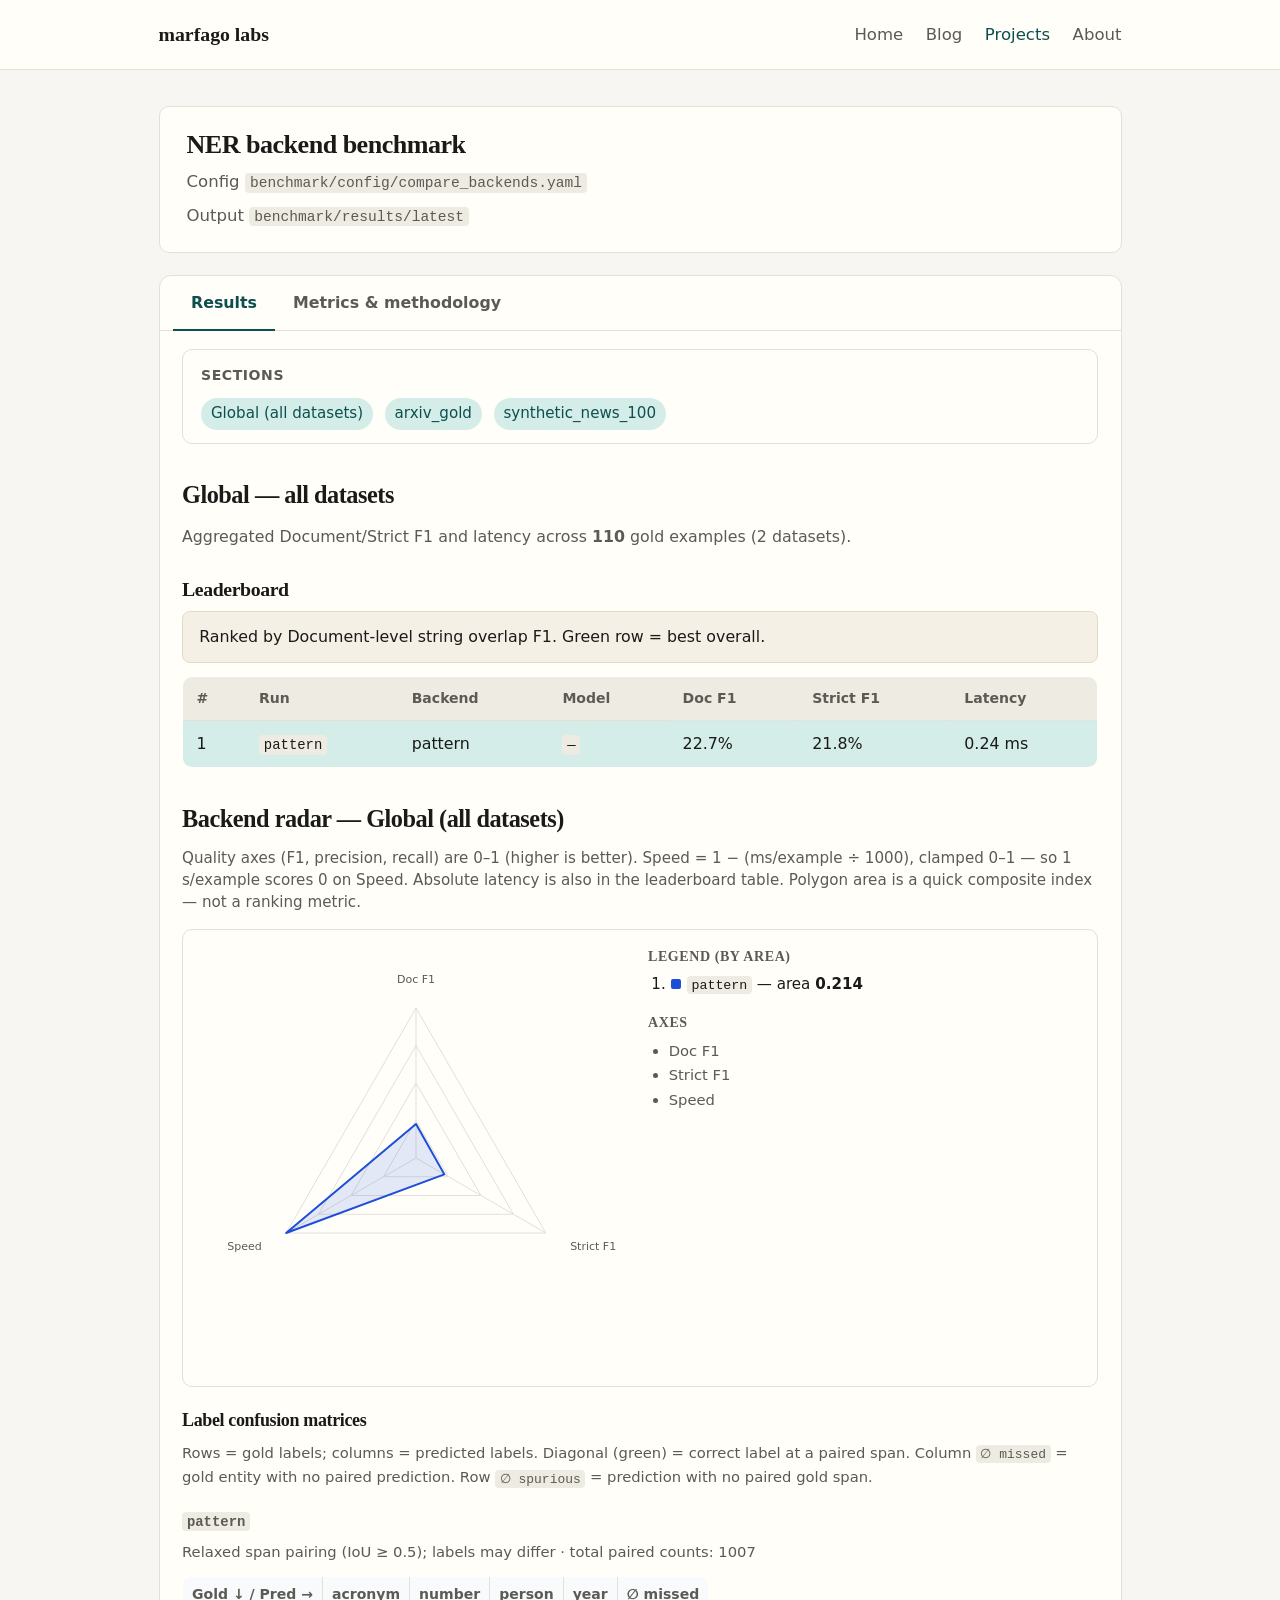
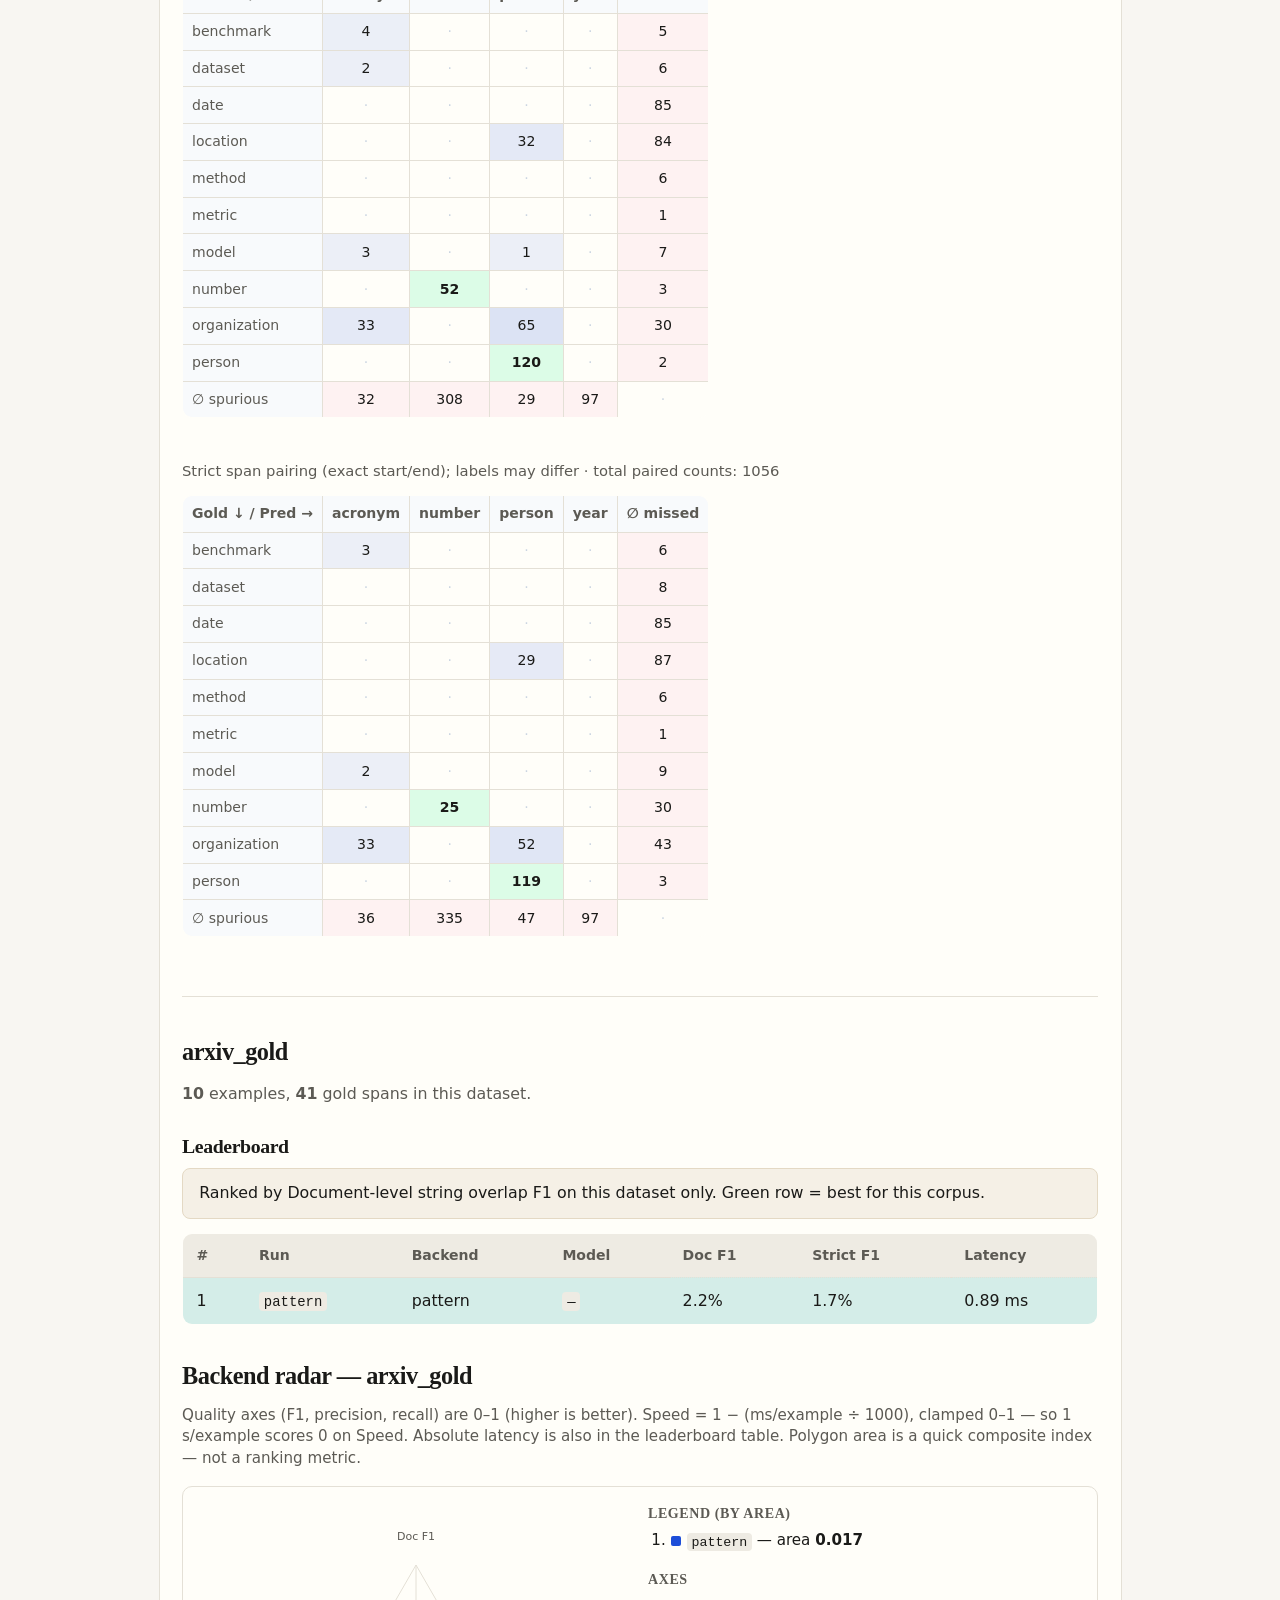
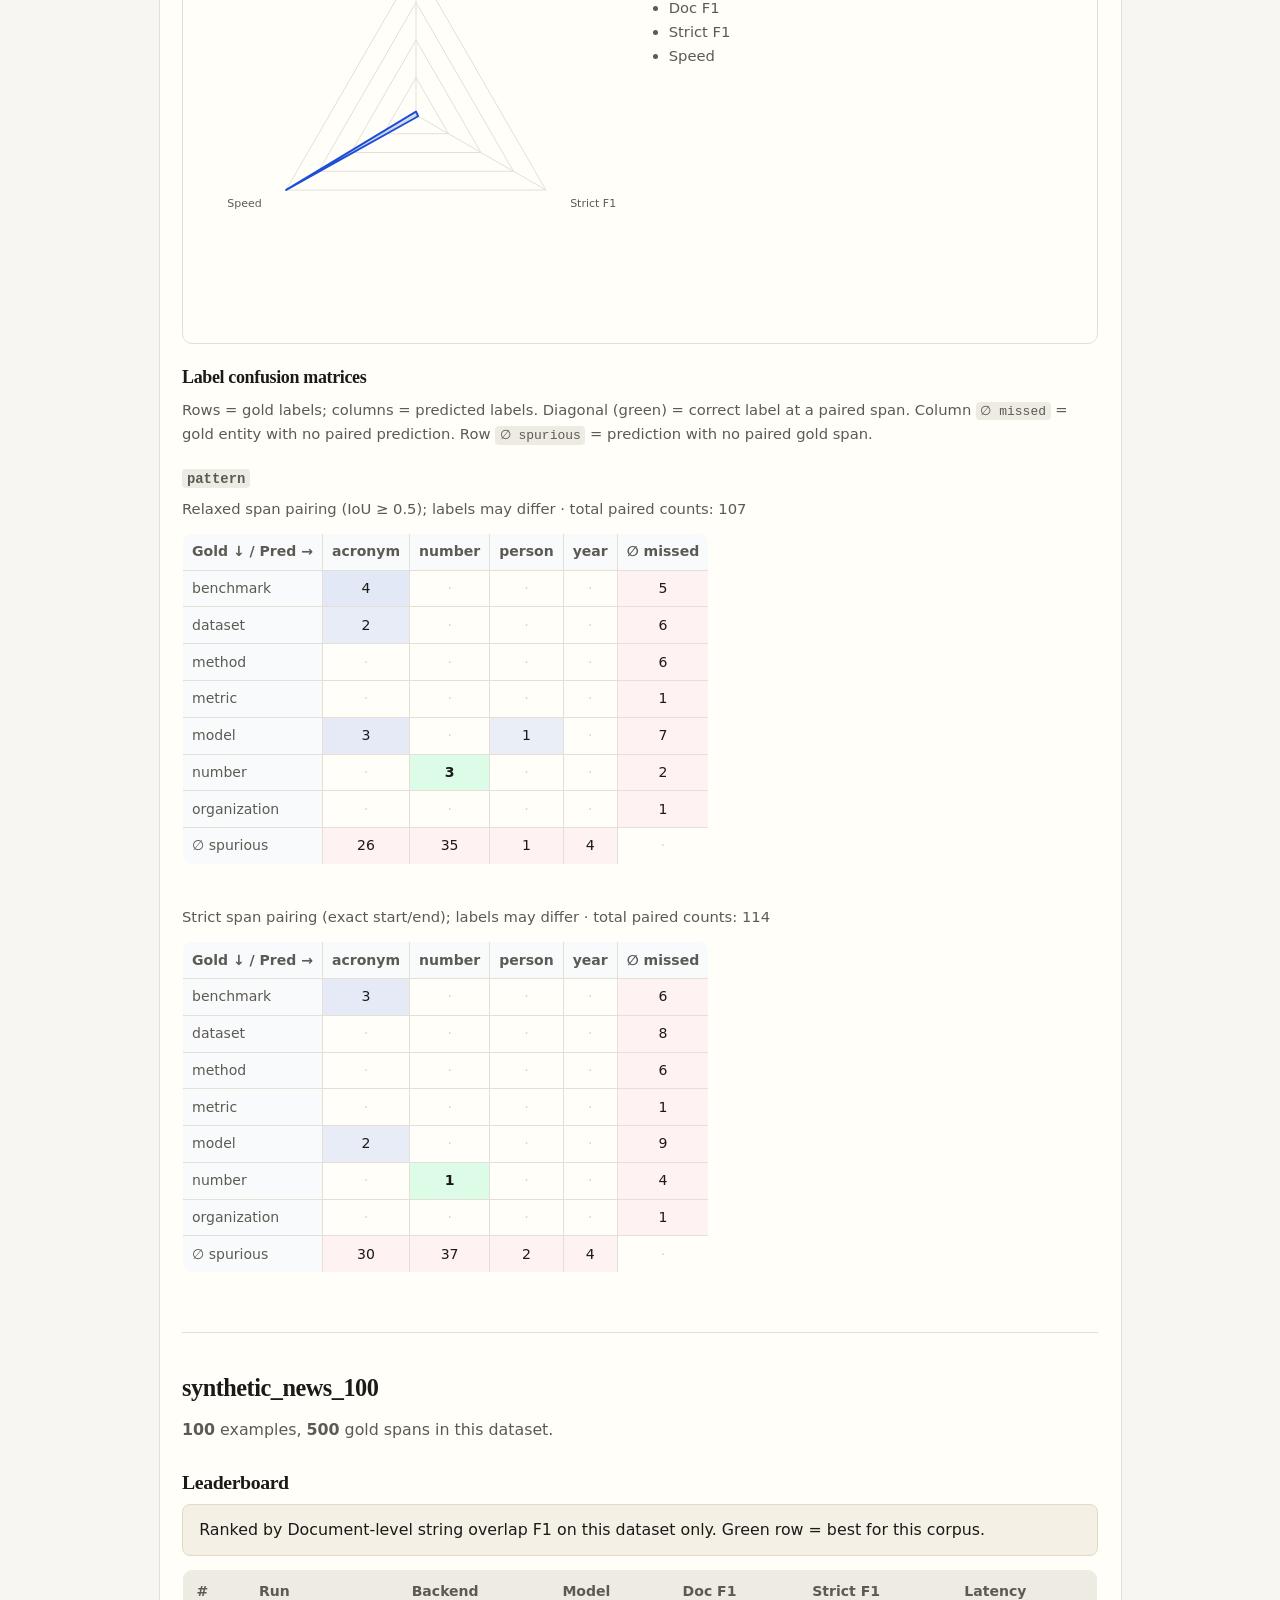
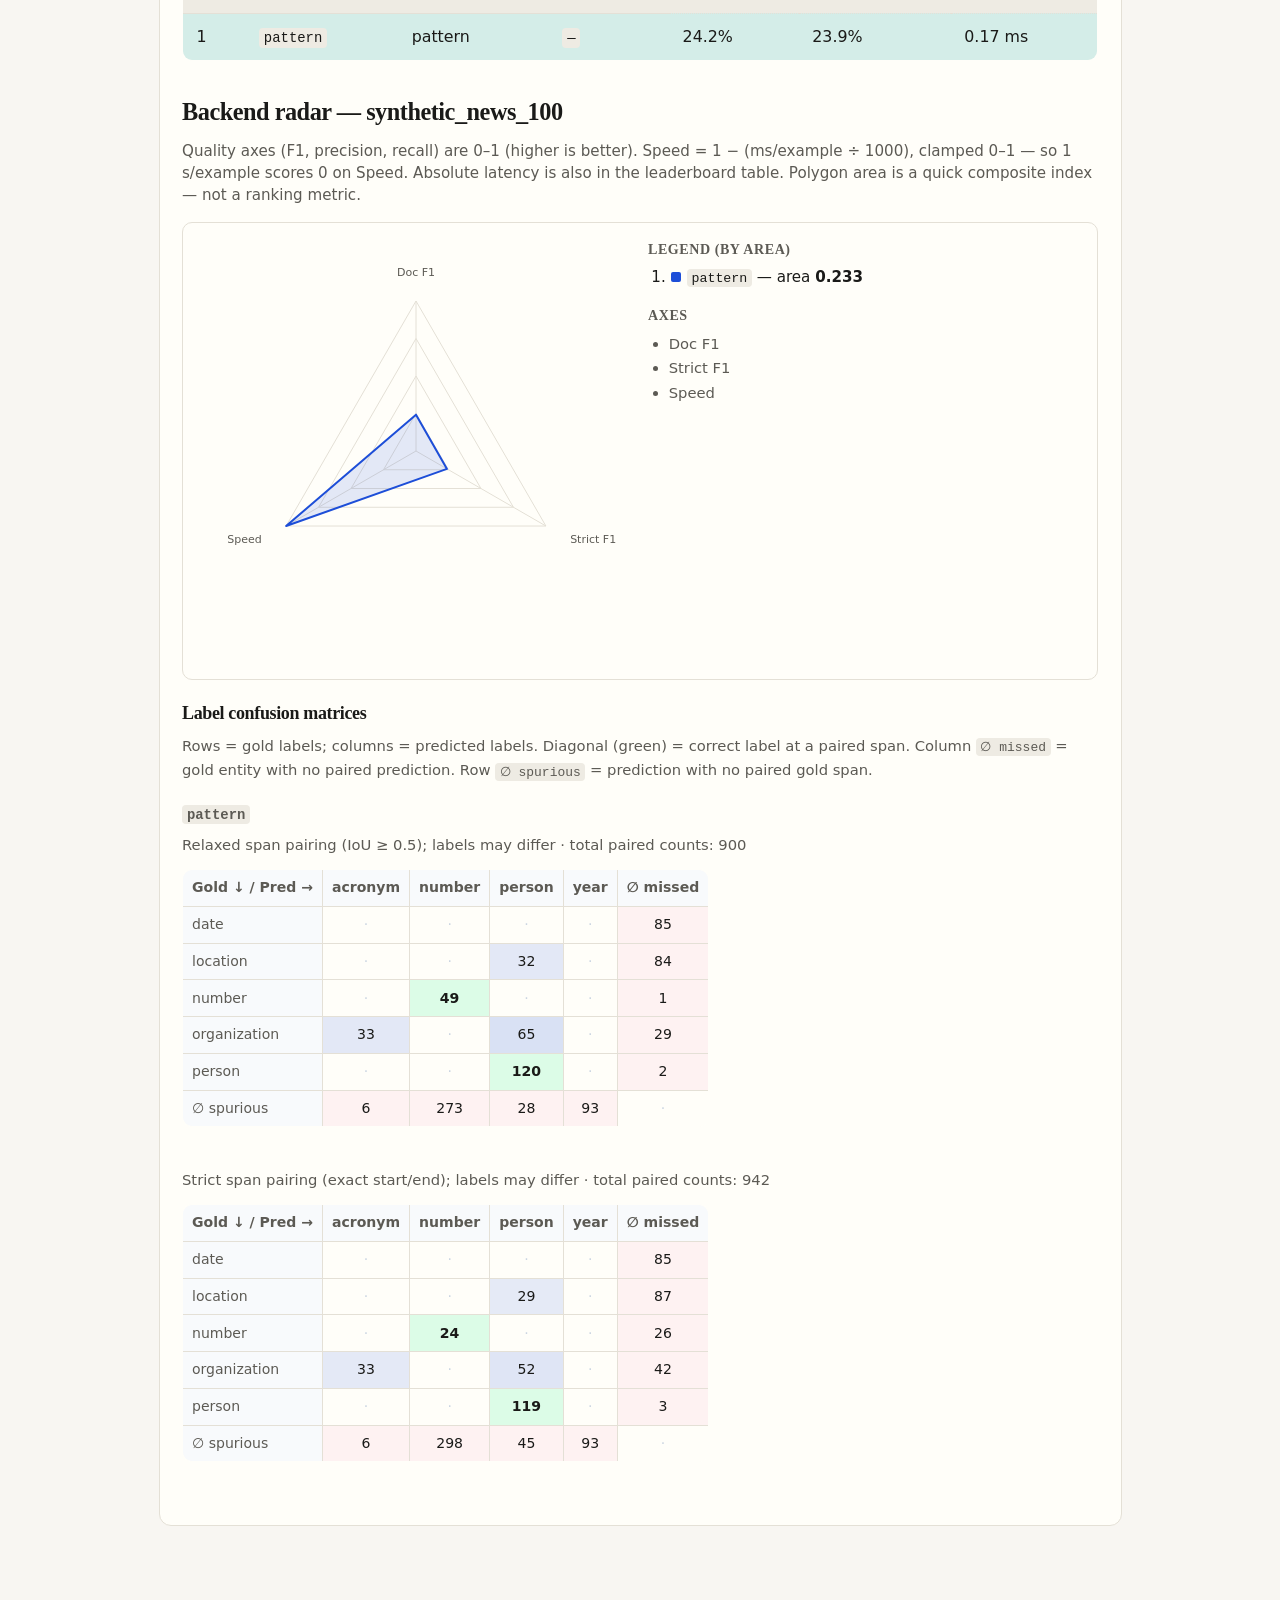
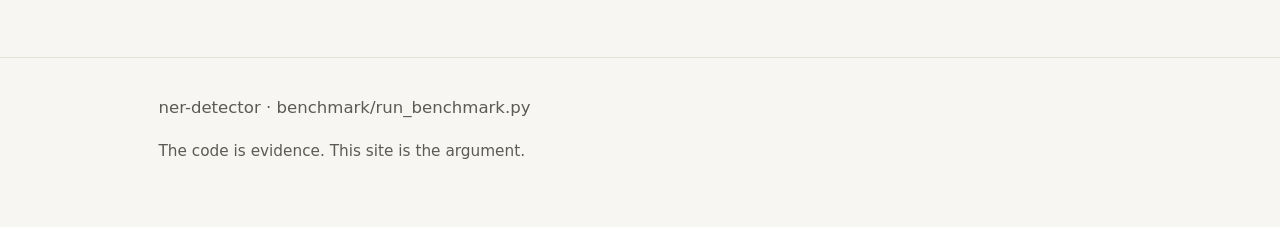
<file: docs/benchmark-report/report.html>
<!DOCTYPE html>
<html lang="en">
<head>
  <meta charset="utf-8" />
  <meta name="viewport" content="width=device-width, initial-scale=1" />
  <title>NER backend benchmark — ner-detector</title>
  <style>
/* marfago-labs shared theme — org site, ner-dataset stats, ner-detector reports */
:root {
  --bg: #f8f6f2;
  --surface: #fffef9;
  --text: #1a1a18;
  --muted: #5c5a54;
  --accent: #0d4f4f;
  --accent-hover: #0a3d3d;
  --border: #e4e0d6;
  --code-bg: #eeebe3;
  --highlight: #d4ede8;
  --notice-bg: #f5f0e6;
  --notice-border: #e4d9c4;
  --wide: 56rem;
  --font-sans: "Segoe UI", system-ui, -apple-system, sans-serif;
  --font-serif: Georgia, "Times New Roman", serif;
}

*,
*::before,
*::after {
  box-sizing: border-box;
}

html {
  font-size: 18px;
  scroll-behavior: smooth;
}

body {
  margin: 0;
  font-family: var(--font-sans);
  line-height: 1.65;
  color: var(--text);
  background: var(--bg);
  -webkit-font-smoothing: antialiased;
}

a {
  color: var(--accent);
  text-decoration-thickness: 1px;
  text-underline-offset: 3px;
}

a:hover {
  color: var(--accent-hover);
}

h1,
h2,
h3 {
  font-family: var(--font-serif);
  font-weight: 600;
  line-height: 1.25;
  letter-spacing: -0.02em;
}

h1 {
  font-size: 2.25rem;
  margin: 0 0 0.75rem;
}

h2 {
  font-size: 1.35rem;
  margin: 2rem 0 0.75rem;
}

h3 {
  font-size: 1.1rem;
  margin: 1.5rem 0 0.5rem;
}

p {
  margin: 0 0 1rem;
}

code {
  font-size: 0.88em;
  background: var(--code-bg);
  padding: 0.12em 0.35em;
  border-radius: 4px;
}

.muted {
  color: var(--muted);
  font-size: 0.92rem;
}

.lead {
  font-size: 1.05rem;
  color: var(--muted);
}

/* Site chrome */
.site-header {
  border-bottom: 1px solid var(--border);
  background: var(--surface);
}

.site-header .wrap {
  max-width: var(--wide);
  margin: 0 auto;
  padding: 1rem 1.25rem;
  display: flex;
  align-items: center;
  justify-content: space-between;
  gap: 1rem;
  flex-wrap: wrap;
}

.site-header .brand {
  font-family: var(--font-serif);
  font-weight: 600;
  font-size: 1.1rem;
  text-decoration: none;
  color: var(--text);
}

.site-header .brand:hover {
  color: var(--accent);
}

.site-header nav {
  display: flex;
  gap: 1.25rem;
  flex-wrap: wrap;
}

.site-header .nav-link {
  text-decoration: none;
  color: var(--muted);
  font-size: 0.92rem;
}

.site-header .nav-link:hover,
.site-header .nav-link.active {
  color: var(--accent);
}

.site-footer {
  margin-top: 3rem;
  border-top: 1px solid var(--border);
  padding: 2rem 0 2.5rem;
}

.site-footer .wrap {
  max-width: var(--wide);
  margin: 0 auto;
  padding: 0 1.25rem;
}

.site-footer .small {
  font-size: 0.85rem;
  margin-top: 0.5rem;
}

.main {
  max-width: var(--wide);
  margin: 0 auto;
  padding: 2rem 1.25rem 3rem;
}

.page-title {
  margin-bottom: 0.25rem;
}

.page-sub {
  color: var(--muted);
  font-size: 0.92rem;
  margin: 0 0 1.5rem;
}

/* Tables */
table {
  width: 100%;
  border-collapse: collapse;
  background: var(--surface);
  border: 1px solid var(--border);
  border-radius: 10px;
  overflow: hidden;
  font-size: 0.88rem;
  margin-bottom: 1.5rem;
}

th,
td {
  padding: 0.55rem 0.75rem;
  text-align: left;
  border-bottom: 1px solid var(--border);
  vertical-align: top;
}

th {
  background: var(--code-bg);
  color: var(--muted);
  font-size: 0.78rem;
  font-weight: 600;
}

tr:last-child td {
  border-bottom: none;
}

.num {
  text-align: right;
  font-variant-numeric: tabular-nums;
}

tr.total td {
  border-top: 2px solid var(--border);
}

tr.rank-1 {
  background: var(--highlight);
}

/* Cards & datasets */
.card,
.dataset {
  background: var(--surface);
  border: 1px solid var(--border);
  border-radius: 10px;
  padding: 1.25rem 1.4rem;
  margin-bottom: 1.25rem;
}

.notice {
  background: var(--notice-bg);
  border: 1px solid var(--notice-border);
  border-radius: 8px;
  padding: 0.65rem 0.9rem;
  font-size: 0.88rem;
  margin-bottom: 1rem;
}

.nav-inline {
  display: flex;
  flex-wrap: wrap;
  gap: 0.5rem 1rem;
  margin-bottom: 1.5rem;
  font-size: 0.9rem;
}

.nav-inline a {
  text-decoration: none;
}

.kpis {
  display: grid;
  grid-template-columns: repeat(auto-fill, minmax(110px, 1fr));
  gap: 0.75rem;
  margin: 1rem 0;
}

.kpi {
  background: var(--code-bg);
  border-radius: 8px;
  padding: 0.65rem 0.75rem;
  text-align: center;
}

.kpi .value {
  display: block;
  font-size: 1.15rem;
  font-weight: 600;
}

.kpi .name {
  font-size: 0.72rem;
  color: var(--muted);
  text-transform: uppercase;
  letter-spacing: 0.03em;
}

table.bars td.bar span {
  display: block;
  height: 0.55rem;
  background: var(--accent);
  border-radius: 3px;
  min-width: 2px;
}

/* Report-specific */
header.page {
  background: var(--surface);
  border: 1px solid var(--border);
  border-radius: 10px;
  padding: 1.25rem 1.5rem;
  margin-bottom: 1.25rem;
}

header.page h1 {
  font-size: 1.45rem;
  margin: 0;
}

header.page .sub {
  color: var(--muted);
  font-size: 0.92rem;
  margin: 0.35rem 0 0;
}

section.block {
  margin-bottom: 1.5rem;
}

section.block h2,
section.block h3 {
  font-family: var(--font-serif);
}

.report-index {
  display: flex;
  flex-wrap: wrap;
  gap: 0.45rem 0.65rem;
  background: var(--surface);
  border: 1px solid var(--border);
  border-radius: 10px;
  padding: 0.75rem 1rem;
  margin-bottom: 1.25rem;
}

.report-index a {
  font-size: 0.84rem;
  text-decoration: none;
  padding: 0.2rem 0.55rem;
  border-radius: 999px;
  background: var(--highlight);
}

.report-index .index-label {
  width: 100%;
  margin: 0 0 0.15rem;
  font-size: 0.78rem;
  font-weight: 600;
  color: var(--muted);
  text-transform: uppercase;
  letter-spacing: 0.04em;
}

.dataset-section {
  scroll-margin-top: 1rem;
  padding-top: 0.25rem;
  border-top: 1px solid var(--border);
  margin-top: 1.75rem;
}

.dataset-section:first-of-type {
  border-top: none;
  margin-top: 0;
  padding-top: 0;
}

.dataset-section .section-sub {
  color: var(--muted);
  font-size: 0.88rem;
  margin: 0 0 0.85rem;
}

.err {
  color: #9b2c2c;
  font-size: 0.84rem;
}

table.summary,
table.quality {
  margin-bottom: 1.5rem;
}

table.quality {
  font-size: 0.88rem;
  margin-bottom: 0.75rem;
}

.quality-note {
  font-size: 0.82rem;
  margin: 0 0 1rem;
}

.meta {
  font-size: 0.9rem;
  color: var(--muted);
  margin: 0.35rem 0;
}

table.bars {
  font-size: 0.88rem;
}

table.bars th {
  font-weight: 500;
}

table.bars td {
  padding: 0.35rem 0.5rem;
  vertical-align: middle;
}

table.bars .bar {
  width: 40%;
}


    .report-tabs section.block { margin-bottom: 1.25rem; }
    .report-tabs section.block:last-child { margin-bottom: 0; }
    .report-tabs .notice { margin-bottom: 0.75rem; }
    th[title] { cursor: help; border-bottom: 1px dotted var(--border); }

    .confusion-section { margin-top: 1.25rem; }
    .confusion-section h3 { font-size: 1rem; margin: 0 0 0.5rem; }
    .confusion-section h4 {
      font-size: 0.88rem; font-weight: 600; margin: 1rem 0 0.35rem;
      color: var(--muted);
    }
    .confusion-note {
      font-size: 0.82rem; color: var(--muted); margin: 0 0 0.65rem;
    }
    .confusion-wrap {
      overflow-x: auto; margin-bottom: 0.75rem;
    }
    table.confusion-matrix {
      width: auto; min-width: 280px; border-collapse: collapse;
      font-size: 0.78rem;
    }
    table.confusion-matrix th, table.confusion-matrix td {
      padding: 0.35rem 0.5rem; text-align: center; border: 1px solid var(--border);
      min-width: 2.5rem;
    }
    table.confusion-matrix th.corner {
      text-align: left; background: #f8fafc; font-weight: 600;
    }
    table.confusion-matrix th.col-head {
      writing-mode: horizontal-tb; max-width: 6rem;
      word-break: break-word; background: #f8fafc;
    }
    table.confusion-matrix th.row-head {
      text-align: left; background: #f8fafc; font-weight: 500;
      white-space: nowrap;
    }
    table.confusion-matrix td.cell-zero { color: #cbd5e1; }
    table.confusion-matrix td.cell-hit {
      background: #dcfce7; font-weight: 600;
    }
    table.confusion-matrix td.cell-off {
      background: #fff7ed;
    }
    table.confusion-matrix td.cell-miss, table.confusion-matrix td.cell-spurious {
      background: #fef2f2;
    }


    .report-tabs {
      background: var(--surface);
      border: 1px solid var(--border);
      border-radius: 12px;
      padding: 0 0 1.25rem;
      margin-bottom: 1.25rem;
    }
    .report-tabs > input.tab-input {
      position: absolute;
      opacity: 0;
      pointer-events: none;
    }
    .tab-bar {
      display: flex;
      gap: 0;
      border-bottom: 1px solid var(--border);
      padding: 0 0.75rem;
    }
    .tab-bar label {
      display: inline-block;
      padding: 0.75rem 1rem;
      margin-bottom: -1px;
      cursor: pointer;
      font-size: 0.88rem;
      font-weight: 600;
      color: var(--muted);
      border-bottom: 2px solid transparent;
    }
    .tab-bar label:hover { color: var(--text); }
    .report-tabs .tab-panel {
      display: none;
      padding: 1rem 1.25rem 0;
    }
    .method-body { font-size: 0.84rem; color: var(--muted); max-width: none; }
    .method-lead { margin: 0 0 0.65rem; color: var(--text); }
    .method-caveat {
      margin: 0 0 0.65rem; padding: 0.5rem 0.65rem; background: #fffbeb;
      border: 1px solid #fde68a; border-radius: 6px; font-size: 0.82rem;
    }
    .method-body h3 {
      margin: 0.85rem 0 0.35rem; font-size: 0.78rem; font-weight: 600; color: var(--text);
      text-transform: uppercase; letter-spacing: 0.04em;
    }
    .method-body dl { margin: 0; }
    .method-body dt { font-weight: 600; color: var(--text); margin-top: 0.45rem; font-size: 0.84rem; }
    .method-body dd { margin: 0.1rem 0 0; line-height: 1.4; }
    .method-body p { margin: 0.35rem 0 0; line-height: 1.45; }
    .method-body a { color: var(--accent); text-decoration: none; }
    .method-body a:hover { text-decoration: underline; }
    .method-body ul, .method-body ol { margin: 0.35rem 0 0; padding-left: 1.25rem; line-height: 1.45; }
    .method-body li { margin: 0.2rem 0; }
    .metric-block {
      margin: 1rem 0 0;
      padding: 0.85rem 1rem;
      background: #f8fafc;
      border: 1px solid var(--border);
      border-radius: 8px;
    }
    .metric-block h4 {
      margin: 0 0 0.5rem;
      font-size: 0.9rem;
      font-weight: 600;
      color: var(--text);
    }
    .metric-block p { margin: 0.4rem 0 0; }
    .metric-block p strong { color: var(--text); }
    .metric-block ul {
      margin: 0.35rem 0 0;
      padding-left: 1.25rem;
      line-height: 1.45;
    }
    .metric-block li { margin: 0.2rem 0; }
    .method-refs {
      margin-top: 1.25rem;
      padding-top: 1rem;
      border-top: 1px solid var(--border);
      font-size: 0.8rem;
    }
    .method-refs h3 { margin: 0 0 0.5rem; font-size: 0.78rem; }
    .method-refs ul { margin: 0; padding-left: 1.25rem; line-height: 1.5; }
    .run-spec {
      margin: 0.5rem 0 0;
      padding: 0.5rem 0.65rem;
      background: var(--surface);
      border: 1px solid var(--border);
      border-radius: 6px;
      font-size: 0.82rem;
    }
    .run-spec code { font-size: 0.8rem; }

    #ner-bench-results:checked ~ .tab-bar label[for="ner-bench-results"],
    #ner-bench-methodology:checked ~ .tab-bar label[for="ner-bench-methodology"] {
      color: var(--accent);
      border-bottom-color: var(--accent);
    }
    #ner-bench-results:checked ~ .tab-panel-results { display: block; }
    #ner-bench-methodology:checked ~ .tab-panel-methodology { display: block; }



    .radar-section { margin-bottom: 1.5rem; }
    .radar-note {
      font-size: 0.84rem; color: var(--muted); margin: 0 0 0.85rem; line-height: 1.45;
    }
    .radar-layout {
      display: flex; flex-wrap: wrap; gap: 1.25rem; align-items: flex-start;
      background: var(--surface); border: 1px solid var(--border); border-radius: 10px;
      padding: 1rem 1.25rem;
    }
    .radar-figure { margin: 0; flex: 0 0 auto; }
    .radar-chart { display: block; max-width: 100%; height: auto; }
    .radar-grid { fill: none; stroke: var(--border); stroke-width: 1; }
    .radar-spoke { stroke: var(--border); stroke-width: 1; }
    .radar-axis-label {
      font-size: 11px; fill: var(--muted); font-family: "Segoe UI", system-ui, sans-serif;
    }
    .radar-model { fill-opacity: 0.12; stroke-width: 2; stroke-linejoin: round; }
    .radar-side { flex: 1 1 220px; min-width: 200px; }
    .radar-subhead {
      margin: 0 0 0.4rem; font-size: 0.78rem; font-weight: 600;
      text-transform: uppercase; letter-spacing: 0.04em; color: var(--muted);
    }
    .radar-legend { margin: 0 0 1rem; padding-left: 1.25rem; font-size: 0.84rem; line-height: 1.55; }
    .radar-legend li { margin: 0.2rem 0; }
    .radar-swatch {
      display: inline-block; width: 10px; height: 10px; border-radius: 2px;
      margin-right: 0.35rem; vertical-align: middle;
    }
    .radar-axes-list { margin: 0; padding-left: 1.15rem; font-size: 0.82rem; color: var(--muted); }


  </style>
</head>
<body>
  <header class="site-header">
  <div class="wrap">
    <a class="brand" href="https://marfago-labs.github.io/">marfago labs</a>
    <nav aria-label="Main"><a class="nav-link" href="https://marfago-labs.github.io/">Home</a><a class="nav-link" href="https://marfago-labs.github.io/blog/">Blog</a><a class="nav-link active" href="https://marfago-labs.github.io/projects/">Projects</a><a class="nav-link" href="https://marfago-labs.github.io/about/">About</a></nav>
  </div>
</header>
  <main class="main">
    <header class="page">
      <h1>NER backend benchmark</h1>
      <p class="sub">Config <code>benchmark/config/compare_backends.yaml</code></p>
      <p class="sub">Output <code>benchmark/results/latest</code></p>

    </header>


    <div class="report-tabs">
      <input type="radio" name="ner-bench-tab" id="ner-bench-results" class="tab-input" checked>

      <input type="radio" name="ner-bench-tab" id="ner-bench-methodology" class="tab-input">
      <nav class="tab-bar" aria-label="Report sections">
        <label for="ner-bench-results">Results</label>

        <label for="ner-bench-methodology">Metrics &amp; methodology</label>
      </nav>
      <div class="tab-panel tab-panel-results">



    <nav class="report-index" aria-label="Report sections">
      <p class="index-label">Sections</p>
      <a href="#global">Global (all datasets)</a><a href="#dataset-arxiv-gold">arxiv_gold</a><a href="#dataset-synthetic-news-100">synthetic_news_100</a>
    </nav>


    <section class="dataset-section" id="global">
      <h2>Global — all datasets</h2>
      <p class="section-sub">Aggregated Document/Strict F1 and latency across
      <strong>110</strong> gold examples (2 datasets).</p>
      <section class="block">
        <h3>Leaderboard</h3>
        <p class="notice">Ranked by Document-level string overlap F1. Green row = best overall.</p>

      <table>
        <thead>
          <tr>
            <th>#</th>
            <th>Run</th>

            <th>Backend</th>
            <th>Model</th>
            <th title="Document-level unique string match">Doc F1</th>
            <th title="Exact span + unified label match">Strict F1</th>
            <th title="Wall-clock ms per example (inference; load time reported separately in metrics.json)">Latency</th>
          </tr>
        </thead>
        <tbody><tr class='rank-1'><td>1</td><td><code>pattern</code></td><td>pattern</td><td><code>—</code></td><td>22.7%</td><td>21.8%</td><td>0.24 ms</td></tr></tbody>
      </table>

      </section>

    <section class="block radar-section">
      <h2>Backend radar — Global (all datasets)</h2>
      <p class="radar-note">Quality axes (F1, precision, recall) are 0–1 (higher is better).
      Speed = 1 − (ms/example ÷ 1000), clamped 0–1 — so 1 s/example scores 0 on Speed.
      Absolute latency is also in the leaderboard table. Polygon area is a quick composite index —
      not a ranking metric.</p>

      <div class="radar-layout">
        <figure class="radar-figure">
          <svg class="radar-chart" viewBox="0 0 420 420" width="420" height="420" role="img"
               aria-label="Radar chart for Global (all datasets)">
            <polygon points="210.00,172.50 242.48,228.75 177.52,228.75" class="radar-grid" /><polygon points="210.00,135.00 274.95,247.50 145.05,247.50" class="radar-grid" /><polygon points="210.00,97.50 307.43,266.25 112.57,266.25" class="radar-grid" /><polygon points="210.00,60.00 339.90,285.00 80.10,285.00" class="radar-grid" />
            <line x1="210.00" y1="210.00" x2="210.00" y2="60.00" class="radar-spoke" /><line x1="210.00" y1="210.00" x2="339.90" y2="285.00" class="radar-spoke" /><line x1="210.00" y1="210.00" x2="80.10" y2="285.00" class="radar-spoke" />
            <polygon points="210.00,176.01 238.36,226.38 80.13,284.98" class="radar-model" fill="#1d4ed8" stroke="#1d4ed8" />
            <text x="210.00" y="32.00" text-anchor="middle" dominant-baseline="middle" class="radar-axis-label">Doc F1</text><text x="364.15" y="299.00" text-anchor="start" dominant-baseline="middle" class="radar-axis-label">Strict F1</text><text x="55.85" y="299.00" text-anchor="end" dominant-baseline="middle" class="radar-axis-label">Speed</text>
          </svg>
        </figure>
        <div class="radar-side">
          <h3 class="radar-subhead">Legend (by area)</h3>
          <ol class="radar-legend"><li><span class="radar-swatch" style="background:#1d4ed8"></span><code>pattern</code> — area <strong>0.214</strong></li></ol>
          <h3 class="radar-subhead">Axes</h3>
          <ul class="radar-axes-list"><li>Doc F1</li><li>Strict F1</li><li>Speed</li></ul>
        </div>
      </div>
    </section>


    <section class="block confusion-section">
      <h3>Label confusion matrices</h3>
      <p class="confusion-note">Rows = gold labels; columns = predicted labels.
      Diagonal (green) = correct label at a paired span. Column <code>∅ missed</code>
      = gold entity with no paired prediction. Row <code>∅ spurious</code>
      = prediction with no paired gold span.</p>

    <div class="confusion-run">
      <h4><code>pattern</code></h4>

    <div class="confusion-wrap">
      <p class="confusion-note">Relaxed span pairing (IoU ≥ 0.5); labels may differ · total paired counts: 1007</p>
      <table class="confusion-matrix" aria-label="Relaxed span pairing (IoU ≥ 0.5); labels may differ">
        <thead>
          <tr>
            <th class="corner" scope="col">Gold ↓ / Pred →</th>
            <th class="col-head" scope="col">acronym</th><th class="col-head" scope="col">number</th><th class="col-head" scope="col">person</th><th class="col-head" scope="col">year</th><th class="col-head" scope="col">∅ missed</th>
          </tr>
        </thead>
        <tbody>
          <tr><th class="row-head" scope="row">benchmark</th><td class="cell-off" style="background-color: rgba(29, 78, 216, 0.085);">4</td><td class="cell-zero">·</td><td class="cell-zero">·</td><td class="cell-zero">·</td><td class="cell-miss">5</td></tr><tr><th class="row-head" scope="row">dataset</th><td class="cell-off" style="background-color: rgba(29, 78, 216, 0.082);">2</td><td class="cell-zero">·</td><td class="cell-zero">·</td><td class="cell-zero">·</td><td class="cell-miss">6</td></tr><tr><th class="row-head" scope="row">date</th><td class="cell-zero">·</td><td class="cell-zero">·</td><td class="cell-zero">·</td><td class="cell-zero">·</td><td class="cell-miss">85</td></tr><tr><th class="row-head" scope="row">location</th><td class="cell-zero">·</td><td class="cell-zero">·</td><td class="cell-off" style="background-color: rgba(29, 78, 216, 0.116);">32</td><td class="cell-zero">·</td><td class="cell-miss">84</td></tr><tr><th class="row-head" scope="row">method</th><td class="cell-zero">·</td><td class="cell-zero">·</td><td class="cell-zero">·</td><td class="cell-zero">·</td><td class="cell-miss">6</td></tr><tr><th class="row-head" scope="row">metric</th><td class="cell-zero">·</td><td class="cell-zero">·</td><td class="cell-zero">·</td><td class="cell-zero">·</td><td class="cell-miss">1</td></tr><tr><th class="row-head" scope="row">model</th><td class="cell-off" style="background-color: rgba(29, 78, 216, 0.083);">3</td><td class="cell-zero">·</td><td class="cell-off" style="background-color: rgba(29, 78, 216, 0.081);">1</td><td class="cell-zero">·</td><td class="cell-miss">7</td></tr><tr><th class="row-head" scope="row">number</th><td class="cell-zero">·</td><td class="cell-hit">52</td><td class="cell-zero">·</td><td class="cell-zero">·</td><td class="cell-miss">3</td></tr><tr><th class="row-head" scope="row">organization</th><td class="cell-off" style="background-color: rgba(29, 78, 216, 0.117);">33</td><td class="cell-zero">·</td><td class="cell-off" style="background-color: rgba(29, 78, 216, 0.154);">65</td><td class="cell-zero">·</td><td class="cell-miss">30</td></tr><tr><th class="row-head" scope="row">person</th><td class="cell-zero">·</td><td class="cell-zero">·</td><td class="cell-hit">120</td><td class="cell-zero">·</td><td class="cell-miss">2</td></tr><tr><th class="row-head" scope="row">∅ spurious</th><td class="cell-spurious">32</td><td class="cell-spurious">308</td><td class="cell-spurious">29</td><td class="cell-spurious">97</td><td class="cell-zero">·</td></tr>
        </tbody>
      </table>
    </div>


    <div class="confusion-wrap">
      <p class="confusion-note">Strict span pairing (exact start/end); labels may differ · total paired counts: 1056</p>
      <table class="confusion-matrix" aria-label="Strict span pairing (exact start/end); labels may differ">
        <thead>
          <tr>
            <th class="corner" scope="col">Gold ↓ / Pred →</th>
            <th class="col-head" scope="col">acronym</th><th class="col-head" scope="col">number</th><th class="col-head" scope="col">person</th><th class="col-head" scope="col">year</th><th class="col-head" scope="col">∅ missed</th>
          </tr>
        </thead>
        <tbody>
          <tr><th class="row-head" scope="row">benchmark</th><td class="cell-off" style="background-color: rgba(29, 78, 216, 0.083);">3</td><td class="cell-zero">·</td><td class="cell-zero">·</td><td class="cell-zero">·</td><td class="cell-miss">6</td></tr><tr><th class="row-head" scope="row">dataset</th><td class="cell-zero">·</td><td class="cell-zero">·</td><td class="cell-zero">·</td><td class="cell-zero">·</td><td class="cell-miss">8</td></tr><tr><th class="row-head" scope="row">date</th><td class="cell-zero">·</td><td class="cell-zero">·</td><td class="cell-zero">·</td><td class="cell-zero">·</td><td class="cell-miss">85</td></tr><tr><th class="row-head" scope="row">location</th><td class="cell-zero">·</td><td class="cell-zero">·</td><td class="cell-off" style="background-color: rgba(29, 78, 216, 0.110);">29</td><td class="cell-zero">·</td><td class="cell-miss">87</td></tr><tr><th class="row-head" scope="row">method</th><td class="cell-zero">·</td><td class="cell-zero">·</td><td class="cell-zero">·</td><td class="cell-zero">·</td><td class="cell-miss">6</td></tr><tr><th class="row-head" scope="row">metric</th><td class="cell-zero">·</td><td class="cell-zero">·</td><td class="cell-zero">·</td><td class="cell-zero">·</td><td class="cell-miss">1</td></tr><tr><th class="row-head" scope="row">model</th><td class="cell-off" style="background-color: rgba(29, 78, 216, 0.082);">2</td><td class="cell-zero">·</td><td class="cell-zero">·</td><td class="cell-zero">·</td><td class="cell-miss">9</td></tr><tr><th class="row-head" scope="row">number</th><td class="cell-zero">·</td><td class="cell-hit">25</td><td class="cell-zero">·</td><td class="cell-zero">·</td><td class="cell-miss">30</td></tr><tr><th class="row-head" scope="row">organization</th><td class="cell-off" style="background-color: rgba(29, 78, 216, 0.114);">33</td><td class="cell-zero">·</td><td class="cell-off" style="background-color: rgba(29, 78, 216, 0.134);">52</td><td class="cell-zero">·</td><td class="cell-miss">43</td></tr><tr><th class="row-head" scope="row">person</th><td class="cell-zero">·</td><td class="cell-zero">·</td><td class="cell-hit">119</td><td class="cell-zero">·</td><td class="cell-miss">3</td></tr><tr><th class="row-head" scope="row">∅ spurious</th><td class="cell-spurious">36</td><td class="cell-spurious">335</td><td class="cell-spurious">47</td><td class="cell-spurious">97</td><td class="cell-zero">·</td></tr>
        </tbody>
      </table>
    </div>

    </div>

    </section>

    </section>

    <section class="dataset-section" id="dataset-arxiv-gold">
      <h2>arxiv_gold</h2>
      <p class="section-sub"><strong>10</strong> examples,
      <strong>41</strong> gold spans in this dataset.</p>
      <section class="block">
        <h3>Leaderboard</h3>
        <p class="notice">Ranked by Document-level string overlap F1 on this dataset only. Green row = best for this corpus.</p>

      <table>
        <thead>
          <tr>
            <th>#</th>
            <th>Run</th>

            <th>Backend</th>
            <th>Model</th>
            <th title="Document-level unique string match">Doc F1</th>
            <th title="Exact span + unified label match">Strict F1</th>
            <th title="Wall-clock ms per example (inference; load time reported separately in metrics.json)">Latency</th>
          </tr>
        </thead>
        <tbody><tr class='rank-1'><td>1</td><td><code>pattern</code></td><td>pattern</td><td><code>—</code></td><td>2.2%</td><td>1.7%</td><td>0.89 ms</td></tr></tbody>
      </table>

      </section>

    <section class="block radar-section">
      <h2>Backend radar — arxiv_gold</h2>
      <p class="radar-note">Quality axes (F1, precision, recall) are 0–1 (higher is better).
      Speed = 1 − (ms/example ÷ 1000), clamped 0–1 — so 1 s/example scores 0 on Speed.
      Absolute latency is also in the leaderboard table. Polygon area is a quick composite index —
      not a ranking metric.</p>

      <div class="radar-layout">
        <figure class="radar-figure">
          <svg class="radar-chart" viewBox="0 0 420 420" width="420" height="420" role="img"
               aria-label="Radar chart for arxiv_gold">
            <polygon points="210.00,172.50 242.48,228.75 177.52,228.75" class="radar-grid" /><polygon points="210.00,135.00 274.95,247.50 145.05,247.50" class="radar-grid" /><polygon points="210.00,97.50 307.43,266.25 112.57,266.25" class="radar-grid" /><polygon points="210.00,60.00 339.90,285.00 80.10,285.00" class="radar-grid" />
            <line x1="210.00" y1="210.00" x2="210.00" y2="60.00" class="radar-spoke" /><line x1="210.00" y1="210.00" x2="339.90" y2="285.00" class="radar-spoke" /><line x1="210.00" y1="210.00" x2="80.10" y2="285.00" class="radar-spoke" />
            <polygon points="210.00,206.67 212.17,211.25 80.21,284.93" class="radar-model" fill="#1d4ed8" stroke="#1d4ed8" />
            <text x="210.00" y="32.00" text-anchor="middle" dominant-baseline="middle" class="radar-axis-label">Doc F1</text><text x="364.15" y="299.00" text-anchor="start" dominant-baseline="middle" class="radar-axis-label">Strict F1</text><text x="55.85" y="299.00" text-anchor="end" dominant-baseline="middle" class="radar-axis-label">Speed</text>
          </svg>
        </figure>
        <div class="radar-side">
          <h3 class="radar-subhead">Legend (by area)</h3>
          <ol class="radar-legend"><li><span class="radar-swatch" style="background:#1d4ed8"></span><code>pattern</code> — area <strong>0.017</strong></li></ol>
          <h3 class="radar-subhead">Axes</h3>
          <ul class="radar-axes-list"><li>Doc F1</li><li>Strict F1</li><li>Speed</li></ul>
        </div>
      </div>
    </section>


    <section class="block confusion-section">
      <h3>Label confusion matrices</h3>
      <p class="confusion-note">Rows = gold labels; columns = predicted labels.
      Diagonal (green) = correct label at a paired span. Column <code>∅ missed</code>
      = gold entity with no paired prediction. Row <code>∅ spurious</code>
      = prediction with no paired gold span.</p>

    <div class="confusion-run">
      <h4><code>pattern</code></h4>

    <div class="confusion-wrap">
      <p class="confusion-note">Relaxed span pairing (IoU ≥ 0.5); labels may differ · total paired counts: 107</p>
      <table class="confusion-matrix" aria-label="Relaxed span pairing (IoU ≥ 0.5); labels may differ">
        <thead>
          <tr>
            <th class="corner" scope="col">Gold ↓ / Pred →</th>
            <th class="col-head" scope="col">acronym</th><th class="col-head" scope="col">number</th><th class="col-head" scope="col">person</th><th class="col-head" scope="col">year</th><th class="col-head" scope="col">∅ missed</th>
          </tr>
        </thead>
        <tbody>
          <tr><th class="row-head" scope="row">benchmark</th><td class="cell-off" style="background-color: rgba(29, 78, 216, 0.120);">4</td><td class="cell-zero">·</td><td class="cell-zero">·</td><td class="cell-zero">·</td><td class="cell-miss">5</td></tr><tr><th class="row-head" scope="row">dataset</th><td class="cell-off" style="background-color: rgba(29, 78, 216, 0.100);">2</td><td class="cell-zero">·</td><td class="cell-zero">·</td><td class="cell-zero">·</td><td class="cell-miss">6</td></tr><tr><th class="row-head" scope="row">method</th><td class="cell-zero">·</td><td class="cell-zero">·</td><td class="cell-zero">·</td><td class="cell-zero">·</td><td class="cell-miss">6</td></tr><tr><th class="row-head" scope="row">metric</th><td class="cell-zero">·</td><td class="cell-zero">·</td><td class="cell-zero">·</td><td class="cell-zero">·</td><td class="cell-miss">1</td></tr><tr><th class="row-head" scope="row">model</th><td class="cell-off" style="background-color: rgba(29, 78, 216, 0.110);">3</td><td class="cell-zero">·</td><td class="cell-off" style="background-color: rgba(29, 78, 216, 0.090);">1</td><td class="cell-zero">·</td><td class="cell-miss">7</td></tr><tr><th class="row-head" scope="row">number</th><td class="cell-zero">·</td><td class="cell-hit">3</td><td class="cell-zero">·</td><td class="cell-zero">·</td><td class="cell-miss">2</td></tr><tr><th class="row-head" scope="row">organization</th><td class="cell-zero">·</td><td class="cell-zero">·</td><td class="cell-zero">·</td><td class="cell-zero">·</td><td class="cell-miss">1</td></tr><tr><th class="row-head" scope="row">∅ spurious</th><td class="cell-spurious">26</td><td class="cell-spurious">35</td><td class="cell-spurious">1</td><td class="cell-spurious">4</td><td class="cell-zero">·</td></tr>
        </tbody>
      </table>
    </div>


    <div class="confusion-wrap">
      <p class="confusion-note">Strict span pairing (exact start/end); labels may differ · total paired counts: 114</p>
      <table class="confusion-matrix" aria-label="Strict span pairing (exact start/end); labels may differ">
        <thead>
          <tr>
            <th class="corner" scope="col">Gold ↓ / Pred →</th>
            <th class="col-head" scope="col">acronym</th><th class="col-head" scope="col">number</th><th class="col-head" scope="col">person</th><th class="col-head" scope="col">year</th><th class="col-head" scope="col">∅ missed</th>
          </tr>
        </thead>
        <tbody>
          <tr><th class="row-head" scope="row">benchmark</th><td class="cell-off" style="background-color: rgba(29, 78, 216, 0.108);">3</td><td class="cell-zero">·</td><td class="cell-zero">·</td><td class="cell-zero">·</td><td class="cell-miss">6</td></tr><tr><th class="row-head" scope="row">dataset</th><td class="cell-zero">·</td><td class="cell-zero">·</td><td class="cell-zero">·</td><td class="cell-zero">·</td><td class="cell-miss">8</td></tr><tr><th class="row-head" scope="row">method</th><td class="cell-zero">·</td><td class="cell-zero">·</td><td class="cell-zero">·</td><td class="cell-zero">·</td><td class="cell-miss">6</td></tr><tr><th class="row-head" scope="row">metric</th><td class="cell-zero">·</td><td class="cell-zero">·</td><td class="cell-zero">·</td><td class="cell-zero">·</td><td class="cell-miss">1</td></tr><tr><th class="row-head" scope="row">model</th><td class="cell-off" style="background-color: rgba(29, 78, 216, 0.099);">2</td><td class="cell-zero">·</td><td class="cell-zero">·</td><td class="cell-zero">·</td><td class="cell-miss">9</td></tr><tr><th class="row-head" scope="row">number</th><td class="cell-zero">·</td><td class="cell-hit">1</td><td class="cell-zero">·</td><td class="cell-zero">·</td><td class="cell-miss">4</td></tr><tr><th class="row-head" scope="row">organization</th><td class="cell-zero">·</td><td class="cell-zero">·</td><td class="cell-zero">·</td><td class="cell-zero">·</td><td class="cell-miss">1</td></tr><tr><th class="row-head" scope="row">∅ spurious</th><td class="cell-spurious">30</td><td class="cell-spurious">37</td><td class="cell-spurious">2</td><td class="cell-spurious">4</td><td class="cell-zero">·</td></tr>
        </tbody>
      </table>
    </div>

    </div>

    </section>

    </section>

    <section class="dataset-section" id="dataset-synthetic-news-100">
      <h2>synthetic_news_100</h2>
      <p class="section-sub"><strong>100</strong> examples,
      <strong>500</strong> gold spans in this dataset.</p>
      <section class="block">
        <h3>Leaderboard</h3>
        <p class="notice">Ranked by Document-level string overlap F1 on this dataset only. Green row = best for this corpus.</p>

      <table>
        <thead>
          <tr>
            <th>#</th>
            <th>Run</th>

            <th>Backend</th>
            <th>Model</th>
            <th title="Document-level unique string match">Doc F1</th>
            <th title="Exact span + unified label match">Strict F1</th>
            <th title="Wall-clock ms per example (inference; load time reported separately in metrics.json)">Latency</th>
          </tr>
        </thead>
        <tbody><tr class='rank-1'><td>1</td><td><code>pattern</code></td><td>pattern</td><td><code>—</code></td><td>24.2%</td><td>23.9%</td><td>0.17 ms</td></tr></tbody>
      </table>

      </section>

    <section class="block radar-section">
      <h2>Backend radar — synthetic_news_100</h2>
      <p class="radar-note">Quality axes (F1, precision, recall) are 0–1 (higher is better).
      Speed = 1 − (ms/example ÷ 1000), clamped 0–1 — so 1 s/example scores 0 on Speed.
      Absolute latency is also in the leaderboard table. Polygon area is a quick composite index —
      not a ranking metric.</p>

      <div class="radar-layout">
        <figure class="radar-figure">
          <svg class="radar-chart" viewBox="0 0 420 420" width="420" height="420" role="img"
               aria-label="Radar chart for synthetic_news_100">
            <polygon points="210.00,172.50 242.48,228.75 177.52,228.75" class="radar-grid" /><polygon points="210.00,135.00 274.95,247.50 145.05,247.50" class="radar-grid" /><polygon points="210.00,97.50 307.43,266.25 112.57,266.25" class="radar-grid" /><polygon points="210.00,60.00 339.90,285.00 80.10,285.00" class="radar-grid" />
            <line x1="210.00" y1="210.00" x2="210.00" y2="60.00" class="radar-spoke" /><line x1="210.00" y1="210.00" x2="339.90" y2="285.00" class="radar-spoke" /><line x1="210.00" y1="210.00" x2="80.10" y2="285.00" class="radar-spoke" />
            <polygon points="210.00,173.67 240.99,227.89 80.12,284.99" class="radar-model" fill="#1d4ed8" stroke="#1d4ed8" />
            <text x="210.00" y="32.00" text-anchor="middle" dominant-baseline="middle" class="radar-axis-label">Doc F1</text><text x="364.15" y="299.00" text-anchor="start" dominant-baseline="middle" class="radar-axis-label">Strict F1</text><text x="55.85" y="299.00" text-anchor="end" dominant-baseline="middle" class="radar-axis-label">Speed</text>
          </svg>
        </figure>
        <div class="radar-side">
          <h3 class="radar-subhead">Legend (by area)</h3>
          <ol class="radar-legend"><li><span class="radar-swatch" style="background:#1d4ed8"></span><code>pattern</code> — area <strong>0.233</strong></li></ol>
          <h3 class="radar-subhead">Axes</h3>
          <ul class="radar-axes-list"><li>Doc F1</li><li>Strict F1</li><li>Speed</li></ul>
        </div>
      </div>
    </section>


    <section class="block confusion-section">
      <h3>Label confusion matrices</h3>
      <p class="confusion-note">Rows = gold labels; columns = predicted labels.
      Diagonal (green) = correct label at a paired span. Column <code>∅ missed</code>
      = gold entity with no paired prediction. Row <code>∅ spurious</code>
      = prediction with no paired gold span.</p>

    <div class="confusion-run">
      <h4><code>pattern</code></h4>

    <div class="confusion-wrap">
      <p class="confusion-note">Relaxed span pairing (IoU ≥ 0.5); labels may differ · total paired counts: 900</p>
      <table class="confusion-matrix" aria-label="Relaxed span pairing (IoU ≥ 0.5); labels may differ">
        <thead>
          <tr>
            <th class="corner" scope="col">Gold ↓ / Pred →</th>
            <th class="col-head" scope="col">acronym</th><th class="col-head" scope="col">number</th><th class="col-head" scope="col">person</th><th class="col-head" scope="col">year</th><th class="col-head" scope="col">∅ missed</th>
          </tr>
        </thead>
        <tbody>
          <tr><th class="row-head" scope="row">date</th><td class="cell-zero">·</td><td class="cell-zero">·</td><td class="cell-zero">·</td><td class="cell-zero">·</td><td class="cell-miss">85</td></tr><tr><th class="row-head" scope="row">location</th><td class="cell-zero">·</td><td class="cell-zero">·</td><td class="cell-off" style="background-color: rgba(29, 78, 216, 0.121);">32</td><td class="cell-zero">·</td><td class="cell-miss">84</td></tr><tr><th class="row-head" scope="row">number</th><td class="cell-zero">·</td><td class="cell-hit">49</td><td class="cell-zero">·</td><td class="cell-zero">·</td><td class="cell-miss">1</td></tr><tr><th class="row-head" scope="row">organization</th><td class="cell-off" style="background-color: rgba(29, 78, 216, 0.122);">33</td><td class="cell-zero">·</td><td class="cell-off" style="background-color: rgba(29, 78, 216, 0.163);">65</td><td class="cell-zero">·</td><td class="cell-miss">29</td></tr><tr><th class="row-head" scope="row">person</th><td class="cell-zero">·</td><td class="cell-zero">·</td><td class="cell-hit">120</td><td class="cell-zero">·</td><td class="cell-miss">2</td></tr><tr><th class="row-head" scope="row">∅ spurious</th><td class="cell-spurious">6</td><td class="cell-spurious">273</td><td class="cell-spurious">28</td><td class="cell-spurious">93</td><td class="cell-zero">·</td></tr>
        </tbody>
      </table>
    </div>


    <div class="confusion-wrap">
      <p class="confusion-note">Strict span pairing (exact start/end); labels may differ · total paired counts: 942</p>
      <table class="confusion-matrix" aria-label="Strict span pairing (exact start/end); labels may differ">
        <thead>
          <tr>
            <th class="corner" scope="col">Gold ↓ / Pred →</th>
            <th class="col-head" scope="col">acronym</th><th class="col-head" scope="col">number</th><th class="col-head" scope="col">person</th><th class="col-head" scope="col">year</th><th class="col-head" scope="col">∅ missed</th>
          </tr>
        </thead>
        <tbody>
          <tr><th class="row-head" scope="row">date</th><td class="cell-zero">·</td><td class="cell-zero">·</td><td class="cell-zero">·</td><td class="cell-zero">·</td><td class="cell-miss">85</td></tr><tr><th class="row-head" scope="row">location</th><td class="cell-zero">·</td><td class="cell-zero">·</td><td class="cell-off" style="background-color: rgba(29, 78, 216, 0.114);">29</td><td class="cell-zero">·</td><td class="cell-miss">87</td></tr><tr><th class="row-head" scope="row">number</th><td class="cell-zero">·</td><td class="cell-hit">24</td><td class="cell-zero">·</td><td class="cell-zero">·</td><td class="cell-miss">26</td></tr><tr><th class="row-head" scope="row">organization</th><td class="cell-off" style="background-color: rgba(29, 78, 216, 0.119);">33</td><td class="cell-zero">·</td><td class="cell-off" style="background-color: rgba(29, 78, 216, 0.141);">52</td><td class="cell-zero">·</td><td class="cell-miss">42</td></tr><tr><th class="row-head" scope="row">person</th><td class="cell-zero">·</td><td class="cell-zero">·</td><td class="cell-hit">119</td><td class="cell-zero">·</td><td class="cell-miss">3</td></tr><tr><th class="row-head" scope="row">∅ spurious</th><td class="cell-spurious">6</td><td class="cell-spurious">298</td><td class="cell-spurious">45</td><td class="cell-spurious">93</td><td class="cell-zero">·</td></tr>
        </tbody>
      </table>
    </div>

    </div>

    </section>

    </section>


    </div>

      <div class="tab-panel tab-panel-methodology">
        <div class="method-body">
          <p class="method-lead">Each gold example is loaded from JSONL, passed through a NER backend
          (<code>detect_entities</code>), and scored against annotated spans after label normalization.
          This report compares <strong>backend implementations</strong> on fixed gold data — not end-to-end
          application quality or downstream retrieval.</p>
          <p class="method-caveat">This run included only <code>pattern</code> (<code>--pattern-only</code> or filtered runs). ML scores are absent.</p>

          <h3>This run</h3>
          <dl>
            <dt>Config</dt>
            <dd><code>benchmark/config/compare_backends.yaml</code></dd>
            <dt>Output</dt>
            <dd><code>benchmark/results/latest</code></dd>
            <dt>Repeats per cell</dt>
            <dd>1</dd>
            <dt>Completed cells</dt>
            <dd>2 successful backend×dataset runs of 2 attempted.</dd>
            <dt>Label map</dt>
            <dd><code>unified</code> (see <code>benchmark/config/label_maps.yaml</code>)</dd>
            <dt>Datasets in config</dt>
            <dd><code>arxiv_gold</code>, <code>synthetic_news_100</code></dd>
          </dl>


          <h3>Benchmark process</h3>
          <ol>
            <li>Read <code>benchmark/config/compare_backends.yaml</code> for run definitions and dataset names.</li>
            <li>Load each dataset from the configured <code>benchmark_root</code> (default: sibling
            <code>../ner-dataset/datasets/&lt;name&gt;.jsonl</code>) or <code>NER_DATASET_DIR</code>.</li>
            <li>For each (run, dataset) pair: repeat <code>1</code> time(s) — clear backend cache, run all examples,
            score spans, record wall-clock latency (model load + inference each trial).</li>
            <li>Aggregate trials: mean ± std latency; verify score reproducibility across repeats.</li>
            <li>Write <code>metrics.json</code>, <code>report.md</code>, and this <code>report.html</code>.</li>
          </ol>
          <p>CLI: <code>uv run python benchmark/run_benchmark.py</code> —
          flags <code>--pattern-only</code>, <code>--datasets</code>, <code>--runs</code>,
          <code>--max-examples</code>, <code>--output</code>.</p>

          <h3>Configured backends</h3>
          <div class="run-spec"><code>pattern</code> — backend <code>pattern</code></div><div class="run-spec"><code>bert-conll</code> — backend <code>transformers</code> · model <code>dslim/bert-base-NER</code> · threshold 0.5</div><div class="run-spec"><code>gliner-medium</code> — backend <code>gliner</code> · model <code>urchade/gliner_medium-v2.1</code> · labels [person, organization, location, date, number, product, model, dataset, benchmark, metric, method] · threshold 0.5</div><div class="run-spec"><code>gliner-bi-large</code> — backend <code>gliner</code> · model <code>knowledgator/gliner-bi-large-v2.0</code> · labels [person, organization, location, date, number, product, model, dataset, benchmark, metric, method] · threshold 0.3</div><div class="run-spec"><code>nuner-zero</code> — backend <code>nuner</code> · model <code>numind/NuNER_Zero</code> · labels [person, organization, location, date, number, product, model, dataset, benchmark, metric, method]</div><div class="run-spec"><code>llm-mock</code> — backend <code>llm</code> · model <code>mock/ner</code> · provider <code>mock</code> · labels [person, organization, location, date, number, product, model, dataset, benchmark, metric, method] · temperature 0</div><div class="run-spec"><code>llm-gpt-oss</code> — backend <code>llm</code> · model <code>openai/gpt-oss-120b:free</code> · provider <code>openrouter</code> · labels [person, organization, location, date, number, product, model, dataset, benchmark, metric, method] · temperature 0</div>

          <h3>Gold data format</h3>
          <p>JSONL lines with <code>id</code>, <code>text</code>, and <code>entities</code> (each entity:
          <code>text</code>, <code>label</code>, <code>start</code>, <code>end</code> character offsets).
          Predictions without resolvable character offsets in the source text are skipped and counted in
          <code>skipped_predictions</code>.</p>
          <dl>
            <dt><code>arxiv_gold</code></dt>
            <dd>ML paper abstracts with scientific entity types (model, dataset, benchmark, metric, …).
            <code>bert-conll</code> is excluded via per-run <code>datasets</code> in YAML (CoNLL labels only).
            Use GLiNER (or <code>pattern</code> for numbers) with matching label strings.</dd>
            <dt><code>synthetic_*</code></dt>
            <dd>Procedural gold corpora (news, blog, scientific, transcript, mixed) with unified
            person/organization/location/date labels — good for BERT and GLiNER baselines.</dd>
          </dl>

          <h3>Scoring metrics</h3>

          <div class="metric-block">
            <h4>Document-level string overlap F1 (Doc F1)</h4>
            <p><strong>Objective.</strong> Did the backend recover the same salient concepts as gold, regardless
            of how many times each string appears in the text?</p>
            <p><strong>How it is computed.</strong> Per example, form sets of <code>(label, lowercased text)</code>
            from gold spans and predictions (after <code>label_maps.yaml</code>). TP = set intersection size;
            FP = predictions not in gold; FN = gold not in predictions. Micro-averaged precision, recall, and F1
            across all examples. Repeated spans with the same label and surface string count once.</p>
            <p><strong>Leaderboard.</strong> Global and per-dataset tables are sorted by Doc F1 (higher is better).
            Rank #1 row is highlighted in green. Use this metric when gold marks salient entities (e.g.
            <code>arxiv_gold</code>) rather than every token-level mention.</p>
          </div>

          <div class="metric-block">
            <h4>Strict span F1</h4>
            <p><strong>Objective.</strong> Exact entity detection: same unified label and identical
            character span <code>(start, end)</code> as gold.</p>
            <p><strong>How it is computed.</strong> Greedy one-to-one matching per example: each prediction
            matches at most one gold span with the same label and exact offsets; unmatched predictions are FP,
            unmatched gold are FN. Micro-averaged precision, recall, and F1 across all examples in the run.</p>
            <p><strong>Use.</strong> Secondary table in the markdown report; penalizes extra mentions of the same
            entity when gold annotates a single span.</p>
          </div>

          <div class="metric-block">
            <h4>Relaxed span F1</h4>
            <p><strong>Objective.</strong> Partial credit when boundaries differ slightly but the entity is
            largely correct.</p>
            <p><strong>How it is computed.</strong> Same label required; spans match if
            intersection ÷ union (IoU) ≥ <strong>0.5</strong>. Also micro-averaged across the run.</p>
            <p><strong>Use.</strong> Compare backends when tokenization or whitespace causes small boundary
            shifts; do not treat relaxed F1 as “good enough” for production without manual review.</p>
          </div>

          <div class="metric-block">
            <h4>Latency (ms / example)</h4>
            <p><strong>Objective.</strong> Wall-clock time for the entire backend pass over the dataset,
            divided by number of scored examples.</p>
            <p><strong>Includes.</strong> Model load (first call in that run), inference, and Python overhead.
            <strong>Excludes.</strong> Other backends’ runs; no warm-up run is performed separately.</p>
            <p><strong>Caveats.</strong> Small datasets exaggerate load time; CPU vs GPU and batching differ by
            backend. Use for rough operational comparison on the same machine, not absolute SLA numbers.</p>
          </div>

          <div class="metric-block">
            <h4>Label confusion matrices</h4>
            <p><strong>Per backend run</strong> (global and each dataset section). Rows are gold labels;
            columns are predicted labels after <code>label_maps.yaml</code> normalization. Spans are paired
            greedily (relaxed: IoU ≥ 0.5; strict: exact offsets). Diagonal cells = correct label at a paired
            span. Column <code>∅ missed</code> = gold with no paired prediction; row <code>∅ spurious</code>
            = prediction with no paired gold. Use relaxed matrices to diagnose label confusion; compare with
            strict span pairing to separate boundary from type errors.</p>
          </div>

          <div class="metric-block">
            <h4>Radar chart</h4>
            <p><strong>Per dataset only.</strong> Three axes — Doc F1, strict span F1, and Speed — on a 0–1 scale
            (higher is better). Quality metrics use raw scores. Speed uses a fixed reference:
            <code>1 − (ms/example ÷ 1000)</code>, clamped to 0–1, so one second per example maps to 0 on the
            Speed axis (not relative to the slowest backend in the chart).</p>
            <p>Absolute ms/example remains in the leaderboard table. Polygon <strong>area</strong> is a visual
            composite index only; it weights all axes equally and is not a substitute for reading Doc F1 and
            latency separately.</p>
          </div>

          <h3>Label normalization</h3>
          <p>Backend labels (e.g. CoNLL <code>PER</code>, GLiNER <code>person</code>) are mapped through
          <code>label_maps.yaml</code> before scoring. Comparing F1 across datasets with incompatible label
          schemes is misleading — e.g. do not rank <code>pattern</code> on CoNLL using Doc F1 alone.</p>

          <h3>How to use this scorecard</h3>
          <ul>
            <li>Pick the dataset that matches your deployment labels and language.</li>
            <li>Prefer <strong>Doc F1</strong> for salient-entity / concept extraction; use <strong>strict F1</strong>
            when every span offset must match gold; use <strong>relaxed F1</strong> to diagnose boundary issues.</li>
            <li>Read <strong>latency</strong> from the leaderboard table (absolute ms/example).</li>
            <li>Use <strong>label confusion matrices</strong> to see which gold types are missed or mis-tagged.</li>
            <li>Treat <code>pattern</code> as a fast regex baseline, not a ceiling for ML quality.</li>
          </ul>

          <div class="method-refs">
            <h3>References &amp; data sources</h3>
            <ul>
              <li>CoNLL-2003 export: <a href="https://huggingface.co/datasets/eriktks/conll2003">eriktks/conll2003</a></li>
              <li>Default BERT-NER: <a href="https://huggingface.co/dslim/bert-base-NER">dslim/bert-base-NER</a></li>
              <li>GLiNER: <a href="https://huggingface.co/urchade/gliner_medium-v2.1">urchade/gliner_medium-v2.1</a></li>
              <li>Project docs: <code>docs/benchmarks.md</code></li>
            </ul>
          </div>
        </div>
        </div>
    </div>

  </main>
  <footer class="site-footer">
  <div class="wrap">
    <p class="muted">ner-detector · benchmark/run_benchmark.py</p>
    <p class="muted small">The code is evidence. This site is the argument.</p>
  </div>
</footer>
</body>
</html>
</file>
